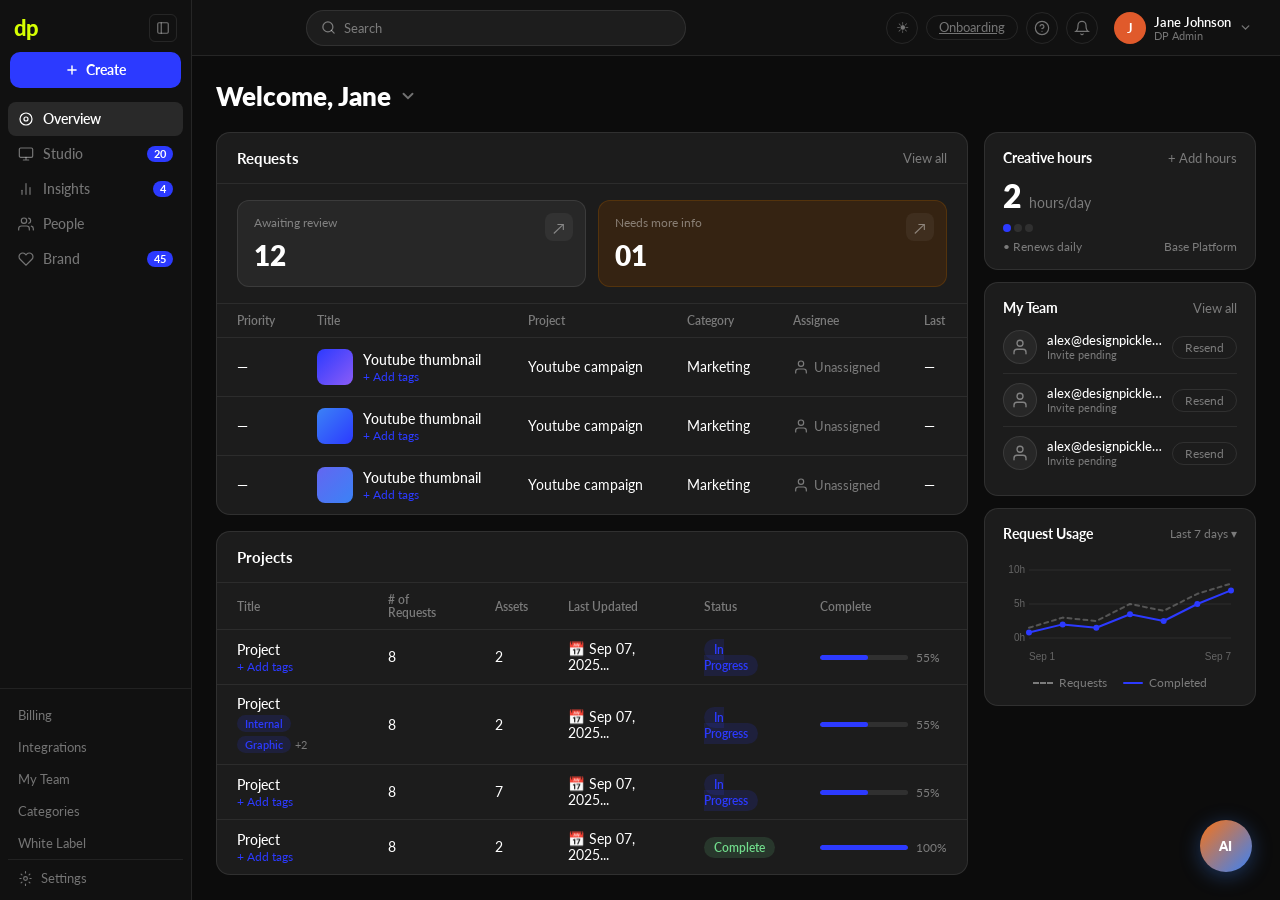
<file: index.html>
<!DOCTYPE html>
<!--
  JarCOS Dashboard  — Design Pickle
-->
<html lang="en">
<head>
<meta charset="UTF-8">
<meta name="viewport" content="width=device-width, initial-scale=1.0">
<title>dp — Dashboard</title>
<link rel="preconnect" href="https://fonts.googleapis.com">
<link href="https://fonts.googleapis.com/css2?family=Lato:wght@300;400;700;900&display=swap" rel="stylesheet">
<link rel="stylesheet" href="css/styles.css">
</head>
<body>
<div id="db-wrap">
  <!-- SIDEBAR -->
  <div class="db-sidebar">
    <div class="db-sb-top">
      <a href="index.html" class="db-logo-mark">dp</a>
      <button class="db-collapse-btn" id="db-collapse-btn" onclick="toggleDbSidebar()" title="Collapse sidebar"><svg viewBox="0 0 24 24" fill="none" stroke="currentColor" stroke-width="2" stroke-linecap="round"><rect x="3" y="3" width="18" height="18" rx="2"/><line x1="9" y1="3" x2="9" y2="21"/></svg></button>
    </div>
    <a class="db-create-btn" href="request.html"><svg viewBox="0 0 24 24"><line x1="12" y1="5" x2="12" y2="19"/><line x1="5" y1="12" x2="19" y2="12"/></svg>Create</a>
    <nav class="db-nav">
      <div class="db-nav-item active"><div class="db-nav-left"><svg viewBox="0 0 24 24" fill="none" stroke="currentColor" stroke-width="1.8" stroke-linecap="round"><path d="M3 12a9 9 0 1 0 18 0 9 9 0 0 0-18 0"/><circle cx="12" cy="12" r="3"/></svg>Overview</div></div>
      <div class="db-nav-item"><div class="db-nav-left"><svg viewBox="0 0 24 24" fill="none" stroke="currentColor" stroke-width="1.8" stroke-linecap="round"><rect x="2" y="3" width="20" height="14" rx="2"/><path d="M8 21h8M12 17v4"/></svg>Studio</div><span class="db-badge">20</span></div>
      <div class="db-nav-item"><div class="db-nav-left"><svg viewBox="0 0 24 24" fill="none" stroke="currentColor" stroke-width="1.8" stroke-linecap="round"><line x1="18" y1="20" x2="18" y2="10"/><line x1="12" y1="20" x2="12" y2="4"/><line x1="6" y1="20" x2="6" y2="14"/></svg>Insights</div><span class="db-badge">4</span></div>
      <div class="db-nav-item"><div class="db-nav-left"><svg viewBox="0 0 24 24" fill="none" stroke="currentColor" stroke-width="1.8" stroke-linecap="round"><path d="M17 21v-2a4 4 0 0 0-4-4H5a4 4 0 0 0-4 4v2"/><circle cx="9" cy="7" r="4"/><path d="M23 21v-2a4 4 0 0 0-3-3.87M16 3.13a4 4 0 0 1 0 7.75"/></svg>People</div></div>
      <div class="db-nav-item"><div class="db-nav-left"><svg viewBox="0 0 24 24" fill="none" stroke="currentColor" stroke-width="1.8" stroke-linecap="round"><path d="M20.84 4.61a5.5 5.5 0 0 0-7.78 0L12 5.67l-1.06-1.06a5.5 5.5 0 0 0-7.78 7.78l1.06 1.06L12 21.23l7.78-7.78 1.06-1.06a5.5 5.5 0 0 0 0-7.78z"/></svg>Brand</div><span class="db-badge">45</span></div>
    </nav>
    <div class="db-sb-footer">
      <div class="db-sb-link">Billing</div>
      <div class="db-sb-link">Integrations</div>
      <div class="db-sb-link">My Team</div>
      <div class="db-sb-link">Categories</div>
      <div class="db-sb-link">White Label</div>
    </div>
    <div class="db-sb-settings"><svg viewBox="0 0 24 24" fill="none" stroke="currentColor" stroke-width="1.8" stroke-linecap="round"><circle cx="12" cy="12" r="3"/><path d="M19.07 4.93l-1.41 1.41M19.07 19.07l-1.41-1.41M4.93 4.93l1.41 1.41M4.93 19.07l1.41-1.41M21 12h-2M5 12H3M12 3V1M12 23v-2"/></svg>Settings</div>
  </div>

  <!-- CONTENT -->
  <div class="db-content-area">
    <div class="db-topbar">
      <div class="db-search"><svg viewBox="0 0 24 24" fill="none" stroke="currentColor" stroke-width="2" stroke-linecap="round"><circle cx="11" cy="11" r="8"/><line x1="21" y1="21" x2="16.65" y2="16.65"/></svg><input placeholder="Search"></div>
      <div class="db-topbar-r">
        <button class="db-theme-btn" onclick="toggleDbTheme()" title="Toggle light/dark">☀</button>
        <a class="db-sb-link db-pill-link" href="onboarding.html">Onboarding</a>
        <button class="db-icon-btn"><svg viewBox="0 0 24 24" fill="none" stroke="currentColor" stroke-width="1.8" stroke-linecap="round"><circle cx="12" cy="12" r="10"/><path d="M9.09 9a3 3 0 0 1 5.83 1c0 2-3 3-3 3"/><line x1="12" y1="17" x2="12.01" y2="17"/></svg></button>
        <button class="db-icon-btn"><svg viewBox="0 0 24 24" fill="none" stroke="currentColor" stroke-width="1.8" stroke-linecap="round"><path d="M18 8A6 6 0 0 0 6 8c0 7-3 9-3 9h18s-3-2-3-9"/><path d="M13.73 21a2 2 0 0 1-3.46 0"/></svg></button>
        <div class="db-user">
          <div class="db-user-av">J</div>
          <div class="db-user-info"><div class="db-user-name">Jane Johnson</div><div class="db-user-role">DP Admin</div></div>
          <svg class="db-chevron-icon" viewBox="0 0 24 24" fill="none" stroke="currentColor" stroke-width="2.5" stroke-linecap="round"><polyline points="6 9 12 15 18 9"/></svg>
        </div>
      </div>
    </div>
    <div class="db-body">
      <div class="db-main">
        <div class="db-page-title">Welcome, Jane <svg viewBox="0 0 24 24" fill="none" stroke="currentColor" stroke-width="2.5" stroke-linecap="round"><polyline points="6 9 12 15 18 9"/></svg></div>
        <div class="db-cols">
          <div class="db-center">
            <!-- Requests card -->
            <div class="db-card">
              <div class="db-card-hd"><span class="db-card-title">Requests</span><span class="db-view-all">View all</span></div>
              <div class="db-stat-row">
                <div class="db-stat-box"><div class="db-stat-n">Awaiting review</div><div class="db-stat-v">12</div><div class="db-stat-arr">↗</div></div>
                <div class="db-stat-box warn"><div class="db-stat-n">Needs more info</div><div class="db-stat-v">01</div><div class="db-stat-arr">↗</div></div>
              </div>
              <table class="db-table">
                <thead><tr><th>Priority</th><th>Title</th><th>Project</th><th>Category</th><th>Assignee</th><th>Last</th></tr></thead>
                <tbody id="db-req-tbody">
                  <tr><td>—</td><td><div class="db-req-cell"><div class="db-req-thumb" style="background:linear-gradient(135deg,#2C3AFF,#8B5CF6)"></div><div><div class="db-req-name">Youtube thumbnail</div><div class="db-req-tag">+ Add tags</div></div></div></td><td>Youtube campaign</td><td>Marketing</td><td><div class="db-unassigned"><svg viewBox="0 0 24 24" fill="none" stroke="currentColor" stroke-width="1.8" stroke-linecap="round"><path d="M20 21v-2a4 4 0 0 0-4-4H8a4 4 0 0 0-4 4v2"/><circle cx="12" cy="7" r="4"/></svg>Unassigned</div></td><td class="db-td-muted">—</td></tr>
                  <tr><td>—</td><td><div class="db-req-cell"><div class="db-req-thumb" style="background:linear-gradient(135deg,#3B82F6,#2C3AFF)"></div><div><div class="db-req-name">Youtube thumbnail</div><div class="db-req-tag">+ Add tags</div></div></div></td><td>Youtube campaign</td><td>Marketing</td><td><div class="db-unassigned"><svg viewBox="0 0 24 24" fill="none" stroke="currentColor" stroke-width="1.8" stroke-linecap="round"><path d="M20 21v-2a4 4 0 0 0-4-4H8a4 4 0 0 0-4 4v2"/><circle cx="12" cy="7" r="4"/></svg>Unassigned</div></td><td class="db-td-muted">—</td></tr>
                  <tr><td>—</td><td><div class="db-req-cell"><div class="db-req-thumb" style="background:linear-gradient(135deg,#6366F1,#3B82F6)"></div><div><div class="db-req-name">Youtube thumbnail</div><div class="db-req-tag">+ Add tags</div></div></div></td><td>Youtube campaign</td><td>Marketing</td><td><div class="db-unassigned"><svg viewBox="0 0 24 24" fill="none" stroke="currentColor" stroke-width="1.8" stroke-linecap="round"><path d="M20 21v-2a4 4 0 0 0-4-4H8a4 4 0 0 0-4 4v2"/><circle cx="12" cy="7" r="4"/></svg>Unassigned</div></td><td class="db-td-muted">—</td></tr>
                </tbody>
              </table>
            </div>
            <!-- Projects card -->
            <div class="db-card">
              <div class="db-card-hd"><span class="db-card-title">Projects</span></div>
              <table class="db-table">
                <thead><tr><th>Title</th><th># of Requests</th><th>Assets</th><th>Last Updated</th><th>Status</th><th>Complete</th></tr></thead>
                <tbody id="db-proj-tbody">
                  <tr><td><div class="db-req-name">Project</div><div class="db-req-tag">+ Add tags</div></td><td>8</td><td>2</td><td>📅 Sep 07, 2025...</td><td><span class="db-status-tag in-progress">In Progress</span></td><td><div class="db-progress-cell"><div class="db-progress-bar"><div class="db-progress-fill" style="width:55%"></div></div><span class="db-pct-label">55%</span></div></td></tr>
                  <tr><td><div class="db-req-name">Project</div><div class="db-tag-row"><span class="db-status-tag in-progress db-tag-chip">Internal</span><span class="db-status-tag in-progress db-tag-chip">Graphic</span><span class="db-tag-more">+2</span></div></td><td>8</td><td>2</td><td>📅 Sep 07, 2025...</td><td><span class="db-status-tag in-progress">In Progress</span></td><td><div class="db-progress-cell"><div class="db-progress-bar"><div class="db-progress-fill" style="width:55%"></div></div><span class="db-pct-label">55%</span></div></td></tr>
                  <tr><td><div class="db-req-name">Project</div><div class="db-req-tag">+ Add tags</div></td><td>8</td><td>7</td><td>📅 Sep 07, 2025...</td><td><span class="db-status-tag in-progress">In Progress</span></td><td><div class="db-progress-cell"><div class="db-progress-bar"><div class="db-progress-fill" style="width:55%"></div></div><span class="db-pct-label">55%</span></div></td></tr>
                  <tr><td><div class="db-req-name">Project</div><div class="db-req-tag">+ Add tags</div></td><td>8</td><td>2</td><td>📅 Sep 07, 2025...</td><td><span class="db-status-tag complete">Complete</span></td><td><div class="db-progress-cell"><div class="db-progress-bar"><div class="db-progress-fill" style="width:100%"></div></div><span class="db-pct-label">100%</span></div></td></tr>
                </tbody>
              </table>
            </div>
          </div>
          <!-- RIGHT SIDEBAR -->
          <div class="db-right">
            <div class="db-right-card">
              <div class="db-rc-hd"><span class="db-rc-title">Creative hours</span><span class="db-rc-action">+ Add hours</span></div>
              <div class="db-hours-num">2 <span class="db-hours-unit">hours/day</span></div>
              <div class="db-hours-dot-bar"><div class="db-hours-dot"></div><div class="db-hours-dot empty"></div><div class="db-hours-dot empty"></div></div>
              <div class="db-hours-meta"><span>• Renews daily</span><span>Base Platform</span></div>
            </div>
            <div class="db-right-card">
              <div class="db-rc-hd"><span class="db-rc-title">My Team</span><span class="db-rc-action">View all</span></div>
              <div id="db-team-rows">
                <div class="db-team-row"><div class="db-team-av"><svg viewBox="0 0 24 24" fill="none" stroke="currentColor" stroke-width="1.8" stroke-linecap="round"><path d="M20 21v-2a4 4 0 0 0-4-4H8a4 4 0 0 0-4 4v2"/><circle cx="12" cy="7" r="4"/></svg></div><div class="db-team-inf"><div class="db-team-email">alex@designpickle.com</div><div class="db-team-status">Invite pending</div></div><button class="db-resend">Resend</button></div>
                <div class="db-team-row"><div class="db-team-av"><svg viewBox="0 0 24 24" fill="none" stroke="currentColor" stroke-width="1.8" stroke-linecap="round"><path d="M20 21v-2a4 4 0 0 0-4-4H8a4 4 0 0 0-4 4v2"/><circle cx="12" cy="7" r="4"/></svg></div><div class="db-team-inf"><div class="db-team-email">alex@designpickle.com</div><div class="db-team-status">Invite pending</div></div><button class="db-resend">Resend</button></div>
                <div class="db-team-row"><div class="db-team-av"><svg viewBox="0 0 24 24" fill="none" stroke="currentColor" stroke-width="1.8" stroke-linecap="round"><path d="M20 21v-2a4 4 0 0 0-4-4H8a4 4 0 0 0-4 4v2"/><circle cx="12" cy="7" r="4"/></svg></div><div class="db-team-inf"><div class="db-team-email">alex@designpickle.com</div><div class="db-team-status">Invite pending</div></div><button class="db-resend">Resend</button></div>
              </div>
            </div>
            <div class="db-right-card">
              <div class="db-rc-hd"><span class="db-rc-title">Request Usage</span><span class="db-rc-action db-rc-action-sm">Last 7 days ▾</span></div>
              <canvas id="db-chart" class="db-chart-canvas"></canvas>
              <div class="db-chart-legend">
                <div class="db-chart-legend-item"><div class="db-chart-legend-dash"></div>Requests</div>
                <div class="db-chart-legend-item"><div class="db-chart-legend-line"></div>Completed</div>
              </div>
            </div>
          </div>
        </div>
      </div>
    </div>
  </div>
</div>

<a class="db-ai-fab" href="request.html" title="Open Request Agent">
  <span class="db-ai-fab-label">AI</span>
</a>

<script>
function toggleDbSidebar() {
  const sb = document.querySelector('.db-sidebar');
  const btn = document.getElementById('db-collapse-btn');
  sb.classList.toggle('collapsed');
  const isCollapsed = sb.classList.contains('collapsed');
  btn.title = isCollapsed ? 'Expand sidebar' : 'Collapse sidebar';
  btn.querySelector('svg').style.transform = isCollapsed ? 'scaleX(-1)' : '';
  setTimeout(buildDbChart, 220); // redraw chart after transition
}

function toggleDbTheme() {
  document.getElementById('db-wrap').classList.toggle('light');
  const btn = document.querySelector('.db-theme-btn');
  if (btn) btn.textContent = document.getElementById('db-wrap').classList.contains('light') ? '🌙' : '☀';
  setTimeout(buildDbChart, 50);
}

function buildDbChart() {
  const canvas = document.getElementById('db-chart');
  if (!canvas) return;
  const dpr = window.devicePixelRatio || 1;
  const rect = canvas.getBoundingClientRect();
  const W = rect.width || 230, H = rect.height || 110;
  canvas.width = W * dpr; canvas.height = H * dpr;
  const ctx = canvas.getContext('2d');
  ctx.scale(dpr, dpr);

  const isLight = document.getElementById('db-wrap').classList.contains('light');
  const gridC = isLight ? 'rgba(0,0,0,0.07)' : 'rgba(255,255,255,0.07)';
  const labelC = isLight ? '#AAA' : 'rgba(255,255,255,0.32)';
  const mutedLine = isLight ? '#CCC' : 'rgba(255,255,255,0.25)';

  const requests  = [1.5, 3, 2.5, 5, 4, 6.5, 8];
  const completed = [0.8, 2, 1.5, 3.5, 2.5, 5, 7];
  const maxV = 10;
  const pad = {t:14, r:6, b:28, l:26};
  const cW = W - pad.l - pad.r, cH = H - pad.t - pad.b;
  const xAt = i => pad.l + (i / (requests.length - 1)) * cW;
  const yAt = v => pad.t + cH - (v / maxV) * cH;

  ctx.clearRect(0, 0, W, H);

  [0, 5, 10].forEach(v => {
    const y = yAt(v);
    ctx.strokeStyle = gridC; ctx.lineWidth = 1; ctx.setLineDash([]);
    ctx.beginPath(); ctx.moveTo(pad.l, y); ctx.lineTo(W - pad.r, y); ctx.stroke();
    ctx.fillStyle = labelC; ctx.font = `10px 'Lato',sans-serif`; ctx.textAlign = 'right';
    ctx.fillText(v + 'h', pad.l - 4, y + 3);
  });

  ['Sep 1', '', '', '', '', '', 'Sep 7'].forEach((lbl, i) => {
    if (!lbl) return;
    ctx.fillStyle = labelC; ctx.font = `10px 'Lato',sans-serif`;
    ctx.textAlign = i === 0 ? 'left' : 'right';
    ctx.fillText(lbl, xAt(i) + (i === 0 ? 0 : 0), H - 6);
  });

  function line(data, color, dashed) {
    ctx.beginPath(); ctx.strokeStyle = color; ctx.lineWidth = 2;
    ctx.setLineDash(dashed ? [4, 4] : []);
    ctx.lineJoin = 'round'; ctx.lineCap = 'round';
    data.forEach((v, i) => i === 0 ? ctx.moveTo(xAt(i), yAt(v)) : ctx.lineTo(xAt(i), yAt(v)));
    ctx.stroke(); ctx.setLineDash([]);
  }

  line(requests, mutedLine, true);
  line(completed, '#2C3AFF', false);

  ctx.fillStyle = '#2C3AFF';
  completed.forEach((v, i) => {
    ctx.beginPath(); ctx.arc(xAt(i), yAt(v), 3, 0, Math.PI * 2); ctx.fill();
  });
}

document.addEventListener('DOMContentLoaded', function() {
  setTimeout(buildDbChart, 50);
  loadLiveData();
});

function loadLiveData() {
  const statusLabel = {
    'in-review':    ['In Review',    'in-review'],
    'assets-ready': ['Assets Ready', 'assets-ready'],
    'approved':     ['Approved',     'approved'],
  };

  // ── Requests ──
  const reqs = (() => { try { return JSON.parse(localStorage.getItem('dp_requests') || '[]'); } catch(e) { return []; } })();
  const reqTbody = document.getElementById('db-req-tbody');
  reqs.forEach((r, n) => {
    const [label, cls] = statusLabel[r.status] || ['In Review', 'in-review'];
    const tr = document.createElement('tr');
    tr.className = 'db-live-row';
    tr.innerHTML = `
      <td class="db-td-muted">${n + 1}</td>
      <td><div class="db-req-cell">
        <div class="db-req-thumb" style="background:${r.accent}"></div>
        <div>
          <div class="db-req-name">${r.title}</div>
          <span class="db-req-status ${cls}">${label}</span>
        </div>
      </div></td>
      <td>${r.project || '—'}</td>
      <td>${r.type}</td>
      <td><div class="db-unassigned"><svg viewBox="0 0 24 24" fill="none" stroke="currentColor" stroke-width="1.8" stroke-linecap="round"><path d="M20 21v-2a4 4 0 0 0-4-4H8a4 4 0 0 0-4 4v2"/><circle cx="12" cy="7" r="4"/></svg>Jane Johnson</div></td>
      <td class="db-td-muted">${r.createdAt}</td>`;
    reqTbody.prepend(tr);
  });

  // ── Projects ──
  const projs = (() => { try { return JSON.parse(localStorage.getItem('dp_projects') || '[]'); } catch(e) { return []; } })();
  const projTbody = document.getElementById('db-proj-tbody');
  projs.forEach(p => {
    const pct = p.completion || 0;
    const isComplete = p.status === 'complete';
    const tr = document.createElement('tr');
    tr.className = 'db-live-row';
    tr.innerHTML = `
      <td><div class="db-req-name">${p.name}</div><div class="db-req-tag">+ Add tags</div></td>
      <td>${p.requestCount || 0}</td>
      <td>${p.assetCount || 0}</td>
      <td>📅 ${p.createdAt}</td>
      <td><span class="db-status-tag ${isComplete ? 'complete' : 'in-progress'}">${isComplete ? 'Complete' : 'In Progress'}</span></td>
      <td><div class="db-progress-cell">
        <div class="db-progress-bar"><div class="db-progress-fill" style="width:${pct}%"></div></div>
        <span class="db-pct-label">${pct}%</span>
      </div></td>`;
    projTbody.prepend(tr);
  });

  // Update stat counters
  const awaitingEl = document.querySelector('.db-stat-box .db-stat-v');
  if (awaitingEl && reqs.length) {
    const inReview = reqs.filter(r => r.status === 'in-review' || r.status === 'assets-ready').length;
    awaitingEl.textContent = String(inReview).padStart(2, '0');
  }
}
</script>
</body>
</html>
</file>
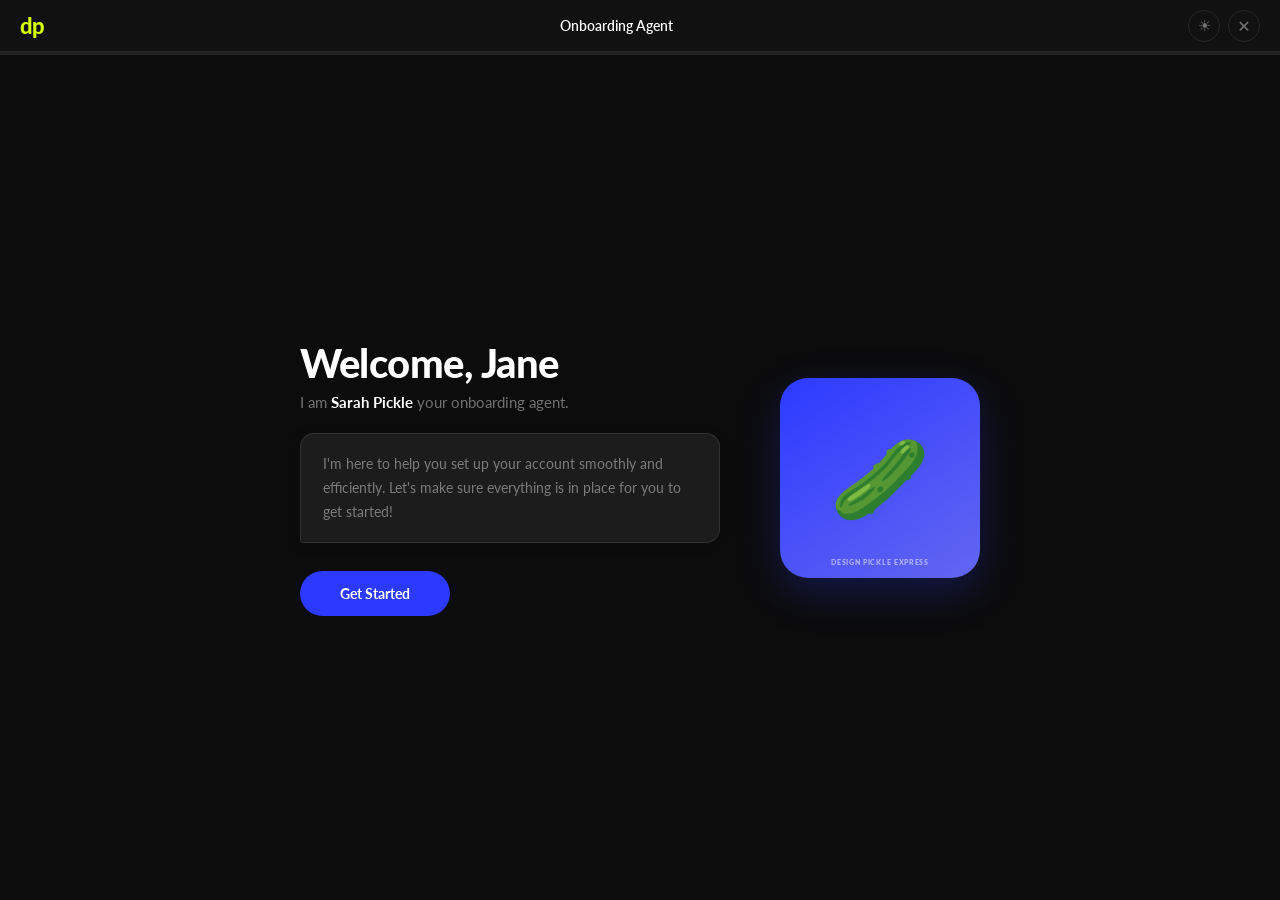
<file: onboarding.html>
<!DOCTYPE html>
<!--
  JarCOS Onboarding Agent — Design Pickle
-->
<html lang="en">
<head>
<meta charset="UTF-8">
<meta name="viewport" content="width=device-width, initial-scale=1.0">
<title>dp — Onboarding Agent</title>
<link rel="preconnect" href="https://fonts.googleapis.com">
<link href="https://fonts.googleapis.com/css2?family=Lato:wght@300;400;700;900&display=swap" rel="stylesheet">
<style>
*,*::before,*::after{box-sizing:border-box;margin:0;padding:0}
html,body{height:100%;font-family:'Lato',system-ui,sans-serif;background:var(--db-bg);color:var(--db-text)}

/* ── CSS TOKENS ── */
:root{
  --db-bg:#0C0C0C;
  --db-sb:#111;
  --db-card:#1C1C1C;
  --db-border:rgba(255,255,255,.09);
  --db-text:#fff;
  --db-muted:rgba(255,255,255,.42);
  --db-divider:rgba(255,255,255,.07);
  --db-hover:rgba(255,255,255,.05);
  --db-active:rgba(255,255,255,.1);
  --color-primary:#2C3AFF;
  --color-volt:#D5FF02;
  --color-green:#71DD8C;
  --color-orange:#F55200;
  --color-purple:#B899EB;
}
.light{
  --db-bg:#F9F9FA;
  --db-sb:#fff;
  --db-card:#fff;
  --db-border:#E5E3DF;
  --db-text:#0B0C0B;
  --db-muted:#888;
  --db-divider:#F0EDE8;
  --db-hover:#F5F4F0;
  --db-active:#EDEAE4;
}

.page{display:flex;flex-direction:column;min-height:100vh;background:var(--db-bg)}

/* Header */
.ob-header{height:52px;background:var(--db-sb);border-bottom:1px solid var(--db-border);display:flex;align-items:center;padding:0 20px;gap:16px;flex-shrink:0;position:sticky;top:0;z-index:20}
.ob-header-logo{font-size:22px;font-weight:900;letter-spacing:-.04em;text-decoration:none;line-height:1}
.light .ob-header-logo{color:#0B0C0B}
:root:not(.light) .ob-header-logo,.page:not(.light) .ob-header-logo{color:var(--color-volt)}
.ob-header-title{flex:1;text-align:center;font-size:14px;font-weight:600;color:var(--db-text)}
.ob-header-r{display:flex;align-items:center;gap:8px}
.ob-header-close{width:32px;height:32px;border-radius:50%;border:1px solid var(--db-border);background:transparent;cursor:pointer;display:flex;align-items:center;justify-content:center;color:var(--db-muted);font-size:16px;text-decoration:none;transition:all .12s}
.ob-header-close:hover{background:var(--db-hover);color:var(--db-text)}
.ob-theme-btn{width:32px;height:32px;border-radius:50%;border:1px solid var(--db-border);background:transparent;cursor:pointer;display:flex;align-items:center;justify-content:center;color:var(--db-muted);font-size:15px;transition:all .12s}
.ob-theme-btn:hover{background:var(--db-hover);color:var(--db-text)}

/* Progress bar */
.ob-prog{height:3px;background:var(--db-border);flex-shrink:0}
.ob-prog-fill{height:100%;background:var(--color-primary);width:0%;transition:width .5s ease}

/* Main */
.ob-main{flex:1;display:flex;flex-direction:column;overflow:hidden}

/* Welcome screen */
#ob-welcome{flex:1;display:flex;align-items:center;justify-content:center;padding:48px 60px;gap:60px;overflow:auto;background:var(--db-bg);flex-wrap:wrap}
#ob-welcome.hidden{display:none}
.ob-wl-copy{flex:1;min-width:260px;max-width:420px}
.ob-wl-title{font-size:40px;font-weight:900;color:var(--db-text);letter-spacing:-.5px;margin-bottom:6px}
.ob-wl-name{font-size:15px;color:var(--db-muted);margin-bottom:22px}
.ob-wl-name strong{color:var(--db-text)}
.ob-wl-bubble{background:var(--db-card);border:0.5px solid var(--db-border);border-radius:14px 14px 14px 3px;padding:18px 22px;font-size:14px;color:var(--db-muted);line-height:1.7;box-shadow:0 2px 12px rgba(0,0,0,.18);margin-bottom:28px}
.ob-get-started{padding:14px 40px;border-radius:9999px;background:var(--color-primary);color:#fff;font-family:inherit;font-size:14px;font-weight:700;border:none;cursor:pointer;transition:all .15s}
.ob-get-started:hover{background:#2834E5}
.ob-mascot-img{width:200px;height:200px;border-radius:28px;background:linear-gradient(145deg,#2C3AFF,#6366F1);display:flex;align-items:center;justify-content:center;font-size:80px;box-shadow:0 14px 40px rgba(44,58,255,.25);position:relative;overflow:hidden}
.ob-mascot-img::after{content:'DESIGN PICKLE EXPRESS';position:absolute;bottom:12px;left:50%;transform:translateX(-50%);font-size:7px;font-weight:800;letter-spacing:.1em;color:rgba(255,255,255,.5);white-space:nowrap}

/* Chat area */
#ob-chat{display:none;flex-direction:column;flex:1;overflow:hidden;background:var(--db-card)}
#ob-chat.active{display:flex;flex:1;min-height:0}
.ob-msgs{flex:1;overflow-y:auto;padding:18px 20px;display:flex;flex-direction:column;gap:10px}
.ob-msgs::-webkit-scrollbar{width:4px}
.ob-msgs::-webkit-scrollbar-thumb{background:var(--db-border);border-radius:2px}
.ob-input-bar{border-top:0.5px solid var(--db-border);padding:11px 16px;background:var(--db-sb);flex-shrink:0;display:flex;flex-direction:column;gap:7px}
.ob-input-row{display:flex;align-items:flex-end;gap:9px}
.ob-input-ta{flex:1;background:var(--db-hover);border:0.5px solid var(--db-border);border-radius:12px;padding:10px 14px;font-size:13px;color:var(--db-text);min-height:42px;max-height:100px;font-family:inherit;resize:none;outline:none;transition:all .15s}
.ob-input-ta::placeholder{color:var(--db-muted)}
.ob-input-ta:focus{background:var(--db-card);border-color:rgba(255,255,255,.22)}
.light .ob-input-ta:focus{border-color:#C8C5BF}
.ob-send{width:38px;height:38px;border-radius:50%;border:none;background:var(--color-primary);display:flex;align-items:center;justify-content:center;cursor:pointer;flex-shrink:0;align-self:flex-end;transition:all .15s}
.ob-send:hover{background:#2834E5}
.ob-send.off{background:rgba(200,200,200,.3);cursor:not-allowed}
.ob-send svg{width:15px;height:15px;fill:#fff}
.ob-hint{font-size:11px;color:var(--db-muted);padding:0 2px}

/* Bubbles */
.msg{display:flex;align-items:flex-end;gap:9px;max-width:90%;animation:fadeUp .2s ease;flex-shrink:0}
.msg.ai{align-self:flex-start}.msg.user{align-self:flex-end;flex-direction:row-reverse}
.av{width:28px;height:28px;border-radius:50%;display:flex;align-items:center;justify-content:center;font-size:9px;font-weight:700;flex-shrink:0}
.av.ai{background:var(--color-primary);color:#fff}.av.us{background:var(--db-text);color:var(--db-bg)}
.bub{padding:10px 14px;border-radius:18px;font-size:13px;line-height:1.6;white-space:pre-wrap;word-break:break-word}
.msg.ai .bub{background:var(--db-card);border:0.5px solid var(--db-border);border-bottom-left-radius:3px;color:var(--db-text);box-shadow:0 1px 3px rgba(0,0,0,.18)}
.msg.user .bub{background:var(--color-primary);color:#fff;border-bottom-right-radius:3px}

/* Step card */
.ob-step-card{align-self:flex-start;flex-shrink:0;margin-left:37px;width:min(500px,95%);background:var(--db-card);border:0.5px solid var(--db-border);border-radius:14px;overflow:hidden;animation:fadeUp .28s ease;box-shadow:0 2px 10px rgba(0,0,0,.22);display:flex;flex-direction:column;max-height:min(680px,82vh)}
.ob-step-card.used{opacity:.3;pointer-events:none}
.ob-sc-body{padding:18px 20px;overflow-y:auto;flex:1;min-height:200px}
.ob-sc-q{font-size:15px;font-weight:700;color:var(--db-text);margin-bottom:4px}
.ob-sc-hint{font-size:12px;color:var(--db-muted);margin-bottom:16px;line-height:1.5}

/* Dropdown */
.ob-dropdown-wrap{position:relative}
.ob-dropdown-btn{width:100%;padding:11px 14px;border:0.5px solid var(--db-border);border-radius:10px;background:var(--db-hover);font-family:inherit;font-size:13.5px;color:var(--db-text);text-align:left;cursor:pointer;display:flex;align-items:center;justify-content:space-between;transition:border-color .12s}
.ob-dropdown-btn:hover{border-color:rgba(255,255,255,.22)}
.ob-dropdown-btn.open{border-color:var(--color-primary);border-radius:10px 10px 0 0}
.ob-dropdown-btn svg{width:16px;height:16px;flex-shrink:0;transition:transform .2s;color:var(--db-muted)}
.ob-dropdown-btn.open svg{transform:rotate(180deg)}
.ob-dropdown-menu{position:absolute;top:100%;left:0;right:0;background:var(--db-card);border:0.5px solid var(--db-border);border-top:none;border-radius:0 0 10px 10px;overflow:hidden;box-shadow:0 4px 16px rgba(0,0,0,.3);z-index:50}
.ob-dd-item{padding:12px 14px;font-size:13.5px;color:var(--db-text);cursor:pointer;display:flex;align-items:center;justify-content:space-between;transition:background .1s}
.ob-dd-item:hover{background:var(--db-hover)}
.ob-dd-item.sel{color:var(--db-text);font-weight:500}
.ob-dd-item .ob-check{width:16px;height:16px;flex-shrink:0;color:var(--color-primary)}

/* URL inputs */
.ob-url-row{display:flex;align-items:center;gap:8px;margin-bottom:8px}
.ob-url-input{flex:1;padding:11px 14px;border:0.5px solid var(--db-border);border-radius:10px;background:var(--db-hover);font-family:inherit;font-size:13px;color:var(--db-text);outline:none;transition:border-color .12s}
.ob-url-input:focus{border-color:var(--color-primary)}
.ob-url-input::placeholder{color:var(--db-muted)}
.ob-url-icon-btn{width:34px;height:34px;border-radius:50%;border:0.5px solid var(--db-border);background:var(--db-hover);display:flex;align-items:center;justify-content:center;cursor:pointer;flex-shrink:0;color:var(--db-text);font-size:18px;transition:all .12s}
.ob-url-icon-btn:hover{border-color:rgba(255,255,255,.3)}
.ob-upload-link{display:flex;align-items:center;gap:6px;font-size:13px;color:var(--db-muted);cursor:pointer;margin-top:4px;width:fit-content}
.ob-upload-link:hover{color:var(--db-text)}
.ob-upload-link svg{width:16px;height:16px}

/* Brand preview */
.ob-brand-scan{margin-top:14px;border:0.5px solid var(--db-border);border-radius:12px;overflow:hidden;animation:fadeUp .25s ease}
.ob-brand-scan-head{background:var(--db-hover);padding:10px 14px;display:flex;align-items:center;gap:8px;border-bottom:0.5px solid var(--db-border)}
.ob-brand-scan-dot{width:8px;height:8px;border-radius:50%;background:var(--color-primary);flex-shrink:0}
.ob-brand-scan-label{font-size:11px;font-weight:700;letter-spacing:.06em;text-transform:uppercase;color:var(--color-primary)}
.ob-brand-scan-url{font-size:11px;color:var(--db-muted);margin-left:auto;white-space:nowrap;overflow:hidden;text-overflow:ellipsis;max-width:160px}
.ob-brand-loading{padding:20px;display:flex;flex-direction:column;align-items:center;gap:10px}
.ob-brand-bar{width:100%;height:4px;background:var(--db-border);border-radius:2px;overflow:hidden}
.ob-brand-bar-fill{height:100%;background:linear-gradient(90deg,var(--color-primary),#6366F1);border-radius:2px;animation:brandScan 1.8s ease-in-out forwards}
@keyframes brandScan{0%{width:0%}60%{width:75%}100%{width:100%}}
.ob-brand-scan-msg{font-size:12px;color:var(--db-muted)}
.ob-brand-result{padding:14px}
.ob-brand-logo-row{display:flex;align-items:center;gap:10px;margin-bottom:14px}
.ob-brand-favicon{width:36px;height:36px;border-radius:8px;background:var(--db-hover);border:0.5px solid var(--db-border);display:flex;align-items:center;justify-content:center;overflow:hidden;flex-shrink:0}
.ob-brand-favicon img{width:28px;height:28px;object-fit:contain}
.ob-brand-domain{font-size:13px;font-weight:600;color:var(--db-text)}
.ob-brand-domain-sub{font-size:11px;color:var(--db-muted)}
.ob-brand-section{margin-bottom:12px}
.ob-brand-section-lbl{font-size:9px;font-weight:700;letter-spacing:.1em;text-transform:uppercase;color:var(--db-muted);margin-bottom:6px}
.ob-brand-colors{display:flex;gap:6px;flex-wrap:wrap}
.ob-brand-swatch{width:32px;height:32px;border-radius:8px;border:0.5px solid rgba(255,255,255,.1);cursor:default;position:relative;transition:transform .1s}
.ob-brand-swatch:hover{transform:scale(1.12)}
.ob-brand-swatch-hex{position:absolute;bottom:-18px;left:50%;transform:translateX(-50%);font-size:9px;color:var(--db-muted);white-space:nowrap;opacity:0;transition:opacity .15s}
.ob-brand-swatch:hover .ob-brand-swatch-hex{opacity:1}
.ob-brand-fonts{display:flex;gap:6px;flex-wrap:wrap}
.ob-brand-font-tag{padding:4px 10px;border-radius:9999px;background:var(--db-hover);border:0.5px solid var(--db-border);font-size:11px;color:var(--db-text)}

/* Project / category */
.ob-proj-name{width:100%;padding:11px 14px;border:0.5px solid var(--db-border);border-radius:10px;background:var(--db-hover);font-family:inherit;font-size:13px;color:var(--db-text);outline:none;transition:border-color .12s;margin-bottom:14px}
.ob-proj-name:focus{border-color:var(--color-primary)}
.ob-proj-name::placeholder{color:var(--db-muted)}
.ob-cats-grid{display:flex;flex-wrap:wrap;gap:7px}
.ob-cat-pill{padding:7px 13px;border:0.5px solid var(--db-border);border-radius:9999px;font-size:12.5px;color:var(--db-muted);cursor:pointer;transition:all .12s;display:flex;align-items:center;gap:5px;position:relative;user-select:none}
.ob-cat-pill:hover{border-color:rgba(255,255,255,.3);color:var(--db-text)}
.ob-cat-pill.sel{border-color:var(--color-primary);background:rgba(44,58,255,.15);color:#fff}
.ob-cat-pill .ob-pill-count{background:var(--color-primary);color:#fff;font-size:10px;font-weight:700;width:18px;height:18px;border-radius:50%;display:flex;align-items:center;justify-content:center}
.ob-cat-pill svg{width:12px;height:12px;transition:transform .15s;color:var(--db-muted)}
.ob-cat-pill.sel svg{transform:rotate(180deg)}
.ob-cat-dropdown{position:absolute;top:calc(100% + 6px);left:0;min-width:200px;background:var(--db-card);border:0.5px solid var(--db-border);border-radius:12px;box-shadow:0 8px 24px rgba(0,0,0,.4);padding:8px 0;z-index:60;animation:fadeUp .15s ease}
.ob-cat-sub{padding:9px 14px;font-size:13px;color:var(--db-text);display:flex;align-items:center;gap:9px;cursor:pointer;transition:background .1s}
.ob-cat-sub:hover{background:var(--db-hover)}
.ob-cat-sub input[type="checkbox"]{width:16px;height:16px;accent-color:var(--color-primary);cursor:pointer}

/* Email tags */
.ob-email-wrap{border:0.5px solid var(--db-border);border-radius:10px;padding:10px 12px;min-height:50px;display:flex;flex-wrap:wrap;gap:6px;align-items:flex-start;cursor:text;transition:border-color .12s;background:var(--db-hover)}
.ob-email-wrap:focus-within{border-color:var(--color-primary)}
.ob-email-tag{padding:4px 10px;border-radius:9999px;background:var(--db-active);border:0.5px solid var(--db-border);font-size:12.5px;color:var(--db-text);display:flex;align-items:center;gap:5px;white-space:nowrap}
.ob-email-tag.invalid{background:rgba(239,68,68,.15);border-color:#EF4444;color:#EF4444}
.ob-email-tag-x{cursor:pointer;color:var(--db-muted);font-size:12px;transition:color .1s}
.ob-email-tag-x:hover{color:#EF4444}
.ob-email-input{border:none;outline:none;font-family:inherit;font-size:13px;color:var(--db-text);min-width:140px;background:transparent;flex:1}
.ob-email-input::placeholder{color:var(--db-muted)}
.ob-email-error{font-size:11.5px;color:#EF4444;margin-top:5px;display:flex;align-items:center;gap:4px}
.ob-pending{margin-top:14px}
.ob-pending-hd{font-size:13px;font-weight:700;color:var(--db-text);margin-bottom:3px}
.ob-pending-sub{font-size:11.5px;color:var(--db-muted);margin-bottom:10px}
.ob-invite-row{display:flex;align-items:center;justify-content:space-between;padding:11px 0;border-top:0.5px solid var(--db-divider)}
.ob-invite-email{font-size:13px;color:var(--db-text)}
.ob-invite-cancel{padding:4px 11px;border:0.5px solid var(--db-border);border-radius:9999px;font-family:inherit;font-size:11px;color:var(--db-muted);cursor:pointer;background:transparent;transition:all .12s}
.ob-invite-cancel:hover{border-color:#EF4444;color:#EF4444}

/* Integration tiles */
.ob-integ-grid{display:grid;grid-template-columns:repeat(3,1fr);gap:12px}
.ob-integ-tile{border:1.5px solid var(--db-border);border-radius:14px;padding:20px 16px;display:flex;flex-direction:column;align-items:center;gap:10px;cursor:pointer;transition:all .15s;position:relative;background:var(--db-hover)}
.ob-integ-tile:hover{border-color:rgba(255,255,255,.22);background:var(--db-card)}
.ob-integ-tile.sel{border-color:var(--color-primary);background:rgba(44,58,255,.1)}
.ob-integ-tile.sel .ob-integ-check{opacity:1}
.ob-integ-check{position:absolute;top:10px;right:10px;width:22px;height:22px;border-radius:6px;background:var(--color-primary);display:flex;align-items:center;justify-content:center;opacity:0;transition:opacity .15s;font-size:11px;color:#fff;font-weight:700}
.ob-integ-icon{width:52px;height:52px;border-radius:12px;display:flex;align-items:center;justify-content:center;font-size:24px}
.ob-integ-name{font-size:13px;font-weight:600;color:var(--db-text)}

/* Video placeholder */
.ob-video-placeholder{width:100%;height:220px;background:linear-gradient(135deg,#2A2A2A,#444);display:flex;align-items:center;justify-content:center;border-radius:12px;position:relative}
.ob-play-btn{width:56px;height:56px;border-radius:50%;background:rgba(0,0,0,.7);display:flex;align-items:center;justify-content:center;border:none;cursor:pointer;transition:background .15s}
.ob-play-btn:hover{background:rgba(0,0,0,.85)}
.ob-play-btn::after{content:'';width:0;height:0;border-style:solid;border-width:10px 0 10px 20px;border-color:transparent transparent transparent #FFD700;margin-left:4px}

/* Step card footer */
.ob-sc-footer{padding:14px 20px;border-top:0.5px solid var(--db-divider);display:flex;gap:8px;background:var(--db-sb)}
.ob-back-btn{flex:1;max-width:120px;padding:11px;border-radius:10px;border:0.5px solid var(--db-border);background:transparent;font-family:inherit;font-size:13px;font-weight:500;color:var(--db-muted);cursor:pointer;transition:all .15s;display:flex;align-items:center;justify-content:center;gap:5px}
.ob-back-btn:hover{border-color:rgba(255,255,255,.3);color:var(--db-text)}
.ob-next-btn{flex:1;padding:11px;border-radius:10px;background:var(--color-primary);color:#fff;font-family:inherit;font-size:13px;font-weight:700;border:none;cursor:pointer;transition:all .15s;display:flex;align-items:center;justify-content:center;gap:5px}
.ob-next-btn:hover{background:#2834E5}
.ob-next-btn.off{background:rgba(200,200,200,.25);cursor:not-allowed}

/* Upload modal */
.upload-modal-back{position:fixed;inset:0;background:rgba(0,0,0,.55);z-index:200;display:none;align-items:center;justify-content:center}
.upload-modal-back.show{display:flex}
.upload-modal{background:var(--db-card);border-radius:20px;width:540px;max-width:94vw;padding:28px;box-shadow:0 16px 48px rgba(0,0,0,.5);animation:fadeUp .25s ease;border:0.5px solid var(--db-border)}
.um-hd{display:flex;align-items:center;justify-content:space-between;margin-bottom:20px}
.um-title{font-size:17px;font-weight:700;color:var(--db-text)}
.um-close{width:30px;height:30px;border-radius:50%;border:none;background:var(--db-hover);color:var(--db-muted);font-size:15px;cursor:pointer;display:flex;align-items:center;justify-content:center;transition:background .12s}
.um-close:hover{background:var(--db-active)}
.um-drop{border:1.5px dashed var(--db-border);border-radius:14px;padding:36px 24px;display:flex;flex-direction:column;align-items:center;gap:10px;background:var(--db-hover);cursor:pointer;transition:all .15s;margin-bottom:20px}
.um-drop:hover{border-color:var(--color-primary);background:rgba(44,58,255,.08)}
.um-drop-icon{width:44px;height:44px;border-radius:12px;background:var(--db-card);border:0.5px solid var(--db-border);display:flex;align-items:center;justify-content:center;box-shadow:0 2px 8px rgba(0,0,0,.2)}
.um-drop-icon svg{width:22px;height:22px;color:var(--db-muted)}
.um-drop-text{font-size:13.5px;color:var(--db-muted);text-align:center}
.um-drop-text a{color:var(--color-primary);text-decoration:none;font-weight:600}
.um-drop-sub{font-size:12px;color:var(--db-muted)}
.um-files-hd{font-size:13px;font-weight:600;color:var(--db-muted);margin-bottom:8px}
.um-file-row{display:flex;align-items:center;gap:10px;padding:10px 0;border-top:0.5px solid var(--db-divider)}
.um-file-icon{width:32px;height:32px;border-radius:7px;background:var(--db-hover);display:flex;align-items:center;justify-content:center;flex-shrink:0}
.um-file-icon svg{width:17px;height:17px;color:var(--db-muted)}
.um-file-inf{flex:1;min-width:0}
.um-file-nm{font-size:13px;font-weight:500;color:var(--db-text)}
.um-file-sz{font-size:11.5px;color:var(--db-muted)}
.um-file-x{width:24px;height:24px;border-radius:50%;border:none;background:var(--db-hover);color:var(--db-muted);font-size:12px;cursor:pointer;display:flex;align-items:center;justify-content:center}
.um-file-x:hover{background:var(--db-active)}
.um-actions{display:flex;gap:10px;justify-content:flex-end;margin-top:20px}
.um-cancel{padding:10px 22px;border-radius:9999px;border:0.5px solid var(--db-border);background:transparent;font-family:inherit;font-size:13px;font-weight:500;color:var(--db-muted);cursor:pointer;transition:all .12s}
.um-cancel:hover{border-color:rgba(255,255,255,.3);color:var(--db-text)}
.um-select{padding:10px 22px;border-radius:9999px;border:none;background:var(--color-primary);color:#fff;font-family:inherit;font-size:13px;font-weight:600;cursor:pointer;transition:all .12s}
.um-select:hover{background:#2834E5}

@keyframes fadeUp{from{opacity:0;transform:translateY(7px)}to{opacity:1;transform:translateY(0)}}
@keyframes db{0%,60%,100%{transform:translateY(0);background:var(--db-muted)}30%{transform:translateY(-4px);background:var(--color-primary)}}
</style>
</head>
<body>
<div class="page" id="page">

  <!-- HEADER -->
  <header class="ob-header">
    <a href="index.html" class="ob-header-logo">dp</a>
    <div class="ob-header-title">Onboarding Agent</div>
    <div class="ob-header-r">
      <button class="ob-theme-btn" onclick="toggleTheme()" title="Toggle theme">☀</button>
      <a href="index.html" class="ob-header-close" title="Close">✕</a>
    </div>
  </header>

  <!-- PROGRESS BAR -->
  <div class="ob-prog"><div class="ob-prog-fill" id="ob-pf"></div></div>

  <!-- MAIN -->
  <div class="ob-main">

    <!-- WELCOME SCREEN -->
    <div id="ob-welcome" style="flex:1;display:flex;align-items:center;justify-content:center;padding:48px 60px;gap:60px;overflow:auto;background:var(--db-bg);flex-wrap:wrap">
      <div class="ob-wl-copy">
        <div class="ob-wl-title">Welcome, Jane</div>
        <div class="ob-wl-name">I am <strong>Sarah Pickle</strong> your onboarding agent.</div>
        <div class="ob-wl-bubble">
          I'm here to help you set up your account smoothly and efficiently. Let's make sure everything is in place for you to get started!
        </div>
        <button class="ob-get-started" onclick="obStart()">Get Started</button>
      </div>
      <div style="flex-shrink:0">
        <div class="ob-mascot-img">🥒</div>
      </div>
    </div>

    <!-- CHAT AREA -->
    <div id="ob-chat" style="display:none;flex-direction:column;flex:1;overflow:hidden;background:var(--db-card)">
      <div id="ob-msgs" class="ob-msgs"></div>
      <div class="ob-input-bar">
        <div class="ob-input-row">
          <textarea id="ob-fi" placeholder="Type a message..." rows="1" class="ob-input-ta" oninput="this.style.height='auto';this.style.height=Math.min(this.scrollHeight,100)+'px'"></textarea>
          <button class="ob-send off" id="ob-nb" onclick="obSend()"><svg viewBox="0 0 24 24"><path d="M22 2L11 13"/><path d="M22 2L15 22 11 13 2 9l20-7z"/></svg></button>
        </div>
        <div id="ob-hint" class="ob-hint">Complete each step to continue</div>
      </div>
    </div>

  </div><!-- /ob-main -->

</div><!-- /page -->

<!-- UPLOAD MODAL -->
<div class="upload-modal-back" id="upload-modal-back">
  <div class="upload-modal">
    <div class="um-hd"><span class="um-title">Select files to upload</span><button class="um-close" onclick="closeUploadModal()">&#x2715;</button></div>
    <div class="um-drop" onclick="document.getElementById('um-file-input').click()">
      <div class="um-drop-icon"><svg viewBox="0 0 24 24" fill="none" stroke="currentColor" stroke-width="2" stroke-linecap="round" stroke-linejoin="round"><polyline points="16 16 12 12 8 16"/><line x1="12" y1="12" x2="12" y2="21"/><path d="M20.39 18.39A5 5 0 0 0 18 9h-1.26A8 8 0 1 0 3 16.3"/></svg></div>
      <div class="um-drop-text">Drag and drop your file here or <a>choose file</a></div>
      <div class="um-drop-sub">File must be <strong>PDF</strong> format</div>
      <input type="file" id="um-file-input" style="display:none" accept=".pdf">
    </div>
    <div class="um-files-hd">Selected files</div>
    <div class="um-file-row"><div class="um-file-icon"><svg viewBox="0 0 24 24" fill="none" stroke="currentColor" stroke-width="1.8"><path d="M14 2H6a2 2 0 0 0-2 2v16a2 2 0 0 0 2 2h12a2 2 0 0 0 2-2V8z"/><polyline points="14 2 14 8 20 8"/></svg></div><div class="um-file-inf"><div class="um-file-nm">File name.PDF</div><div class="um-file-sz">30 MB</div></div><button class="um-file-x">&#x2715;</button></div>
    <div class="um-actions"><button class="um-cancel" onclick="closeUploadModal()">Cancel</button><button class="um-select" onclick="closeUploadModal()">Select</button></div>
  </div>
</div>

<script>
/* ── THEME ── */
function toggleTheme() {
  document.getElementById('page').classList.toggle('light');
  document.body.classList.toggle('light');
  const btn = document.querySelector('.ob-theme-btn');
  if (btn) btn.textContent = document.getElementById('page').classList.contains('light') ? '🌙' : '☀';
}

/* ── ONBOARDING DATA ── */
const OB = {
  step: 0,
  data: { timezone:'EST (US Eastern)', urls:[], project:'', categories:{}, emails:[], integrations:[], files:[] },
  emailError: null,
};

const OB_STEPS = [
  { id:'timezone', q:"What's your preferred timezone?", hint:"We'll use this to deliver work in your preferred working hours." },
  { id:'website',  q:"Enter your website", hint:"We'll analyze your site to create your brand profile using your colors, logos, images, and fonts." },
  { id:'project',  q:"Start your first project", hint:"Choose at least 3 types of request you'll need for your project." },
  { id:'team',     q:"Invite members to your team", hint:"You can add up to 4 members" },
  { id:'integrations', q:"Would you like to integrate any of these tools?", hint:"Connect your tools to get a full view of your workflow in one place." },
  { id:'video',    q:"Message from our CEO Russ Perry", hint:"A personal welcome from our founder." },
];

const OB_CAT_SUBS = {
  'Brand & Identity': ['Logo','Visual Identity Systems','Brand Guidelines','Business Card','Stationery','Corporate Collateral'],
  'Marketing & Advertising': ['Social Media Ads','Email Campaign','Banner Ads','Flyer','Brochure'],
  'Digital & Web': ['Landing Page','Website Banner','Icon Set','App Screenshot'],
  'Apparel & Merchandise': ['T-Shirt Design','Hat Design','Tote Bag','Sticker'],
  'Corporate & Internal': ['Presentation','Internal Newsletter','Org Chart','Signage'],
  'Ebooks & Digital Report': ['Ebook Design','Report Layout','Infographic','One-Pager'],
  'Environmental & Event': ['Event Banner','Trade Show Booth','Stage Backdrop'],
  'Illustration & Artwork': ['Custom Illustration','Character Design','Pattern Design'],
  'Motion & Video': ['Animated Ad','Logo Animation','GIF','Video Thumbnail'],
  'Presentations': ['Pitch Deck','Sales Deck','Investor Presentation'],
  'Print': ['Poster','Postcard','Business Card','Menu Design'],
  'Product & Packaging': ['Product Label','Packaging Design','Box Design'],
};

const OB_TZONES = ['EST (US Eastern)','PST (US Pacific)','CST (US Central)','MST (US Mountain)','UK (BST/GMT)','CET (Central European)','ACST (Australia Central)','JST (Japan Standard)'];

const OB_SA_MSGS = [
  "Perfect! I'll make sure your work arrives during your working hours.",
  "Great! I'm analyzing your brand to get everything set up.",
  "Nice! Your first project is ready to go.",
  "Invites sent! Your team will be able to collaborate in no time.",
  "Awesome! Your tools are connected. Everything in one place.",
  "Wasn't that great? Russ is excited to have you on board. You're all set!"
];

function esc(s){return String(s).replace(/&/g,'&amp;').replace(/</g,'&lt;').replace(/>/g,'&gt;').replace(/\n/g,'<br>');}
function scrOB(){setTimeout(()=>{const m=document.getElementById('ob-msgs');m.scrollTop=m.scrollHeight;},40);}

function obStart() {
  document.getElementById('ob-welcome').style.display = 'none';
  const chat = document.getElementById('ob-chat');
  chat.style.display = 'flex'; chat.style.flexDirection = 'column';
  chat.style.flex = '1'; chat.style.overflow = 'hidden';
  OB.step = 0;
  obRunStep(0);
}

function obRunStep(i) {
  if (i >= OB_STEPS.length) { obFinish(); return; }
  const step = OB_STEPS[i];
  OB.step = i;
  obUpdateProgress(i);
  const greetings = [
    "First things first — let's make sure you get your work at the right time.",
    "Now let me analyze your brand! Drop in your website URL and I'll pull your colors, logos, and fonts.",
    "Let's get your first project set up. I just need a name and the types of design work you'll need.",
    "Who else should have access? I can send invites right now.",
    "Want to connect any of your tools? It makes everything so much smoother.",
    "Before you dive in, a personal welcome from our CEO Russ Perry. He's excited to have you on board!",
  ];
  obAddAI(greetings[i]);
  setTimeout(() => { obAddStepCard(step, i); scrOB(); }, 400);
}

function obAddAI(text) {
  const msgs = document.getElementById('ob-msgs');
  const w = document.createElement('div'); w.className = 'msg ai';
  w.innerHTML = `<div class="av ai" style="font-size:8px">SP</div><div class="bub">${esc(text)}</div>`;
  msgs.appendChild(w); scrOB();
}
function obAddUser(text) {
  const msgs = document.getElementById('ob-msgs');
  const w = document.createElement('div'); w.className = 'msg user';
  w.innerHTML = `<div class="av us">YOU</div><div class="bub">${esc(text)}</div>`;
  msgs.appendChild(w); scrOB();
}

function obUpdateProgress(i) {
  document.getElementById('ob-pf').style.width = Math.round((i / OB_STEPS.length) * 100) + '%';
}

function obAddStepCard(step, i) {
  const msgs = document.getElementById('ob-msgs');
  const card = document.createElement('div');
  card.className = 'ob-step-card';
  card.id = 'ob-card-' + i;

  let body = `<div class="ob-sc-body"><div class="ob-sc-q">${step.q}</div><div class="ob-sc-hint">${step.hint}</div>`;

  if (step.id === 'timezone') {
    body += `<div class="ob-dropdown-wrap">
      <button class="ob-dropdown-btn" id="ob-tz-btn" onclick="obToggleDD('ob-tz-menu','ob-tz-btn')">
        <span id="ob-tz-val">EST (US Eastern)</span>
        <svg viewBox="0 0 24 24" fill="none" stroke="currentColor" stroke-width="2.5" stroke-linecap="round"><polyline points="6 9 12 15 18 9"/></svg>
      </button>
      <div class="ob-dropdown-menu" id="ob-tz-menu" style="display:none">
        ${OB_TZONES.map(tz => `<div class="ob-dd-item${tz===OB.data.timezone?' sel':''}" onclick="obSelectTZ('${tz}')">${tz}${tz===OB.data.timezone?'<svg class="ob-check" viewBox="0 0 24 24" fill="none" stroke="currentColor" stroke-width="3" stroke-linecap="round"><polyline points="20 6 9 17 4 12"/></svg>':''}</div>`).join('')}
      </div>
    </div>`;
  }

  if (step.id === 'website') {
    body += `<div id="ob-url-container">
      <div class="ob-url-row"><input class="ob-url-input" id="ob-url-0" placeholder="https://www.example.com" type="url" oninput="obUrlChange(this.value)"><button class="ob-url-icon-btn" onclick="obAddUrlField()" title="Add another URL">+</button></div>
    </div>
    <div style="margin-top:8px"><span class="ob-upload-link" onclick="openUploadModal()"><svg viewBox="0 0 24 24" fill="none" stroke="currentColor" stroke-width="2" stroke-linecap="round"><polyline points="16 16 12 12 8 16"/><line x1="12" y1="12" x2="12" y2="21"/><path d="M20.39 18.39A5 5 0 0 0 18 9h-1.26A8 8 0 1 0 3 16.3"/></svg>Or &nbsp; Upload file</span></div>
    <div id="ob-brand-preview"></div>`;
  }

  if (step.id === 'project') {
    body += `<input class="ob-proj-name" id="ob-proj-name" placeholder="Project name (e.g. Social media campaign)" value="${esc(OB.data.project)}" oninput="OB.data.project=this.value">
    <div class="ob-cats-grid" id="ob-cats-grid">
      ${Object.keys(OB_CAT_SUBS).map(cat => {
        const count = (OB.data.categories[cat]||[]).length;
        return `<div class="ob-cat-pill${count>0?' sel':''}" id="obcat-${esc(cat)}" onclick="obToggleCat(event,'${cat}')">
          ${esc(cat)} ${count>0?`<span class="ob-pill-count">${count}</span>`:''}<svg viewBox="0 0 24 24" fill="none" stroke="currentColor" stroke-width="2.5" stroke-linecap="round"><polyline points="6 9 12 15 18 9"/></svg>
        </div>`;
      }).join('')}
    </div>`;
  }

  if (step.id === 'team') {
    body += `<div class="ob-email-wrap" id="ob-email-wrap" onclick="document.getElementById('ob-email-input').focus()">
      <input class="ob-email-input" id="ob-email-input" placeholder="Email address" onkeydown="obEmailKey(event)" onblur="obEmailBlur()">
      <button style="margin-left:auto;padding:5px 12px;border:0.5px solid var(--db-border);border-radius:9999px;background:transparent;font-family:inherit;font-size:11.5px;color:var(--db-muted);cursor:pointer;flex-shrink:0;transition:all .12s" onclick="obSendInvites()">
        <svg width="12" height="12" viewBox="0 0 24 24" fill="none" stroke="currentColor" stroke-width="2" stroke-linecap="round" style="margin-right:4px;vertical-align:middle"><path d="M17 21v-2a4 4 0 0 0-4-4H5a4 4 0 0 0-4 4v2"/><circle cx="9" cy="7" r="4"/><path d="M23 21v-2a4 4 0 0 0-3-3.87"/><path d="M16 3.13a4 4 0 0 1 0 7.75"/></svg> Send invites
      </button>
    </div>
    <div id="ob-email-error" class="ob-email-error" style="display:none"></div>
    <div id="ob-pending-list" style="display:none">
      <div class="ob-pending" id="ob-pending-inner">
        <div class="ob-pending-hd">Pending invitations (<span id="ob-pending-count">0</span>)</div>
        <div class="ob-pending-sub">You can always manage or remove team members later in settings</div>
        <div id="ob-pending-rows"></div>
      </div>
    </div>`;
  }

  if (step.id === 'integrations') {
    body += `<div class="ob-integ-grid">
      <div class="ob-integ-tile" id="ob-integ-slack" onclick="obToggleInteg('slack')">
        <div class="ob-integ-check">&#x2713;</div>
        <div class="ob-integ-icon" style="background:rgba(255,255,255,.05)">
          <svg width="28" height="28" viewBox="0 0 24 24"><path d="M14.5 10c-.83 0-1.5-.67-1.5-1.5v-5c0-.83.67-1.5 1.5-1.5s1.5.67 1.5 1.5v5c0 .83-.67 1.5-1.5 1.5z" fill="#E01E5A"/><path d="M20.5 10H19V8.5c0-.83.67-1.5 1.5-1.5s1.5.67 1.5 1.5-.67 1.5-1.5 1.5z" fill="#E01E5A"/><path d="M9.5 14c.83 0 1.5.67 1.5 1.5v5c0 .83-.67 1.5-1.5 1.5S8 21.33 8 20.5v-5c0-.83.67-1.5 1.5-1.5z" fill="#2EB67D"/><path d="M3.5 14H5v1.5c0 .83-.67 1.5-1.5 1.5S2 16.33 2 15.5 2.67 14 3.5 14z" fill="#2EB67D"/><path d="M10 4.5C10 3.67 10.67 3 11.5 3S13 3.67 13 4.5V6H11.5c-.83 0-1.5-.67-1.5-1.5z" fill="#ECB22E"/><path d="M10 9.5v-1.5H4.5C3.67 8 3 8.67 3 9.5S3.67 11 4.5 11h5c.83 0 1.5-.67 1.5-1.5z" fill="#ECB22E"/><path d="M14 19.5c0 .83-.67 1.5-1.5 1.5S11 20.33 11 19.5V18h1.5c.83 0 1.5.67 1.5 1.5z" fill="#36C5F0"/><path d="M14 14.5V16h5.5c.83 0 1.5-.67 1.5-1.5S20.33 13 19.5 13H14c-.83 0-1.5.67-1.5 1.5z" fill="#36C5F0"/></svg>
        </div>
        <div class="ob-integ-name">Slack</div>
      </div>
      <div class="ob-integ-tile" id="ob-integ-teams" onclick="obToggleInteg('teams')">
        <div class="ob-integ-check">&#x2713;</div>
        <div class="ob-integ-icon" style="background:rgba(255,255,255,.05)">
          <svg width="28" height="28" viewBox="0 0 24 24" fill="#5059C9"><path d="M20 4h-7a4 4 0 0 0-4 4v4a4 4 0 0 0 4 4h7a4 4 0 0 0 4-4V8a4 4 0 0 0-4-4z" opacity=".4"/><path d="M14 4a3 3 0 1 1-6 0 3 3 0 0 1 6 0zM0 13a4 4 0 0 1 4-4h4v8H4a4 4 0 0 1-4-4z" fill="#7B83EB"/><circle cx="6" cy="9" r="3" fill="#7B83EB"/></svg>
        </div>
        <div class="ob-integ-name">Microsoft Teams</div>
      </div>
      <div class="ob-integ-tile" id="ob-integ-zapier" onclick="obToggleInteg('zapier')">
        <div class="ob-integ-check">&#x2713;</div>
        <div class="ob-integ-icon" style="background:rgba(255,80,0,.1)">
          <div style="width:44px;height:44px;border-radius:10px;background:#FF4A00;display:flex;align-items:center;justify-content:center;font-size:16px;font-weight:900;color:#fff">Z</div>
        </div>
        <div class="ob-integ-name">Zapier</div>
      </div>
    </div>`;
  }

  if (step.id === 'video') {
    body += `<div class="ob-video-placeholder">
      <div style="position:absolute;top:16px;left:0;right:0;text-align:center;font-size:13px;font-weight:600;color:rgba(255,255,255,.7)">Russ Perry, CEO &amp; Founder</div>
      <div style="width:100%;height:100%;background:linear-gradient(180deg,#3A3A3A 0%,#1A1A1A 100%);display:flex;flex-direction:column;align-items:center;justify-content:center;gap:14px;border-radius:12px">
        <div style="width:70px;height:70px;border-radius:50%;background:linear-gradient(135deg,#555,#333);display:flex;align-items:center;justify-content:center;font-size:28px">👤</div>
        <button class="ob-play-btn"></button>
      </div>
    </div>`;
  }

  body += `</div>`;

  const isFirst = i === 0;
  const isLast = i === OB_STEPS.length - 1;
  body += `<div class="ob-sc-footer">
    ${!isFirst ? `<button class="ob-back-btn" onclick="obGoBack(${i})">&#x2039; Back</button>` : ''}
    <button class="ob-next-btn" id="ob-next-${i}" onclick="obNext(${i})">${isLast ? 'Continue &#x203A;' : 'Next &#x203A;'}</button>
  </div>`;

  card.innerHTML = body;
  msgs.appendChild(card);
  scrOB();
}

function obToggleDD(menuId, btnId) {
  const menu = document.getElementById(menuId);
  const btn = document.getElementById(btnId);
  const isOpen = menu.style.display !== 'none';
  menu.style.display = isOpen ? 'none' : 'block';
  btn.classList.toggle('open', !isOpen);
  if (!isOpen) {
    setTimeout(() => {
      document.addEventListener('click', function closer(e) {
        if (!menu.contains(e.target) && !btn.contains(e.target)) { menu.style.display='none'; btn.classList.remove('open'); document.removeEventListener('click',closer); }
      });
    }, 10);
  }
}

function obSelectTZ(tz) {
  OB.data.timezone = tz;
  document.getElementById('ob-tz-val').textContent = tz;
  const menu = document.getElementById('ob-tz-menu');
  const btn = document.getElementById('ob-tz-btn');
  menu.style.display = 'none'; btn.classList.remove('open');
  menu.querySelectorAll('.ob-dd-item').forEach(el => {
    const isSel = el.textContent.replace('✓','').trim() === tz;
    el.classList.toggle('sel', isSel);
    el.innerHTML = tz === el.textContent.replace('✓','').trim() ? tz + '<svg class="ob-check" viewBox="0 0 24 24" fill="none" stroke="currentColor" stroke-width="3" stroke-linecap="round"><polyline points="20 6 9 17 4 12"/></svg>' : el.textContent.replace('✓','').trim();
  });
}

function obAddUrlField() {
  const container = document.getElementById('ob-url-container');
  const count = container.querySelectorAll('.ob-url-row').length;
  const row = document.createElement('div'); row.className='ob-url-row';
  row.innerHTML = `<input class="ob-url-input" id="ob-url-${count}" placeholder="https://www.example.com" type="url" oninput="obUrlChange()"><button class="ob-url-icon-btn" onclick="this.parentElement.remove()" title="Remove">&#x2715;</button>`;
  container.appendChild(row);
  row.querySelector('input').focus();
}

let _obBrandTimer = null;
function obUrlChange(val) {
  clearTimeout(_obBrandTimer);
  const preview = document.getElementById('ob-brand-preview');
  if (!preview) return;
  const url = (val || '').trim();
  if (!url || !url.includes('.')) { preview.innerHTML = ''; return; }
  _obBrandTimer = setTimeout(() => obScanBrand(url), 600);
}
function obScanBrand(url) {
  const preview = document.getElementById('ob-brand-preview');
  if (!preview) return;
  let domain = url.replace(/^https?:\/\//,'').replace(/^www\./,'').split('/')[0];
  preview.innerHTML = `<div class="ob-brand-scan">
    <div class="ob-brand-scan-head">
      <div class="ob-brand-scan-dot"></div>
      <div class="ob-brand-scan-label">Analyzing</div>
      <div class="ob-brand-scan-url">${domain}</div>
    </div>
    <div class="ob-brand-loading">
      <div class="ob-brand-bar"><div class="ob-brand-bar-fill" id="ob-bar-fill"></div></div>
      <div class="ob-brand-scan-msg" id="ob-scan-msg">Fetching homepage…</div>
    </div>
  </div>`;
  const msgs2 = ['Fetching homepage…','Reading colors…','Extracting logo…','Detecting fonts…','Building brand profile…'];
  let mi = 0;
  const msgEl = document.getElementById('ob-scan-msg');
  const msgInt = setInterval(() => { mi++; if(msgEl && msgs2[mi]) msgEl.textContent = msgs2[mi]; }, 340);
  setTimeout(() => { clearInterval(msgInt); obShowBrandResult(domain); }, 1900);
}
function obShowBrandResult(domain) {
  const preview = document.getElementById('ob-brand-preview');
  if (!preview) return;
  const palettes = [
    ['#1A1A2E','#16213E','#0F3460','#E94560','#F5F5F5'],
    ['#2D6A4F','#40916C','#74C69D','#B7E4C7','#F0F4F8'],
    ['#F72585','#7209B7','#3A0CA3','#4361EE','#4CC9F0'],
    ['#E63946','#457B9D','#1D3557','#F1FAEE','#A8DADC'],
    ['#FF6B35','#F7C59F','#EFEFD0','#004E89','#1A936F'],
    ['#264653','#2A9D8F','#E9C46A','#F4A261','#E76F51'],
    ['#3D405B','#81B29A','#F2CC8F','#E07A5F','#F4F1DE'],
    ['#6A0572','#AB83A1','#F15BB5','#FEE440','#00BBF9'],
  ];
  const fonts = [['Inter','Helvetica Neue'],['Söhne','GT America'],['Freight Display','Proxima Nova'],['Circular','Apercu'],['Canela','Graphik'],['Tiempos','Basis Grotesque']];
  let hash = 0; for(let c of domain) hash = (hash * 31 + c.charCodeAt(0)) & 0xFFFFFF;
  const palette = palettes[hash % palettes.length];
  const fontPair = fonts[(hash >> 4) % fonts.length];
  const faviconUrl = `https://www.google.com/s2/favicons?domain=${domain}&sz=64`;
  preview.innerHTML = `<div class="ob-brand-scan" style="border-color:rgba(44,58,255,.3)">
    <div class="ob-brand-scan-head" style="background:rgba(44,58,255,.08);border-bottom-color:rgba(44,58,255,.2)">
      <div class="ob-brand-scan-dot"></div>
      <div class="ob-brand-scan-label">Brand profile ready</div>
      <div class="ob-brand-scan-url">${domain}</div>
    </div>
    <div class="ob-brand-result">
      <div class="ob-brand-logo-row">
        <div class="ob-brand-favicon"><img src="${faviconUrl}" onerror="this.style.display='none';this.parentElement.textContent='${domain[0].toUpperCase()}'"></div>
        <div><div class="ob-brand-domain">${domain}</div><div class="ob-brand-domain-sub">Homepage analyzed</div></div>
      </div>
      <div class="ob-brand-section">
        <div class="ob-brand-section-lbl">Brand Colors</div>
        <div class="ob-brand-colors">${palette.map(c=>`<div class="ob-brand-swatch" style="background:${c}" title="${c}"><span class="ob-brand-swatch-hex">${c}</span></div>`).join('')}</div>
      </div>
      <div class="ob-brand-section">
        <div class="ob-brand-section-lbl">Typography</div>
        <div class="ob-brand-fonts">${fontPair.map(f=>`<div class="ob-brand-font-tag">${f}</div>`).join('')}</div>
      </div>
    </div>
  </div>`;
}

let obOpenCatMenu = null;
function obToggleCat(e, cat) {
  e.stopPropagation();
  const pill = document.getElementById('obcat-' + cat);
  if (obOpenCatMenu && obOpenCatMenu !== cat) {
    const old = document.getElementById('obcatmenu-' + obOpenCatMenu);
    if (old) old.remove();
    obOpenCatMenu = null;
  }
  const existing = document.getElementById('obcatmenu-' + cat);
  if (existing) { existing.remove(); obOpenCatMenu = null; return; }
  const subs = OB_CAT_SUBS[cat] || [];
  const selected = OB.data.categories[cat] || [];
  const menu = document.createElement('div'); menu.className='ob-cat-dropdown'; menu.id='obcatmenu-'+cat;
  menu.innerHTML = subs.map(s => `<label class="ob-cat-sub"><input type="checkbox" ${selected.includes(s)?'checked':''} onchange="obToggleSub('${cat}','${s}',this.checked)"> ${s}</label>`).join('');
  const rect = pill.getBoundingClientRect();
  menu.style.position = 'fixed';
  menu.style.top = (rect.bottom + 6) + 'px';
  menu.style.left = rect.left + 'px';
  menu.style.zIndex = '9999';
  document.body.appendChild(menu);
  obOpenCatMenu = cat;
  setTimeout(() => {
    document.addEventListener('click', function closer(ev) {
      if (!menu.contains(ev.target) && !pill.contains(ev.target)) { menu.remove(); obOpenCatMenu=null; document.removeEventListener('click',closer); }
    });
  }, 10);
}
function obToggleSub(cat, sub, checked) {
  if (!OB.data.categories[cat]) OB.data.categories[cat] = [];
  if (checked) { if (!OB.data.categories[cat].includes(sub)) OB.data.categories[cat].push(sub); }
  else { OB.data.categories[cat] = OB.data.categories[cat].filter(s=>s!==sub); }
  const pill = document.getElementById('obcat-'+cat);
  const count = OB.data.categories[cat].length;
  if (pill) {
    pill.classList.toggle('sel', count > 0);
    const countEl = pill.querySelector('.ob-pill-count');
    if (count > 0) {
      if (countEl) countEl.textContent = count;
      else {
        const sp = document.createElement('span'); sp.className='ob-pill-count'; sp.textContent=count;
        pill.insertBefore(sp, pill.querySelector('svg'));
      }
    } else if (countEl) countEl.remove();
  }
}

function obEmailKey(e) {
  if (e.key === ',' || e.key === 'Enter' || e.key === 'Tab') { e.preventDefault(); obAddEmailTag(); }
}
function obEmailBlur() { obAddEmailTag(); }
function obAddEmailTag() {
  const input = document.getElementById('ob-email-input');
  const val = input.value.trim().replace(',','');
  if (!val) return;
  const isValid = /^[^ @]+@[^ @]+\.[^ @]+$/.test(val);
  const wrap = document.getElementById('ob-email-wrap');
  const errEl = document.getElementById('ob-email-error');
  if (!isValid) {
    errEl.style.display = 'flex';
    errEl.innerHTML = '<svg width="14" height="14" viewBox="0 0 24 24" fill="none" stroke="#EF4444" stroke-width="2" stroke-linecap="round"><circle cx="12" cy="12" r="10"/><line x1="12" y1="8" x2="12" y2="12"/><line x1="12" y1="16" x2="12.01" y2="16"/></svg>&nbsp;' + val + ' is invalid email format.';
    const tag = document.createElement('span'); tag.className='ob-email-tag invalid';
    tag.innerHTML = val + ' <span class="ob-email-tag-x" onclick="this.parentElement.remove()">&#x2715;</span>';
    wrap.insertBefore(tag, input); input.value = ''; return;
  }
  errEl.style.display = 'none';
  OB.data.emails.push(val);
  const tag = document.createElement('span'); tag.className='ob-email-tag';
  tag.textContent = val;
  const x = document.createElement('span'); x.className='ob-email-tag-x'; x.textContent='×';
  x.addEventListener('click', function(){ obRemoveEmail(x, val); });
  tag.appendChild(x); wrap.insertBefore(tag, input); input.value = '';
}
function obRemoveEmail(el, email) {
  OB.data.emails = OB.data.emails.filter(e=>e!==email);
  el.parentElement.remove();
}
function obSendInvites() {
  const input = document.getElementById('ob-email-input');
  if (input.value.trim()) obAddEmailTag();
  if (!OB.data.emails.length) return;
  const pending = document.getElementById('ob-pending-list');
  const rows = document.getElementById('ob-pending-rows');
  const count = document.getElementById('ob-pending-count');
  count.textContent = OB.data.emails.length;
  rows.innerHTML = OB.data.emails.map((e,i) => `
    <div class="ob-invite-row" id="ob-inv-${i}">
      <div>
        <div class="ob-invite-email">${esc(e)}</div>
        ${i===0?'<div style="font-size:11.5px;color:var(--db-muted);margin-top:2px">Cancel invitation? This person won&#39;t be able to join unless you re-invite them.</div>':''}
      </div>
      <div style="display:flex;flex-direction:column;gap:4px;align-items:flex-end">
        <button class="ob-invite-cancel" onclick="obCancelInvite(${i},'${esc(e)}')">&#x2715; Cancel invite</button>
        ${i===0?'<button class="ob-invite-cancel" style="border-color:var(--color-primary);color:var(--color-primary)">&#x2713; Keep invite</button>':''}
      </div>
    </div>`).join('');
  pending.style.display = 'block';
}
function obCancelInvite(i, email) {
  OB.data.emails = OB.data.emails.filter(e=>e!==email);
  const row = document.getElementById('ob-inv-'+i); if (row) row.remove();
  const count = document.getElementById('ob-pending-count'); if (count) count.textContent = OB.data.emails.length;
  const tags = document.querySelectorAll('.ob-email-tag');
  tags.forEach(t => { if (t.textContent.includes(email)) t.remove(); });
}
function obToggleInteg(name) {
  const tile = document.getElementById('ob-integ-' + name);
  const idx = OB.data.integrations.indexOf(name);
  if (idx === -1) { OB.data.integrations.push(name); tile.classList.add('sel'); }
  else { OB.data.integrations.splice(idx,1); tile.classList.remove('sel'); }
}
function obGoBack(i) {
  const card = document.getElementById('ob-card-'+i); if (card) card.classList.add('used');
  obRunStep(i-1);
}
function obNext(i) {
  const step = OB_STEPS[i];
  let userMsg = '';
  if (step.id === 'timezone') userMsg = OB.data.timezone;
  else if (step.id === 'website') {
    const inputs = document.querySelectorAll('.ob-url-input');
    const urls = [];
    inputs.forEach(inp => { if(inp.value.trim()) urls.push(inp.value.trim()); });
    if (urls.length > 0) { OB.data.urls = urls; userMsg = urls.join(', '); }
    else userMsg = 'Uploading brand files';
  }
  else if (step.id === 'project') {
    const nm = document.getElementById('ob-proj-name')?.value||'';
    OB.data.project = nm;
    const selCats = Object.entries(OB.data.categories).filter(([,v])=>v.length>0).map(([k])=>k);
    userMsg = (nm ? nm + ' — ' : '') + (selCats.length ? selCats.join(', ') : 'Project created');
  }
  else if (step.id === 'team') {
    const input = document.getElementById('ob-email-input');
    if (input?.value.trim()) obAddEmailTag();
    userMsg = OB.data.emails.length ? OB.data.emails.join(', ') : 'Skip for now';
  }
  else if (step.id === 'integrations') userMsg = OB.data.integrations.length ? OB.data.integrations.join(', ') + ' connected' : 'Skip for now';
  else if (step.id === 'video') userMsg = "Let's get started!";

  const card = document.getElementById('ob-card-'+i); if (card) card.classList.add('used');
  if (userMsg) obAddUser(userMsg);
  setTimeout(() => {
    if (i < OB_SA_MSGS.length) obAddAI(OB_SA_MSGS[i]);
    setTimeout(() => obRunStep(i+1), 500);
  }, 300);
}

function obFinish() {
  obUpdateProgress(OB_STEPS.length);
  obAddAI("You're all set! 🎉 Your account is fully configured and your Design Pickle workspace is ready. Click below to go to your dashboard.");
  setTimeout(() => {
    const feed = document.getElementById('ob-msgs');
    const card = document.createElement('div');
    card.style.cssText = 'display:flex;justify-content:center;padding:16px 20px 24px;';
    card.innerHTML = `<a href="index.html" style="background:var(--color-primary);color:#fff;border:none;border-radius:8px;padding:14px 32px;font-size:15px;font-weight:700;cursor:pointer;display:flex;align-items:center;gap:8px;box-shadow:0 2px 8px rgba(44,58,255,0.4);text-decoration:none;font-family:inherit;">Go to Dashboard <span style="font-size:18px;">→</span></a>`;
    feed.appendChild(card);
    feed.scrollTop = feed.scrollHeight;
  }, 800);
}

function obSend() {}
function openUploadModal() { document.getElementById('upload-modal-back').classList.add('show'); }
function closeUploadModal() { document.getElementById('upload-modal-back').classList.remove('show'); }
</script>
</body>
</html>
</file>
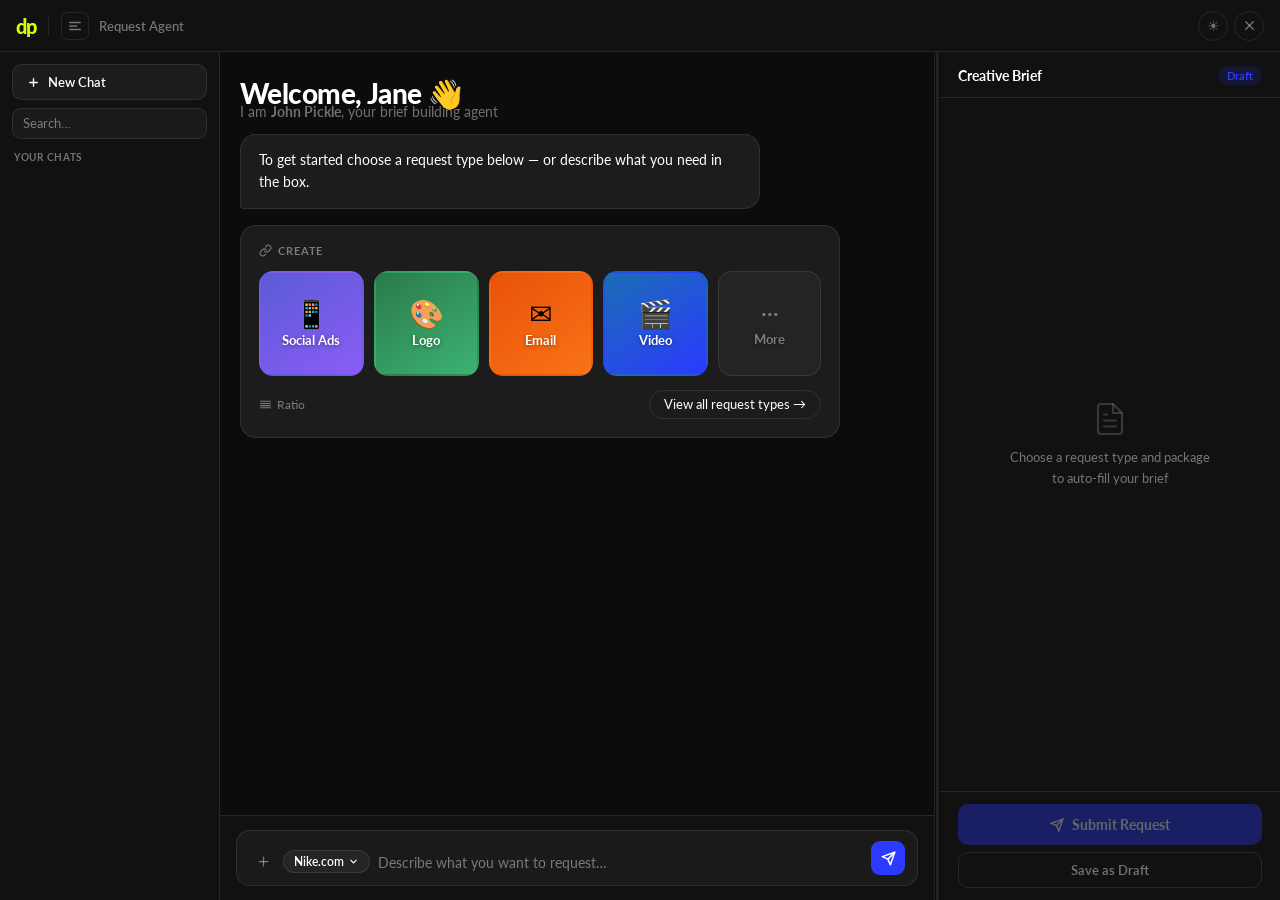
<file: request.html>
<!DOCTYPE html>
<html lang="en">
<head>
<meta charset="UTF-8">
<meta name="viewport" content="width=device-width, initial-scale=1.0">
<title>dp — Request Agent</title>
<link rel="preconnect" href="https://fonts.googleapis.com">
<link href="https://fonts.googleapis.com/css2?family=Lato:wght@300;400;700;900&display=swap" rel="stylesheet">
<link rel="stylesheet" href="css/styles.css">
</head>
<body>
<div id="ra-wrap">

  <header class="ra-header">
    <a href="index.html" class="ra-logo">dp</a>
    <div class="ra-header-sep"></div>
    <button class="ra-nav-toggle" id="nav-toggle" onclick="toggleNav()" title="Toggle history">
      <svg viewBox="0 0 24 24"><line x1="3" y1="6" x2="21" y2="6"/><line x1="3" y1="12" x2="15" y2="12"/><line x1="3" y1="18" x2="21" y2="18"/></svg>
    </button>
    <span class="ra-header-title">Request Agent</span>
    <div class="ra-header-r">
      <button class="ra-theme-btn" onclick="toggleTheme()">☀</button>
      <a href="index.html" class="ra-icon-btn" title="Close">
        <svg viewBox="0 0 24 24"><line x1="18" y1="6" x2="6" y2="18"/><line x1="6" y1="6" x2="18" y2="18"/></svg>
      </a>
    </div>
  </header>

  <div class="ra-body">

    <!-- HISTORY NAV -->
    <nav class="ra-nav" id="ra-nav">
      <button class="ra-nav-new" onclick="startNewChat()">
        <svg viewBox="0 0 24 24"><line x1="12" y1="5" x2="12" y2="19"/><line x1="5" y1="12" x2="19" y2="12"/></svg>
        New Chat
      </button>
      <input class="ra-nav-search" id="nav-search" placeholder="Search…" oninput="filterNavChats(this.value)">
      <div class="ra-nav-label">Your Chats</div>
      <div class="ra-nav-list" id="nav-list"></div>
    </nav>

    <!-- CHAT -->
    <div class="ra-chat">
      <div class="ra-chat-msgs" id="chat-msgs">
        <div class="ra-welcome" id="welcome-block">
          <div>
            <div class="ra-welcome-heading">Welcome, Jane 👋</div>
            <div class="ra-welcome-sub">I am <strong>John Pickle</strong>, your brief building agent</div>
          </div>
          <div class="ra-speech">To get started choose a request type below — or describe what you need in the box.</div>
        </div>
        <div class="ra-type-picker" id="type-picker">
          <div class="ra-type-picker-label">
            <svg viewBox="0 0 24 24"><path d="M10 13a5 5 0 0 0 7.54.54l3-3a5 5 0 0 0-7.07-7.07l-1.72 1.71"/><path d="M14 11a5 5 0 0 0-7.54-.54l-3 3a5 5 0 0 0 7.07 7.07l1.71-1.71"/></svg>
            Create
          </div>
          <div class="ra-type-tiles">
            <div class="ra-type-tile" style="background:linear-gradient(145deg,#5B5BD6,#8B5CF6)" onclick="selectType('Social Ads','📱')"><div class="ra-type-tile-emoji">📱</div><div class="ra-type-tile-name">Social Ads</div></div>
            <div class="ra-type-tile" style="background:linear-gradient(145deg,#2A7A4B,#3CB371)" onclick="selectType('Logo','🎨')"><div class="ra-type-tile-emoji">🎨</div><div class="ra-type-tile-name">Logo</div></div>
            <div class="ra-type-tile" style="background:linear-gradient(145deg,#E8520A,#F97316)" onclick="selectType('Email','✉️')"><div class="ra-type-tile-emoji">✉️</div><div class="ra-type-tile-name">Email</div></div>
            <div class="ra-type-tile" style="background:linear-gradient(145deg,#1a6db5,#2C3AFF)" onclick="selectType('Video','🎬')"><div class="ra-type-tile-emoji">🎬</div><div class="ra-type-tile-name">Video</div></div>
            <div class="ra-type-tile" style="background:var(--ra-card2);border:1px solid var(--ra-border)" onclick="openModal('type-modal')"><div style="font-size:22px;margin-bottom:6px;color:var(--ra-muted)">···</div><div class="ra-type-tile-name" style="color:var(--ra-muted)">More</div></div>
          </div>
          <div class="ra-type-picker-footer">
            <div class="ra-type-picker-meta">
              <svg viewBox="0 0 24 24"><line x1="21" y1="10" x2="3" y2="10"/><line x1="21" y1="6" x2="3" y2="6"/><line x1="21" y1="14" x2="3" y2="14"/><line x1="21" y1="18" x2="3" y2="18"/></svg>Ratio
            </div>
            <button class="ra-view-all-btn" onclick="openModal('type-modal')">View all request types →</button>
          </div>
        </div>
      </div>
      <div class="ra-chat-bar">
        <div class="ra-chat-bar-inner">
          <div class="ra-chat-bar-left">
            <button class="ra-attach-btn" onclick="openModal('upload-modal')"><svg viewBox="0 0 24 24"><line x1="12" y1="5" x2="12" y2="19"/><line x1="5" y1="12" x2="19" y2="12"/></svg></button>
            <div class="ra-brand-pill" onclick="cycleBrand()"><span id="brand-label">Nike.com</span><svg viewBox="0 0 24 24"><polyline points="6 9 12 15 18 9"/></svg></div>
          </div>
          <textarea class="ra-chat-input" id="chat-input" placeholder="Describe what you want to request…" rows="1" onkeydown="handleKey(event)" oninput="autoResize(this)"></textarea>
          <button class="ra-send-btn" onclick="sendMessage()"><svg viewBox="0 0 24 24"><line x1="22" y1="2" x2="11" y2="13"/><polygon points="22 2 15 22 11 13 2 9 22 2"/></svg></button>
        </div>
      </div>
    </div>

    <!-- RESIZE HANDLE -->
    <div class="ra-resize-handle" id="resize-handle" onmousedown="startResize(event)"></div>

    <!-- BRIEF PANEL -->
    <aside class="ra-brief" id="ra-brief">
      <div class="ra-brief-hd">
        <span class="ra-brief-title">Creative Brief</span>
        <span class="ra-brief-badge" id="brief-badge">Draft</span>
      </div>
      <div class="ra-brief-body" id="brief-body">
        <div class="ra-bf-empty" id="brief-empty">
          <svg viewBox="0 0 24 24"><path d="M14 2H6a2 2 0 0 0-2 2v16a2 2 0 0 0 2 2h12a2 2 0 0 0 2-2V8z"/><polyline points="14 2 14 8 20 8"/><line x1="16" y1="13" x2="8" y2="13"/><line x1="16" y1="17" x2="8" y2="17"/><polyline points="10 9 9 9 8 9"/></svg>
          <p>Choose a request type and package to auto-fill your brief</p>
        </div>

        <!-- Locked banner (hidden until sent) -->
        <div class="ra-brief-locked hidden" id="brief-locked">🔒 Brief locked — sent to your designer</div>

        <!-- Brief sections (hidden until package selected) -->
        <div id="brief-sections" style="display:none">

          <!-- REQUEST DETAILS -->
          <div class="ra-brief-section">
            <div class="ra-section-label">Request Details</div>
            <div class="ra-field"><div class="ra-field-label">Request Title</div><div class="ra-field-value" id="bf-title" contenteditable="true" data-placeholder="Enter title…"></div></div>
            <div class="ra-field"><div class="ra-field-label">Request Type</div><div class="ra-field-value" id="bf-req-type" contenteditable="true" data-placeholder="e.g. Static Social Ad Set"></div></div>
            <div class="ra-field"><div class="ra-field-label">Sizes</div><div class="ra-field-value" id="bf-sizes" contenteditable="true" data-placeholder="e.g. 1080×1080, 1080×1920"></div></div>
            <div class="ra-field"><div class="ra-field-label">Formats</div><div class="ra-field-value" id="bf-formats" contenteditable="true" data-placeholder="e.g. PNG, PDF"></div></div>
            <div class="ra-field"><div class="ra-field-label">Channels</div><div class="ra-field-value" id="bf-channels" contenteditable="true" data-placeholder="e.g. Instagram, Facebook"></div></div>
            <div class="ra-field"><div class="ra-field-label">Target Audience</div><div class="ra-field-value" id="bf-audience" contenteditable="true" data-placeholder="Describe your target audience…"></div></div>
            <div class="ra-field"><div class="ra-field-label">Due Date</div><input type="date" class="ra-date-input" id="bf-due-date"></div>
          </div>

          <!-- DIRECTIONS -->
          <div class="ra-brief-section">
            <div class="ra-section-label">Directions</div>
            <div class="ra-field"><div class="ra-field-label">Description</div><div class="ra-field-value" id="bf-desc" contenteditable="true" data-placeholder="Describe what you need…" style="line-height:1.6"></div></div>
            <div class="ra-field"><div class="ra-field-label">Copy / Text</div><textarea class="ra-field-textarea" id="bf-copy" placeholder="Headline: …&#10;Sub: …&#10;CTA: …"></textarea></div>
          </div>

          <!-- INSPIRATION -->
          <div class="ra-brief-section">
            <div class="ra-section-label">Inspiration &amp; Visual Style</div>
            <div class="ra-field"><div class="ra-field-label">Brand Profile</div><div class="ra-field-value" id="bf-brand-profile" contenteditable="true" data-placeholder="e.g. Brand Profile 1"></div></div>
            <div class="ra-field"><div class="ra-field-label">Visual Style</div><div class="ra-field-value" id="bf-visual-style" contenteditable="true" data-placeholder="e.g. Bold, minimal, editorial"></div></div>
            <div class="ra-field"><div class="ra-field-label">Things to Avoid</div><div class="ra-field-value" id="bf-avoid" contenteditable="true" data-placeholder="List what to avoid…"></div></div>
            <div class="ra-field"><div class="ra-field-label">Visual References</div><div class="ra-field-value" id="bf-references" contenteditable="true" data-placeholder="e.g. Nike campaign, Figma link…"></div></div>
          </div>

          <!-- TEAM -->
          <div class="ra-brief-section" id="brief-team-section">
            <div class="ra-section-label">Team</div>
            <div id="roles-list">
              <div class="ra-roles-row"><div class="ra-role-av" style="background:#E05A2B">J</div><div style="flex:1"><div class="ra-role-name-el">Jane Johnson</div><div class="ra-role-lbl">Requester</div></div></div>
            </div>
            <button class="ra-add-role" onclick="openModal('roles-modal')">
              <svg viewBox="0 0 24 24" style="width:11px;height:11px;stroke:currentColor;stroke-width:2.5;stroke-linecap:round;fill:none"><line x1="12" y1="5" x2="12" y2="19"/><line x1="5" y1="12" x2="19" y2="12"/></svg>Add person
            </button>
          </div>

          <!-- ASSETS (shown after sent) -->
          <div class="ra-brief-section hidden" id="brief-assets-section">
            <div class="ra-section-label">Assets</div>
            <div id="brief-assets-list"></div>
          </div>

          <!-- WORKFLOWS (shown after sent) -->
          <div class="ra-brief-section hidden" id="brief-workflows-section">
            <div class="ra-section-label">Workflows</div>
            <div class="ra-workflow-row">
              <div class="ra-wf-avatars">
                <div class="ra-wf-av" style="background:#5CD801;color:#111">V</div>
                <div class="ra-wf-av" style="background:#2C3AFF">S</div>
                <div class="ra-wf-av" style="background:#E05A2B">J</div>
              </div>
              <div class="ra-wf-info">Team · Design Pickle · Your team · You</div>
            </div>
          </div>

        </div>
      </div>
      <div class="ra-brief-footer">
        <button class="ra-submit-btn" id="submit-btn" disabled onclick="submitRequest()">
          <svg viewBox="0 0 24 24"><line x1="22" y1="2" x2="11" y2="13"/><polygon points="22 2 15 22 11 13 2 9 22 2"/></svg>Submit Request
        </button>
        <button class="ra-save-btn" onclick="saveDraft()">Save as Draft</button>
      </div>

      <!-- PROJECT PANEL (replaces brief when user creates a project) -->
      <div class="ra-project-panel" id="project-panel">
        <div class="ra-project-hd">
          <div class="ra-project-hd-top">
            <div class="ra-project-title" id="project-name">Project</div>
          </div>
          <div class="ra-project-meta" id="project-meta">0 requests</div>
        </div>
        <div class="ra-project-body" id="project-req-list"></div>
      </div>

      <!-- REQUEST DETAIL PANEL (slides in when clicking a project request) -->
      <div class="ra-req-detail" id="req-detail-panel">
        <div class="ra-req-detail-hd">
          <button class="ra-req-detail-back" onclick="closeReqDetail()">
            <svg viewBox="0 0 24 24" style="width:11px;height:11px;stroke:currentColor;stroke-width:2.5;stroke-linecap:round;fill:none"><polyline points="15 18 9 12 15 6"/></svg>Project
          </button>
          <div class="ra-req-detail-title" id="req-detail-title">Request</div>
          <div class="ra-req-detail-status sent" id="req-detail-status">Sent</div>
        </div>
        <div class="ra-req-detail-body" id="req-detail-body"></div>
      </div>
    </aside>
  </div>
</div>

<!-- FULLSCREEN ANNOTATION VIEWER -->
<div class="ra-fs-viewer hidden" id="fs-viewer">
  <div class="ra-fs-topbar">
    <span class="ra-fs-asset-name" id="fs-title">Asset</span>
    <span class="ra-fs-counter" id="fs-counter">1/3</span>
    <button class="ra-fs-close" onclick="closeFS()">×</button>
  </div>
  <div class="ra-fs-main">
    <button class="ra-fs-nav-btn" onclick="fsNav(-1)">‹</button>
    <div class="ra-fs-canvas-area" id="fs-canvas-area" onclick="handleCanvasClick(event)">
      <div class="ra-fs-img-wrap" id="fs-img-wrap">
        <canvas id="fs-canvas"></canvas>
        <div class="ra-fs-pins-layer" id="fs-pins-layer"></div>
      </div>
    </div>
    <button class="ra-fs-nav-btn" onclick="fsNav(1)">›</button>
    <div class="ra-fs-right">
      <div class="ra-fs-right-scroll">
        <div class="ra-ann-section-title">Annotations</div>
        <div id="fs-ann-list"><div class="ra-ann-empty">Click anywhere on the image to drop a pin and add a note.</div></div>
      </div>
      <div class="ra-fs-tools">
        <div class="ra-fs-tools-label" style="margin-bottom:6px">Tool</div>
        <div class="ra-fs-tool-row">
          <button class="ra-fs-tool-btn active" id="tool-pin" onclick="setTool('pin')" title="Pin">📌</button>
          <button class="ra-fs-tool-btn" id="tool-text" onclick="setTool('text')" title="Text">T</button>
          <button class="ra-fs-tool-btn" id="tool-arrow" onclick="setTool('arrow')" title="Arrow">↗</button>
          <button class="ra-fs-tool-btn" id="tool-erase" onclick="setTool('erase')" title="Delete last">🗑</button>
        </div>
        <div class="ra-fs-tools-label" style="margin-bottom:6px">Color</div>
        <div class="ra-fs-colors">
          <div class="ra-fs-color-dot active" style="background:#EF4444" onclick="setColor('#EF4444',this)"></div>
          <div class="ra-fs-color-dot" style="background:#F97316" onclick="setColor('#F97316',this)"></div>
          <div class="ra-fs-color-dot" style="background:#EAB308" onclick="setColor('#EAB308',this)"></div>
          <div class="ra-fs-color-dot" style="background:#22C55E" onclick="setColor('#22C55E',this)"></div>
          <div class="ra-fs-color-dot" style="background:#3B82F6" onclick="setColor('#3B82F6',this)"></div>
          <div class="ra-fs-color-dot" style="background:#A855F7" onclick="setColor('#A855F7',this)"></div>
        </div>
        <div class="ra-fs-tools-label" style="margin-bottom:4px">Size</div>
        <div class="ra-fs-size-row"><input type="range" id="pin-size" min="1" max="3" value="2" style="flex:1;accent-color:#fff"></div>
        <div class="ra-fs-size-labels"><span>S</span><span>M</span><span>L</span></div>
      </div>
      <div class="ra-fs-actions">
        <button class="ra-fs-send-btn" onclick="sendFSNotes()">Send notes to designer</button>
        <div class="ra-fs-bottom-row">
          <button class="ra-fs-reject-btn" onclick="rejectFSAsset()">✕ Reject</button>
          <button class="ra-fs-approve-btn" onclick="approveFSAsset()">Approve</button>
        </div>
      </div>
    </div>
  </div>
</div>

<!-- MODALS -->
<div class="ra-modal-bg hidden" id="type-modal">
  <div class="ra-modal ra-type-modal">
    <div class="ra-modal-hd">
      <span class="ra-modal-title">Select request type</span>
      <button class="ra-modal-close" onclick="closeModal('type-modal')">×</button>
    </div>
    <div class="ra-type-search-bar">
      <svg viewBox="0 0 24 24"><circle cx="11" cy="11" r="8"/><line x1="21" y1="21" x2="16.65" y2="16.65"/></svg>
      <input class="ra-type-search-input" id="type-search" placeholder="Search request types…" oninput="filterTypeItems(this.value)">
    </div>
    <div class="ra-type-layout">
      <div class="ra-type-sidebar" id="type-sidebar"></div>
      <div class="ra-type-grid-area">
        <div class="ra-type-grid" id="type-grid"></div>
      </div>
    </div>
    <div class="ra-type-footer">
      <span class="ra-type-footer-label" id="type-footer-label">No type selected</span>
      <button class="ra-type-select-btn" id="type-select-btn" disabled onclick="confirmTypeSelection()">Select type</button>
    </div>
  </div>
</div>

<div class="ra-modal-bg hidden" id="roles-modal">
  <div class="ra-modal">
    <div class="ra-modal-hd"><span class="ra-modal-title">Add Team Member</span><button class="ra-modal-close" onclick="closeModal('roles-modal')">×</button></div>
    <div class="ra-modal-body">
      <input class="ra-roles-search" placeholder="Search name or email…" oninput="filterRoles(this.value)">
      <div id="roles-options">
        <div class="ra-role-option" onclick="addRole('Alex Chen','alex@designpickle.com','#5CD801')"><div class="ra-role-option-av" style="background:#5CD801;color:#111">A</div><div><div class="ra-role-option-name">Alex Chen</div><div class="ra-role-option-email">alex@designpickle.com</div></div></div>
        <div class="ra-role-option" onclick="addRole('Maria Santos','maria@designpickle.com','#B899EB')"><div class="ra-role-option-av" style="background:#B899EB;color:#111">M</div><div><div class="ra-role-option-name">Maria Santos</div><div class="ra-role-option-email">maria@designpickle.com</div></div></div>
        <div class="ra-role-option" onclick="addRole('Tom Bradley','tom@designpickle.com','#FFB55B')"><div class="ra-role-option-av" style="background:#FFB55B;color:#111">T</div><div><div class="ra-role-option-name">Tom Bradley</div><div class="ra-role-option-email">tom@designpickle.com</div></div></div>
      </div>
    </div>
    <div class="ra-modal-footer"><button class="ra-btn-secondary" onclick="closeModal('roles-modal')">Cancel</button></div>
  </div>
</div>

<div class="ra-modal-bg hidden" id="upload-modal">
  <div class="ra-modal">
    <div class="ra-modal-hd"><span class="ra-modal-title">Add Reference</span><button class="ra-modal-close" onclick="closeModal('upload-modal')">×</button></div>
    <div class="ra-modal-body">
      <div class="ra-drop-zone" onclick="document.getElementById('file-input').click()" ondragover="event.preventDefault()" ondrop="event.preventDefault()">
        <svg viewBox="0 0 24 24"><polyline points="16 16 12 12 8 16"/><line x1="12" y1="12" x2="12" y2="21"/><path d="M20.39 18.39A5 5 0 0 0 18 9h-1.26A8 8 0 1 0 3 16.3"/></svg>
        <p>Drop files here or <strong>browse</strong></p>
      </div>
      <input type="file" id="file-input" style="display:none" multiple accept="image/*">
    </div>
    <div class="ra-modal-footer"><button class="ra-btn-secondary" onclick="closeModal('upload-modal')">Cancel</button><button class="ra-btn-primary" onclick="closeModal('upload-modal')">Done</button></div>
  </div>
</div>

<script>
/* ── STATE ── */
const S = {
  type:null, typeEmoji:null, pkg:null,
  roles:[{name:'Jane Johnson',color:'#E05A2B',initial:'J',label:'Requester'}],
  history:[], deliverables:[], approvals:{},
  fsCurrent:0, fsPins:[], fsColor:'#EF4444', fsTool:'pin',
  project:[], projectName:'New Project',
  _reqId:null, _projId:null,
  chats:[], activeChatId:null, _chatSaved:false
};

/* ── DASHBOARD SYNC ── */
function dbLoad(k){try{return JSON.parse(localStorage.getItem(k)||'[]');}catch(e){return[];}}
function dbSave(k,v){try{localStorage.setItem(k,JSON.stringify(v));}catch(e){}}
function dbUpsertReq(entry){const a=dbLoad('dp_requests');const i=a.findIndex(r=>r.id===entry.id);if(i>=0)a[i]=entry;else a.unshift(entry);dbSave('dp_requests',a);}
function dbUpsertProj(entry){const a=dbLoad('dp_projects');const i=a.findIndex(p=>p.id===entry.id);if(i>=0)a[i]=entry;else a.unshift(entry);dbSave('dp_projects',a);}
function dbUpdateReq(id,patch){const a=dbLoad('dp_requests');const r=a.find(r=>r.id===id);if(r){Object.assign(r,patch);dbSave('dp_requests',a);}}
function dbUpdateProj(id,patch){const a=dbLoad('dp_projects');const p=a.find(p=>p.id===id);if(p){Object.assign(p,patch);dbSave('dp_projects',a);}}
const brands=['Nike.com','Bloom App','TechMart','Vaultly']; let brandIdx=0;
function cycleBrand(){brandIdx=(brandIdx+1)%brands.length;document.getElementById('brand-label').textContent=brands[brandIdx];}

/* ── PACKAGES ── */
const PACKAGES = {
'Social Ads':[
  {id:'sa1',name:'Black Friday Countdown',emoji:'🛍️',accent:'#EF4444',
   reqType:'Static Social Ad Set',sizes:'Feed 1080×1080, Stories 1080×1920',formats:'PNG, PDF',
   channels:'Instagram, Facebook',targetAudience:'Broad adult audience, deal-focused',
   desc:'5-day countdown series building urgency toward Black Friday. Each frame escalates tension — Day 5 to Day 1 — with a final release post. High energy, bold type, urgent CTAs drive click-throughs to the sale landing page.',
   copyText:'Headline: [BRAND] — Black Friday Sale\nSub: Up to 50% off. Ends midnight Friday.\nCTA: Shop Now → [URL]',
   brandProfile:'Brand Profile 2',visualStyle:'Bold, high-contrast, typographic-led',
   thingsToAvoid:'Stock photography, clashing neons, discount-flyer aesthetic',
   visualReferences:'Nike SNKRS campaign, Glossier Black Friday 2023',
   tags:['Black Friday','Countdown','Urgency'],tone:'Urgent, bold, high-energy'},
  {id:'sa2',name:'Product Launch Post',emoji:'🚀',accent:'#5B5BD6',
   reqType:'Static Social Ad Set',sizes:'Feed 1080×1080, Stories 1080×1920',formats:'PNG, PDF',
   channels:'Instagram, TikTok',targetAudience:'18–34 trend-aware consumers',
   desc:'Hero launch post announcing a new product. Single centred product shot with clean background, bold product name overlay, and a short punchy benefit line. The composition should feel premium and aspirational — this is the first impression.',
   copyText:'Headline: Meet [PRODUCT NAME]\nSub: Designed for people who move fast.\nCTA: Available now → [URL]',
   brandProfile:'Brand Profile 1',visualStyle:'Minimal, product-hero, premium',
   thingsToAvoid:'Busy backgrounds, overlong copy, generic lifestyle clichés',
   visualReferences:'Apple product launches, Teenage Engineering aesthetics',
   tags:['Launch','Product','Hero'],tone:'Aspirational, minimal, confident'},
  {id:'sa3',name:'Stories Series (3-frame)',emoji:'📲',accent:'#F97316',
   reqType:'Animated Story Set',sizes:'Stories 1080×1920',formats:'PNG, MP4',
   channels:'Instagram Stories, Facebook Stories',targetAudience:'Existing followers, retargeting audience',
   desc:'Three-frame sequential story designed to hold attention across swipes. Frame 1: hook/question. Frame 2: reveal/benefit. Frame 3: CTA with link sticker. Motion-ready static design with clear tap-zone indicators.',
   copyText:'Frame 1: "Still paying full price?"\nFrame 2: "We have a better idea."\nFrame 3: Tap to claim your 20% off → [URL]',
   brandProfile:'Brand Profile 1',visualStyle:'Energetic, full-bleed colour, thumb-stopping',
   thingsToAvoid:'Small text, cluttered layout, muted colours',
   visualReferences:'Duolingo Stories, Spotify Stories campaigns',
   tags:['Stories','3-Frame','Sequential'],tone:'Conversational, fast, direct'},
  {id:'sa4',name:'LinkedIn Thought Leadership',emoji:'💼',accent:'#2C3AFF',
   reqType:'Static Editorial Post',sizes:'1200×627',formats:'PNG',
   channels:'LinkedIn',targetAudience:'B2B decision-makers, 30–55',
   desc:'Editorial card post designed to stop the scroll on LinkedIn. Data-backed headline with a strong visual pull-quote or stat. Supporting context copy below. Clean grid layout with brand colours — professional authority without being boring.',
   copyText:'Headline: "78% of teams waste 6 hours/week on this."\nSub: Here\'s the fix we shipped this quarter.\nCTA: Read the full breakdown → [URL]',
   brandProfile:'Brand Profile 3 (Corporate)',visualStyle:'Editorial, grid-based, data-forward',
   thingsToAvoid:'Generic stock photos, overly casual tone, clip art',
   visualReferences:'HBR social cards, McKinsey report visuals',
   tags:['LinkedIn','B2B','Editorial'],tone:'Authoritative, clear, professional'},
  {id:'sa5',name:'Reels / TikTok Cover',emoji:'🎵',accent:'#D5FF02',
   reqType:'Static Cover Image',sizes:'1080×1920 (9:16)',formats:'PNG',
   channels:'TikTok, Instagram Reels',targetAudience:'Gen-Z, 16–28',
   desc:'Thumbnail-style cover image for a Reels or TikTok video. High contrast, maximum legibility at small size, large display text that reads in 0.5 seconds. Bold crop, off-centre composition, uses brand accent as dominant colour.',
   copyText:'Cover text: "[PUNCHY TITLE IN 5 WORDS MAX]"\nSub-label: Category or series name',
   brandProfile:'Brand Profile 1',visualStyle:'Gen-Z bold, kinetic, maximalist',
   thingsToAvoid:'Flat corporate aesthetics, muted palettes, serif fonts',
   visualReferences:'MSCHF drops, Supreme weekly drops visual language',
   tags:['TikTok','Reels','Cover'],tone:'Bold, irreverent, Gen-Z'},
],
'Email':[
  {id:'em1',name:'Launch Announcement Email',emoji:'🚀',accent:'#F97316',
   reqType:'HTML Email Template',sizes:'600px wide, mobile responsive',formats:'HTML, PNG assets',
   channels:'Email (Mailchimp / Klaviyo)',targetAudience:'Existing waitlist / subscribers',
   desc:'First email in a launch sequence, sent to subscribers who have been waiting. It should feel personal and celebratory — the payoff for their patience. Hero image above the fold, short punchy body copy (max 80 words), single CTA button centred below.',
   copyText:'Headline: It\'s here. Finally.\nSub: [PRODUCT] is officially live — and you\'re first.\nBody: We\'ve been building this for months. You signed up because you believed in it. Now it\'s time to experience it.\nCTA: Claim Your Early Access →',
   brandProfile:'Brand Profile 1',visualStyle:'Warm, celebratory, personal — NOT corporate',
   thingsToAvoid:'Multiple CTAs, walls of text, generic stock imagery, formal language',
   visualReferences:'Notion launch email, Linear launch sequence',
   tags:['Launch','Announcement','Waitlist'],tone:'Warm, personal, excitement-building'},
  {id:'em2',name:'Black Friday Promo Email',emoji:'🏷️',accent:'#EF4444',
   reqType:'HTML Email Template',sizes:'600px wide, mobile responsive',formats:'HTML, PNG assets',
   channels:'Email (Klaviyo)',targetAudience:'Full subscriber list + purchaser segment',
   desc:'High-urgency promotional email for Black Friday / Cyber Monday. Bold hero with sale percentage, product grid (3 items), countdown timer graphic, and two CTA blocks. Designed for maximum scan-ability — most readers spend <8 seconds.',
   copyText:'Headline: BOGO SUMMER SALE\nSub: Shop before it\'s gone\nProduct 1: [NAME] — Was $X Now $Y\nProduct 2: [NAME] — Was $X Now $Y\nCTA: acme.com/summer',
   brandProfile:'Brand Profile 2',visualStyle:'Bold, high-contrast, urgency-driven',
   thingsToAvoid:'Soft colours, long paragraphs, multiple unrelated product categories',
   visualReferences:'Nike SNKRS campaign, ASOS sale emails',
   tags:['Promo','Sale','Black Friday'],tone:'Urgent, direct, conversion-focused'},
  {id:'em3',name:'Welcome / Onboarding Email',emoji:'🤝',accent:'#71DD8C',
   reqType:'HTML Email Template',sizes:'600px wide, mobile responsive',formats:'HTML, PNG assets',
   channels:'Email (automated trigger)',targetAudience:'New sign-ups / first-time customers',
   desc:'The very first email a new user receives. Sets the tone for the relationship. Warm welcome, brand introduction, 3 "what to expect" icons/steps, and a clear first action CTA. Should feel like a personal note, not a system email.',
   copyText:'Headline: Welcome to [BRAND], [FIRST NAME] 👋\nSub: You\'re in. Here\'s what happens next.\nStep 1: Complete your profile\nStep 2: Explore [feature]\nStep 3: [Key action]\nCTA: Get Started →',
   brandProfile:'Brand Profile 1',visualStyle:'Friendly, icon-forward, clean white layout',
   thingsToAvoid:'Dark/heavy design, complex layout, more than one CTA',
   visualReferences:'Superhuman welcome email, Loom onboarding',
   tags:['Welcome','Onboarding','Automated'],tone:'Friendly, helpful, encouraging'},
  {id:'em4',name:'Newsletter Masthead Template',emoji:'📰',accent:'#B899EB',
   reqType:'Reusable HTML Template',sizes:'600px wide, responsive',formats:'HTML + Figma source',
   channels:'Email newsletter (weekly / monthly)',targetAudience:'Subscriber base',
   desc:'Reusable newsletter shell: masthead with logo + issue number + date, hero story slot, 3 secondary story cards with thumbnails, quote/callout block, and branded footer with social links. All slots are clearly labelled for easy swap-out.',
   copyText:'Masthead: [BRAND] Weekly — Issue #[N]\nHero: [TITLE] — [SUBTITLE]\nSection 2: [STORY 1] / [STORY 2] / [STORY 3]\nFooter: Unsubscribe · Privacy · [Social links]',
   brandProfile:'Brand Profile 1',visualStyle:'Editorial, grid-structured, readable at pace',
   thingsToAvoid:'Overly designed hero, hard-coded content, non-editable text in images',
   visualReferences:'Morning Brew, The Hustle, Dense Discovery newsletter',
   tags:['Newsletter','Template','Reusable'],tone:'Editorial, consistent, on-brand'},
  {id:'em5',name:'Event Invitation Email',emoji:'🎟️',accent:'#2C3AFF',
   reqType:'HTML Email Template',sizes:'600px wide, mobile responsive',formats:'HTML, PNG assets',
   channels:'Email',targetAudience:'VIP list, media, partners',
   desc:'Premium event invite email. Exclusive feel — dark or rich-colour hero, event name in display type, date/time/location clearly blocked out, RSVP CTA button, optional map thumbnail or venue photo. Should feel like a physical invite, not a notification.',
   copyText:'Headline: You\'re Invited\nSub: [EVENT NAME] — [DATE] at [VENUE]\nBody: Join us for an evening of [description].\nCTA: RSVP Now — Seats are limited →',
   brandProfile:'Brand Profile 3 (Premium)',visualStyle:'Dark, premium, typographic — invitation aesthetic',
   thingsToAvoid:'Casual tone, bright/busy backgrounds, too many event details above fold',
   visualReferences:'Apple WWDC invites, MoMA event emails',
   tags:['Event','Invitation','RSVP'],tone:'Premium, exclusive, clear'},
],
};

function getPkgs(type){
  if(PACKAGES[type]) return PACKAGES[type];
  return [{id:'d1',name:`${type} — Standard`,emoji:'📄',accent:'#2C3AFF',reqType:type,sizes:'As specified',formats:'PNG, PDF',channels:'All channels',targetAudience:'Broad audience',desc:`A professionally produced ${type.toLowerCase()} asset built to your specifications. This brief will be reviewed by a senior designer who will confirm dimensions, copy requirements, and style direction before production begins.`,copyText:'Headline: [YOUR HEADLINE]\nSub: [YOUR SUBHEADING]\nCTA: [YOUR CTA] → [URL]',brandProfile:'Brand Profile 1',visualStyle:'On-brand, professional',thingsToAvoid:'Off-brand colours, unapproved fonts, busy layouts',visualReferences:'Previous approved work',tags:[type],tone:'Professional, on-brand'},
  {id:'d2',name:`${type} — Express`,emoji:'⚡',accent:'#71DD8C',reqType:type,sizes:'As specified',formats:'PNG',channels:'Primary channel',targetAudience:'Core audience',desc:`Fast-turnaround single ${type.toLowerCase()} deliverable. Focused scope — one key visual, one key message, one CTA. Ideal for time-sensitive campaigns where speed is prioritised over complexity.`,copyText:'Headline: [HEADLINE]\nCTA: [URL]',brandProfile:'Brand Profile 1',visualStyle:'Clean, focused, direct',thingsToAvoid:'Complex layouts, multiple messages',visualReferences:'Keep it simple',tags:[type,'Express'],tone:'Direct, clean'},
  {id:'d3',name:`${type} — Premium`,emoji:'✨',accent:'#B899EB',reqType:type,sizes:'As specified',formats:'PNG, PDF, Source files',channels:'All channels',targetAudience:'Broad audience',desc:`High-production ${type.toLowerCase()} with multiple revision rounds, detailed art direction, and full source file hand-off. Includes a creative brief call with the assigned designer before production begins.`,copyText:'Headline: [YOUR HEADLINE]\nSub: [YOUR SUBHEADING]\nCTA: [URL]',brandProfile:'Brand Profile 2 (Premium)',visualStyle:'Premium, detailed, bespoke',thingsToAvoid:'Off-brief creative direction',visualReferences:'To be discussed in brief call',tags:[type,'Premium'],tone:'Premium, bespoke'}];
}

/* ── CHAT HELPERS ── */
const msgs=()=>document.getElementById('chat-msgs');
function scrollChat(){
  const el=msgs();
  // Immediate pass (gets close)
  el.scrollTop=el.scrollHeight;
  // Second pass after flex reflow settles — reads the correct scrollHeight
  setTimeout(()=>{
    void el.offsetHeight; // force reflow
    const last=el.lastElementChild;
    if(last) last.scrollIntoView({block:'end',behavior:'instant'});
    else el.scrollTop=el.scrollHeight;
  },120);
}
function addMsg(html,role){
  const d=document.createElement('div');d.className='ra-msg '+role;
  const isU=role==='user';
  d.innerHTML=`<div class="ra-msg-av ${role}">${isU?'J':'AI'}</div><div class="ra-bubble">${html}</div>`;
  msgs().appendChild(d);scrollChat();
  // Auto-save chat after first user message
  if(role==='user'&&!S._chatSaved){S._chatSaved=true;saveCurrentChat();}
  else if(role==='user'){saveCurrentChat();}
}
function showTyping(cb,delay=700){
  const t=document.createElement('div');t.className='ra-typing-wrap';t.id='typing';
  t.innerHTML='<div class="ra-msg-av ai">AI</div><div class="ra-typing"><div class="ra-dot"></div><div class="ra-dot"></div><div class="ra-dot"></div></div>';
  msgs().appendChild(t);scrollChat();
  setTimeout(()=>{const el=document.getElementById('typing');if(el)el.remove();cb();},delay);
}

/* ── TYPE SELECTION ── */
function selectType(type,emoji){
  if(S.type===type)return;
  S.type=type;S.typeEmoji=emoji;
  document.querySelectorAll('.ra-type-tile').forEach(t=>t.classList.remove('selected'));
  addMsg(`${emoji} ${type}`,'user');
  // Collapse welcome + type picker after selection
  ['welcome-block','type-picker'].forEach(id=>{
    const el=document.getElementById(id);if(el)el.style.display='none';
  });
  showTyping(()=>{
    const hist=S.history.filter(h=>h.type===type);
    addMsg(hist.length
      ?`You've done <strong>${type}</strong> before — here are 5 packages. Pick one and the brief fills instantly.`
      :`Great — <strong>${type}</strong>. Here are 5 packages tailored to this request type. Pick one and I'll build the full brief automatically.`,'ai');
    showPackages(type,emoji);
  });
}

function showPackages(type,emoji){
  const old=document.getElementById('pkg-list');if(old)old.remove();
  const wrap=document.createElement('div');wrap.className='ra-packages';wrap.id='pkg-list';
  const lbl=document.createElement('div');lbl.className='ra-packages-label';
  lbl.textContent=`${type} Packages — Pick one to build your brief`;wrap.appendChild(lbl);
  getPkgs(type).forEach(pkg=>{
    const c=document.createElement('div');c.className='ra-pkg-card';
    c.style.setProperty('--pkg-accent',pkg.accent);
    c.innerHTML=`<div class="ra-pkg-icon"><div class="ra-pkg-icon-bg" style="background:${pkg.accent};opacity:.18"></div><div class="ra-pkg-icon-em">${pkg.emoji}</div></div><div class="ra-pkg-info"><div class="ra-pkg-name">${pkg.name}</div><div class="ra-pkg-desc">${pkg.desc.slice(0,110)}…</div><div class="ra-pkg-tags">${pkg.tags.map(t=>`<span class="ra-pkg-tag">${t}</span>`).join('')}<span class="ra-pkg-tag" style="border-color:${pkg.accent};color:${pkg.accent}">${pkg.sizes.split(',')[0].trim()}</span></div></div><div class="ra-pkg-arrow">›</div>`;
    c.onclick=()=>selectPackage(pkg,type,emoji);wrap.appendChild(c);
  });
  const custom=document.createElement('div');custom.className='ra-pkg-card ra-pkg-custom';
  custom.style.setProperty('--pkg-accent','var(--ra-muted)');
  custom.innerHTML='<div class="ra-pkg-icon"><div class="ra-pkg-icon-em" style="opacity:.5">✏️</div></div><div class="ra-pkg-info"><div class="ra-pkg-name" style="color:var(--ra-muted)">Custom brief</div><div class="ra-pkg-desc">Describe exactly what you need below and I\'ll build a brief around your requirements.</div></div><div class="ra-pkg-arrow">›</div>';
  custom.onclick=()=>document.getElementById('chat-input').focus();
  wrap.appendChild(custom);msgs().appendChild(wrap);scrollChat();
}

/* ── PACKAGE SELECTION ── */
function selectPackage(pkg,type,emoji){
  S.pkg=pkg;S.history.push({type,pkgId:pkg.id,pkgName:pkg.name});
  const old=document.getElementById('pkg-list');if(old)old.remove();
  addMsg(`${pkg.emoji} ${pkg.name}`,'user');
  const inProject=document.getElementById('project-panel').style.display==='flex';
  showTyping(()=>{
    const card=document.createElement('div');card.className='ra-brc';
    card.innerHTML=`
      <div class="ra-brc-top">
        <div class="ra-brc-icon-wrap" style="background:${pkg.accent}22"><span>${pkg.emoji}</span></div>
        <div style="flex:1;min-width:0"><div class="ra-brc-name">${pkg.name}</div><div class="ra-brc-type">${type} · ${pkg.channels}</div></div>
        <span class="ra-brc-badge">Ready</span>
      </div>
      <div class="ra-brc-rows">
        <div class="ra-brc-row"><span class="ra-brc-row-label">Format</span><span class="ra-brc-row-val">${pkg.sizes}</span></div>
        <div class="ra-brc-row"><span class="ra-brc-row-label">Deliverables</span><span class="ra-brc-row-val">${pkg.formats}</span></div>
        <div class="ra-brc-row"><span class="ra-brc-row-label">Tone</span><span class="ra-brc-row-val">${pkg.tone}</span></div>
        <div class="ra-brc-row"><span class="ra-brc-row-label">Audience</span><span class="ra-brc-row-val">${pkg.targetAudience}</span></div>
      </div>
      ${inProject
        ? `<button class="ra-brc-submit" onclick="submitToProject()"><svg viewBox="0 0 24 24"><line x1="22" y1="2" x2="11" y2="13"/><polygon points="22 2 15 22 11 13 2 9 22 2"/></svg>Add to Project</button>`
        : `<div class="ra-brc-footer">Review and edit the full brief in the panel on the right →</div>`
      }`;
    msgs().appendChild(card);scrollChat();
    fillBrief(pkg,type,emoji);
  });
}

function submitToProject(){
  const dd=new Date();dd.setDate(dd.getDate()+7);
  const rId='req_'+Date.now();
  const entry={
    title: S.pkg?.name||'Untitled',
    type: S.type||'Design',
    emoji: S.typeEmoji||'🎨',
    status:'sent',
    accent: S.pkg?.accent||'#2C3AFF',
    pkg: S.pkg,
    sizes: S.pkg?.sizes||'',
    channels: S.pkg?.channels||'',
    dueDate: dd.toISOString().slice(0,10),
    desc: S.pkg?.desc||''
  };
  const projIdx=S.project.length;
  entry._reqId=rId;
  S.project.push(entry);
  // Save request to dashboard
  dbUpsertReq({id:rId,title:entry.title,type:entry.type,project:S.projectName,status:'in-review',accent:entry.accent,emoji:entry.emoji,createdAt:new Date().toISOString().slice(0,10),dueDate:entry.dueDate});
  if(S._projId)dbUpdateProj(S._projId,{requestCount:S.project.length});
  renderProjectPanel();
  scheduleProjectDelivery(projIdx);
  // Replace the submit button with a sent confirmation
  const btn=document.querySelector('.ra-brc-submit');
  if(btn){btn.disabled=true;btn.style.background='var(--color-green)';btn.style.color='#111';btn.innerHTML='✓ Added to project';}
  showTyping(()=>{
    addMsg(`<strong>${entry.title}</strong> added to <strong>${S.projectName}</strong>. Add another or keep going.`,'ai');
  },600);
}

/* ── FILL BRIEF ── */
function fillBrief(pkg,type,emoji){
  document.getElementById('brief-empty').style.display='none';
  document.getElementById('brief-sections').style.display='block';
  set('bf-title',pkg.name);
  set('bf-req-type',pkg.reqType);
  set('bf-sizes',pkg.sizes);
  set('bf-formats',pkg.formats);
  set('bf-channels',pkg.channels);
  set('bf-audience',pkg.targetAudience);
  set('bf-desc',pkg.desc);
  document.getElementById('bf-copy').value=pkg.copyText;
  const dd=new Date();dd.setDate(dd.getDate()+7);
  document.getElementById('bf-due-date').value=dd.toISOString().slice(0,10);
  set('bf-brand-profile',pkg.brandProfile);
  set('bf-visual-style',pkg.visualStyle);
  set('bf-avoid',pkg.thingsToAvoid);
  set('bf-references',pkg.visualReferences);
  const badge=document.getElementById('brief-badge');
  badge.textContent='Ready';badge.className='ra-brief-badge ready';
  document.getElementById('submit-btn').disabled=false;
  // Store deliverables
  S.deliverables=[
    {id:'d1',name:`${pkg.name} — Feed Ad`,label:'Feed',ratio:'1:1',accent:pkg.accent},
    {id:'d2',name:`${pkg.name} — Story Ad`,label:'Story',ratio:'9:16',accent:pkg.accent},
    {id:'d3',name:`${pkg.name} — Landscape`,label:'Landscape',ratio:'16:9',accent:pkg.accent},
  ];
}
function set(id,text){document.getElementById(id).textContent=text;}

/* ── BACKGROUND CHAT DELIVERY ── */
// Deliver content to a specific chat even if the user has switched to a different one.
// Does a silent synchronous DOM swap: swap to target, run fn(), save, swap back.
function bgDeliverToChat(targetChatId, fn){
  const returnId=S.activeChatId;
  saveCurrentChat(); // snapshot the chat the user is currently viewing
  const target=S.chats.find(c=>c.id===targetChatId);
  if(!target){fn();return;} // fallback: just run in current chat
  // Swap to target chat context
  S.activeChatId=targetChatId;
  msgs().innerHTML=target.html;
  restoreBriefState(target.brief);
  // Deliver (no typing animation — synchronous injection)
  fn();
  // Save the target chat with its new content
  saveCurrentChat();
  // Mark the sidebar item as having new content
  const navItem=document.querySelector(`[onclick="loadChat('${targetChatId}')"]`);
  if(navItem)navItem.classList.add('unread');
  // Swap back to what the user was looking at
  const ret=S.chats.find(c=>c.id===returnId);
  if(ret){
    S.activeChatId=returnId;
    msgs().innerHTML=ret.html;
    restoreBriefState(ret.brief);
  }
  renderNavList();
}

/* ── SUBMIT ── */
function submitRequest(){
  addMsg('Submit Request ✓','user');
  // Capture the chat this request belongs to — delivery must always come back here
  const deliverChatId=S.activeChatId||('chat_'+Date.now());
  if(!S.activeChatId)S.activeChatId=deliverChatId;
  // Save to dashboard
  S._reqId='req_'+Date.now();
  const dd=new Date();dd.setDate(dd.getDate()+7);
  dbUpsertReq({id:S._reqId,title:S.pkg?.name||'Untitled',type:S.type||'Design',project:'',status:'in-review',accent:S.pkg?.accent||'#2C3AFF',emoji:S.typeEmoji||'🎨',createdAt:new Date().toISOString().slice(0,10),dueDate:dd.toISOString().slice(0,10)});
  const btn=document.getElementById('submit-btn');
  btn.disabled=true;btn.style.background='var(--color-green)';btn.style.color='#111';
  btn.innerHTML='<svg viewBox="0 0 24 24" style="width:14px;height:14px;stroke:#111;stroke-width:2.8;stroke-linecap:round;fill:none"><polyline points="20 6 9 17 4 12"/></svg> Sent to Designer';
  document.getElementById('brief-badge').textContent='Sent';
  document.getElementById('brief-badge').className='ra-brief-badge sent';
  document.getElementById('brief-locked').classList.remove('hidden');
  document.getElementById('brief-assets-section').classList.remove('hidden');
  document.getElementById('brief-workflows-section').classList.remove('hidden');
  renderBriefAssets();
  showTyping(()=>{
    // "Brief locked" — deliver to the originating chat
    if(S.activeChatId===deliverChatId){
      addMsg('Brief locked and sent to your designer 🔒 Sit tight — we\'ll notify you when assets are ready.','ai');
    } else {
      bgDeliverToChat(deliverChatId,()=>addMsg('Brief locked and sent to your designer 🔒 Sit tight — we\'ll notify you when assets are ready.','ai'));
    }
    // Asset delivery — check again at delivery time
    showTyping(()=>{
      if(S.activeChatId===deliverChatId){
        addMsg('Your designer nailed it 🎉 Here are the assets from your brief — have a look! Tap any asset to open it full screen, annotate feedback, or just approve / reject inline.','ai');
        showAssetReview();
      } else {
        bgDeliverToChat(deliverChatId,()=>{
          addMsg('Your designer nailed it 🎉 Here are the assets from your brief — have a look! Tap any asset to open it full screen, annotate feedback, or just approve / reject inline.','ai');
          showAssetReview();
        });
      }
    },2200);
  });
}

function renderBriefAssets(){
  const list=document.getElementById('brief-assets-list');
  list.innerHTML=S.deliverables.map((d,i)=>`
    <div class="ra-brief-asset-row">
      <div class="ra-brief-asset-thumb"><canvas id="bthumb-${i}" width="36" height="36" style="border-radius:7px"></canvas></div>
      <div class="ra-brief-asset-info"><div class="ra-brief-asset-name">${d.name}</div><div class="ra-brief-asset-type">Image</div></div>
      <button class="ra-dl-btn" onclick="openFS(${i})" title="Open"><svg viewBox="0 0 24 24"><path d="M15 3h6v6M9 21H3v-6M21 3l-7 7M3 21l7-7"/></svg></button>
    </div>`).join('');
  S.deliverables.forEach((_,i)=>drawThumb(document.getElementById(`bthumb-${i}`),S.deliverables[i],36,36));
}

function showAssetReview(){
  if(S._reqId)dbUpdateReq(S._reqId,{status:'assets-ready'});
  const wrap=document.createElement('div');wrap.className='ra-asset-review';
  wrap.innerHTML=`<div class="ra-asset-review-label">Assets ready for your review — tap to open full screen</div>`+
    S.deliverables.map((d,i)=>`
      <div class="ra-asset-row" onclick="openFS(${i})">
        <div class="ra-asset-thumb-wrap"><canvas id="athumb-${i}" width="48" height="48"></canvas><div class="ra-asset-label-badge">${d.label}</div></div>
        <div class="ra-asset-info"><div class="ra-asset-name">${d.name}</div><div class="ra-asset-meta">Image · <span class="ra-asset-open">Open full screen</span></div></div>
        <div class="ra-asset-actions">
          <button class="ra-av-btn approve" id="chat-approve-${i}" onclick="event.stopPropagation();toggleApproval(${i},'approve')" title="Approve">✓</button>
          <button class="ra-av-btn reject" id="chat-reject-${i}" onclick="event.stopPropagation();toggleApproval(${i},'reject')" title="Reject">✕</button>
        </div>
      </div>`).join('')+
    `<div class="ra-review-footer"><button class="ra-approve-all-btn" onclick="approveAll()">Approve all ✓</button><button class="ra-changes-btn" onclick="requestChanges()">Request changes</button></div>`;
  msgs().appendChild(wrap);scrollChat();
  S.deliverables.forEach((_,i)=>setTimeout(()=>{
    const c=document.getElementById(`athumb-${i}`);
    if(c)drawThumb(c,S.deliverables[i],48,48);
  },50));
}

function toggleApproval(idx,action){
  S.approvals[idx]=S.approvals[idx]===action?null:action;
  const ab=document.getElementById(`chat-approve-${idx}`);
  const rb=document.getElementById(`chat-reject-${idx}`);
  if(ab){ab.classList.toggle('active',S.approvals[idx]==='approve');}
  if(rb){rb.classList.toggle('active',S.approvals[idx]==='reject');}
}
function approveAll(){
  S.deliverables.forEach((_,i)=>{S.approvals[i]='approve';toggleApproval(i,'approve');});
  if(S._reqId)dbUpdateReq(S._reqId,{status:'approved'});
  showTyping(()=>{
    addMsg('All assets approved ✓ Your request is marked complete. Great work!','ai');
    // If already in a project, save this request to it then re-render
    if(document.getElementById('project-panel').style.display==='flex'){
      addCurrentToProject();
    }
    setTimeout(askAnotherRequest, 900);
  },600);
}
function requestChanges(){
  showTyping(()=>addMsg('No problem — annotate the specific changes on each asset using the fullscreen viewer, then tap "Send notes to designer".','ai'),600);
}

/* ── PROJECT ASSET DELIVERY ── */
function scheduleProjectDelivery(idx){
  // Capture the chat this project belongs to before any delay
  const deliverChatId=S.activeChatId||('chat_'+Date.now());
  if(!S.activeChatId)S.activeChatId=deliverChatId;
  const delay=5000+Math.floor(Math.random()*4000);
  setTimeout(()=>deliverProjectAssets(idx,deliverChatId),delay);
}

function deliverProjectAssets(idx,deliverChatId){
  // doDeliver runs in the correct chat context (active or background)
  const doDeliver=()=>{
    const r=S.project[idx]; // re-read after any potential restoreBriefState
    if(!r||r.status==='approved')return;
    r.status='review';
    if(r._reqId)dbUpdateReq(r._reqId,{status:'assets-ready'});
    r.deliverables=[
      {id:'d1',name:`${r.title} — Feed Ad`,label:'Feed',ratio:'1:1',accent:r.accent},
      {id:'d2',name:`${r.title} — Story Ad`,label:'Story',ratio:'9:16',accent:r.accent},
      {id:'d3',name:`${r.title} — Landscape`,label:'Landscape',ratio:'16:9',accent:r.accent},
    ];
    r.approvals={};
    renderProjectPanel();
    addMsg(`Your designer delivered assets for <strong>${r.title}</strong> 🎉 Tap any to open full screen, or approve all inline.`,'ai');
    showProjectAssetReview(idx);
  };
  if(!deliverChatId||S.activeChatId===deliverChatId){
    // Still on the originating chat — show typing animation then deliver
    showTyping(doDeliver,600);
  } else {
    // User switched away — deliver silently to the correct background chat
    bgDeliverToChat(deliverChatId,doDeliver);
  }
}

function showProjectAssetReview(idx){
  const r=S.project[idx];
  const dvs=r.deliverables;
  const wrap=document.createElement('div');
  wrap.className='ra-asset-review';
  wrap.innerHTML=`<div class="ra-asset-review-label">Assets ready for your review — ${r.title}</div>`+
    dvs.map((d,i)=>`
      <div class="ra-asset-row" onclick="openProjectFS(${idx},${i})">
        <div class="ra-asset-thumb-wrap"><canvas id="pthumb-${idx}-${i}" width="48" height="48"></canvas><div class="ra-asset-label-badge">${d.label}</div></div>
        <div class="ra-asset-info"><div class="ra-asset-name">${d.name}</div><div class="ra-asset-meta">Image · <span class="ra-asset-open">Open full screen</span></div></div>
        <div class="ra-asset-actions">
          <button class="ra-av-btn approve" id="papprove-${idx}-${i}" onclick="event.stopPropagation();toggleProjApproval(${idx},${i},'approve')" title="Approve">✓</button>
          <button class="ra-av-btn reject" id="preject-${idx}-${i}" onclick="event.stopPropagation();toggleProjApproval(${idx},${i},'reject')" title="Reject">✕</button>
        </div>
      </div>`).join('')+
    `<div class="ra-review-footer"><button class="ra-approve-all-btn" onclick="approveProjectAll(${idx})">Approve all ✓</button><button class="ra-changes-btn" onclick="requestChanges()">Request changes</button></div>`;
  msgs().appendChild(wrap);
  dvs.forEach((d,i)=>setTimeout(()=>{
    const c=document.getElementById(`pthumb-${idx}-${i}`);
    if(c)drawThumb(c,d,48,48);
  },50*i));
  scrollChat();
}

function toggleProjApproval(idx,assetIdx,action){
  const r=S.project[idx];
  r.approvals[assetIdx]=r.approvals[assetIdx]===action?null:action;
  const ab=document.getElementById(`papprove-${idx}-${assetIdx}`);
  const rb=document.getElementById(`preject-${idx}-${assetIdx}`);
  if(ab)ab.classList.toggle('active',r.approvals[assetIdx]==='approve');
  if(rb)rb.classList.toggle('active',r.approvals[assetIdx]==='reject');
}

function approveProjectAll(idx){
  const r=S.project[idx];
  if(!r.deliverables)return;
  r.deliverables.forEach((_,i)=>{r.approvals[i]='approve';toggleProjApproval(idx,i,'approve');});
  r.status='approved';
  if(r._reqId)dbUpdateReq(r._reqId,{status:'approved'});
  // Update project completion in dashboard
  if(S._projId){
    const approved=S.project.filter(p=>p.status==='approved').length;
    const pct=Math.round(approved/S.project.length*100);
    dbUpdateProj(S._projId,{approvedCount:approved,assetCount:approved*3,completion:pct,status:pct===100?'complete':'in-progress'});
  }
  renderProjectPanel();
  showTyping(()=>{
    addMsg(`All assets for <strong>${r.title}</strong> approved ✓ Great work!`,'ai');
    scrollChat();
  },500);
}

function openProjectFS(idx,assetIdx){
  // Load project deliverables into global FS state
  S.deliverables=S.project[idx].deliverables;
  S.approvals=S.project[idx].approvals;
  S._projFSIdx=idx;
  openFS(assetIdx);
}

function askAnotherRequest(){
  const wrap=document.createElement('div');
  wrap.className='ra-next-prompt';
  wrap.id='next-prompt';
  wrap.innerHTML=`
    <div class="ra-next-prompt-text">What would you like to do next?</div>
    <div class="ra-next-opts">
      <button class="ra-next-opt" onclick="chooseCreateAnother()">
        <div class="ra-next-opt-icon" style="background:rgba(44,58,255,.15)">✏️</div>
        <div class="ra-next-opt-body">
          <div class="ra-next-opt-title">Create another request</div>
          <div class="ra-next-opt-desc">Start a fresh brief for a new design — same flow, new request.</div>
        </div>
      </button>
      <button class="ra-next-opt" onclick="chooseCreateProject()">
        <div class="ra-next-opt-icon" style="background:rgba(213,255,2,.12)">📁</div>
        <div class="ra-next-opt-body">
          <div class="ra-next-opt-title">Create a Project</div>
          <div class="ra-next-opt-desc">Group all your requests together so you can manage and track them in one place.</div>
        </div>
      </button>
    </div>
    <button class="ra-next-dismiss" onclick="dismissNextPrompt()">I'm done for now</button>`;
  msgs().appendChild(wrap);
  scrollChat();
}

function dismissNextPrompt(){
  document.getElementById('next-prompt')?.remove();
  addMsg('Done for now','user');
  showTyping(()=>addMsg('You\'re all set! Head back to the dashboard whenever you\'re ready.','ai'),500);
}

function chooseCreateAnother(){
  document.getElementById('next-prompt')?.remove();
  addMsg('Create another request','user');
  showTyping(()=>{
    addMsg('Let\'s go — what type of design do you need this time?','ai');
    resetForNewRequest(false);
  },700);
}

function chooseCreateProject(){
  document.getElementById('next-prompt')?.remove();
  // Save current request into project array
  const title=document.getElementById('bf-title').textContent||S.pkg?.name||'Untitled Request';
  const dd2=new Date();dd2.setDate(dd2.getDate()+7);
  S.project.push({
    title,
    type:S.type||'Design',
    emoji:S.typeEmoji||'🎨',
    status:'sent',
    accent:S.pkg?.accent||'#2C3AFF',
    pkg:S.pkg,
    sizes:document.getElementById('bf-sizes').textContent,
    channels:document.getElementById('bf-channels').textContent,
    dueDate:document.getElementById('bf-due-date').value||dd2.toISOString().slice(0,10),
    desc:document.getElementById('bf-desc').textContent,
    _reqId:S._reqId
  });
  S.projectName=brands[brandIdx]+' Project';
  S._projId='proj_'+Date.now();
  // Save project and link the first request to it
  dbUpsertProj({id:S._projId,name:S.projectName,requestCount:S.project.length,assetCount:0,approvedCount:0,status:'in-progress',createdAt:new Date().toISOString().slice(0,10)});
  if(S._reqId)dbUpdateReq(S._reqId,{project:S.projectName});
  scheduleProjectDelivery(S.project.length-1);
  addMsg('Create a Project','user');
  showTyping(()=>{
    addMsg(`Project created — I've grouped your requests under <strong>${S.projectName}</strong>. You can expand each one in the side panel, or add more anytime.`,'ai');
    switchToProjectPanel();
  },700);
}

function switchToProjectPanel(){
  // Hide brief panel entirely, show project panel
  document.getElementById('brief-body').style.display='none';
  document.querySelector('.ra-brief-hd').style.display='none';
  document.querySelector('.ra-brief-footer').style.display='none';
  document.getElementById('project-panel').style.display='flex';
  renderProjectPanel();
}

function renderProjectPanel(){
  document.getElementById('project-name').textContent=S.projectName;
  const count=S.project.length;
  document.getElementById('project-meta').textContent=`${count} request${count!==1?'s':''} · In progress`;

  const list=document.getElementById('project-req-list');
  list.innerHTML=S.project.map((r,i)=>`
    <div class="ra-proj-req" id="proj-req-${i}" onclick="openReqDetail(${i})">
      <div class="ra-proj-req-hd">
        <div class="ra-proj-req-icon" style="background:${r.accent}22">${r.emoji}</div>
        <div class="ra-proj-req-info">
          <div class="ra-proj-req-name">${r.title}</div>
          <div class="ra-proj-req-type">${r.type}</div>
        </div>
        <div class="ra-proj-req-status ${r.status}">${{sent:'Sent',review:'Review',approved:'Approved',draft:'Draft'}[r.status]||'Sent'}</div>
        <svg class="ra-proj-req-chevron" viewBox="0 0 24 24"><polyline points="6 9 12 15 18 9"/></svg>
      </div>
    </div>`).join('')+
    `<button class="ra-proj-add-btn" onclick="addToProject()">
      <svg viewBox="0 0 24 24"><line x1="12" y1="5" x2="12" y2="19"/><line x1="5" y1="12" x2="19" y2="12"/></svg>Add another request
    </button>`;
}

function openReqDetail(i){
  const r=S.project[i];
  const p=r.pkg;
  document.getElementById('req-detail-title').textContent=r.title;
  const statusEl=document.getElementById('req-detail-status');
  statusEl.textContent={sent:'Sent',review:'Review needed',approved:'Approved',draft:'Draft'}[r.status]||'Sent';
  statusEl.className='ra-req-detail-status '+r.status;
  // Build detail body reusing brief section styles
  const dd=r.dueDate||'';
  document.getElementById('req-detail-body').innerHTML=`
    <div class="ra-brief-section">
      <div class="ra-section-label">Request Details</div>
      ${row('Request Title',r.title)}
      ${row('Request Type',r.type)}
      ${row('Sizes',p?.sizes||r.sizes||'—')}
      ${row('Formats',p?.formats||'—')}
      ${row('Channels',p?.channels||r.channels||'—')}
      ${row('Target Audience',p?.targetAudience||'—')}
      ${row('Due Date',dd||'—')}
    </div>
    <div class="ra-brief-section">
      <div class="ra-section-label">Directions</div>
      ${row('Description',p?.desc||r.desc||'—')}
      ${p?.copyText?`<div class="ra-field"><div class="ra-field-label">Copy / Text</div><div class="ra-field-value" style="white-space:pre-line;line-height:1.6">${p.copyText}</div></div>`:''}
    </div>
    <div class="ra-brief-section">
      <div class="ra-section-label">Inspiration &amp; Visual Style</div>
      ${row('Brand Profile',p?.brandProfile||'—')}
      ${row('Visual Style',p?.visualStyle||'—')}
      ${row('Things to Avoid',p?.thingsToAvoid||'—')}
      ${row('Visual References',p?.visualReferences||'—')}
    </div>
    ${r.deliverables&&r.deliverables.length?`
    <div class="ra-brief-section">
      <div class="ra-section-label">Assets</div>
      ${r.deliverables.map((d,ai)=>`
        <div class="ra-brief-asset-row">
          <div class="ra-brief-asset-thumb"><canvas id="rdthumb-${i}-${ai}" width="36" height="36" style="border-radius:7px"></canvas></div>
          <div class="ra-brief-asset-info">
            <div class="ra-brief-asset-name">${d.name}</div>
            <div class="ra-brief-asset-type">Image</div>
          </div>
          <button class="ra-dl-btn" onclick="openProjectFS(${i},${ai})" title="Open full screen">
            <svg viewBox="0 0 24 24"><polyline points="15 3 21 3 21 9"/><polyline points="9 21 3 21 3 15"/><line x1="21" y1="3" x2="14" y2="10"/><line x1="3" y1="21" x2="10" y2="14"/></svg>
          </button>
        </div>`).join('')}
    </div>
    <div class="ra-brief-section">
      <div class="ra-section-label">Workflows</div>
      <div class="ra-workflow-row">
        <div class="ra-wf-avatars">
          <div class="ra-wf-av" style="background:#5CD801;color:#111">V</div>
          <div class="ra-wf-av" style="background:#2C3AFF">S</div>
          <div class="ra-wf-av" style="background:#E05A2B">J</div>
        </div>
        <div class="ra-wf-info">Team · Design Pickle · Your team · You</div>
      </div>
    </div>`:''}`;
  // Draw asset thumbnails after DOM is painted
  if(r.deliverables){
    r.deliverables.forEach((d,ai)=>setTimeout(()=>{
      const c=document.getElementById(`rdthumb-${i}-${ai}`);
      if(c)drawThumb(c,d,36,36);
    },40*ai));
  }
  // Switch panels
  document.getElementById('project-panel').style.display='none';
  document.getElementById('req-detail-panel').style.display='flex';
}
function row(label,val){
  return `<div class="ra-field"><div class="ra-field-label">${label}</div><div class="ra-field-value">${val}</div></div>`;
}
function closeReqDetail(){
  document.getElementById('req-detail-panel').style.display='none';
  document.getElementById('project-panel').style.display='flex';
}

function addToProject(){
  addMsg('Add another request','user');
  showTyping(()=>{
    addMsg('Let\'s add it — what type of design do you need?','ai');
    resetForNewRequest(true);
  },600);
}

function resetForNewRequest(inProject){
  S.type=null;S.typeEmoji=null;S.pkg=null;
  S.deliverables=[];S.approvals={};S.fsPins=[];
  ['bf-title','bf-req-type','bf-sizes','bf-formats','bf-channels','bf-audience','bf-desc','bf-brand-profile','bf-visual-style','bf-avoid','bf-references'].forEach(id=>{
    const el=document.getElementById(id);if(el)el.textContent='';
  });
  document.getElementById('bf-copy').value='';
  document.getElementById('bf-due-date').value='';

  // Show type picker in chat
  const tp=document.createElement('div');
  tp.className='ra-type-picker';
  tp.innerHTML=`<div class="ra-type-picker-label"><svg viewBox="0 0 24 24"><path d="M10 13a5 5 0 0 0 7.54.54l3-3a5 5 0 0 0-7.07-7.07l-1.72 1.71"/><path d="M14 11a5 5 0 0 0-7.54-.54l-3 3a5 5 0 0 0 7.07 7.07l1.71-1.71"/></svg>Create</div>
    <div class="ra-type-tiles">
      <div class="ra-type-tile" style="background:linear-gradient(145deg,#5B5BD6,#8B5CF6)" onclick="selectTypeNew('Social Ads','📱',this)"><div class="ra-type-tile-emoji">📱</div><div class="ra-type-tile-name">Social Ads</div></div>
      <div class="ra-type-tile" style="background:linear-gradient(145deg,#0A6E8A,#00B4D8)" onclick="selectTypeNew('Banner Ads','🖼',this)"><div class="ra-type-tile-emoji">🖼</div><div class="ra-type-tile-name">Banner Ads</div></div>
      <div class="ra-type-tile" style="background:linear-gradient(145deg,#2A7A4B,#3CB371)" onclick="selectTypeNew('Logo','🎨',this)"><div class="ra-type-tile-emoji">🎨</div><div class="ra-type-tile-name">Logo</div></div>
      <div class="ra-type-tile" style="background:linear-gradient(145deg,#E8520A,#F97316)" onclick="selectTypeNew('Email','✉️',this)"><div class="ra-type-tile-emoji">✉️</div><div class="ra-type-tile-name">Email</div></div>
      <div class="ra-type-tile" style="background:linear-gradient(145deg,#1a6db5,#2C3AFF)" onclick="selectTypeNew('Video','🎬',this)"><div class="ra-type-tile-emoji">🎬</div><div class="ra-type-tile-name">Video</div></div>
    </div>`;
  msgs().appendChild(tp);scrollChat();

  if(inProject){
    // Stay in project panel — brief will be shown in chat flow only; panel stays as project
  } else {
    // Restore brief panel for standalone new request
    document.getElementById('brief-body').style.display='';
    document.getElementById('brief-locked').classList.add('hidden');
    document.getElementById('brief-sections').style.display='none';
    document.getElementById('brief-empty').style.display='';
    document.getElementById('brief-assets-section').classList.add('hidden');
    document.getElementById('brief-workflows-section').classList.add('hidden');
    document.querySelector('.ra-brief-footer').style.display='';
    document.querySelector('.ra-brief-hd').style.display='';
    document.getElementById('brief-badge').textContent='Draft';
    document.getElementById('brief-badge').className='ra-brief-badge';
    document.getElementById('submit-btn').disabled=true;
    document.getElementById('submit-btn').style.cssText='';
    document.getElementById('submit-btn').innerHTML='<svg viewBox="0 0 24 24"><line x1="22" y1="2" x2="11" y2="13"/><polygon points="22 2 15 22 11 13 2 9 22 2"/></svg>Submit Request';
  }
}

function selectTypeNew(type,emoji,el){
  el.closest('.ra-type-picker').remove();
  selectType(type,emoji);
}

// When a new request is submitted inside a project, save it to the project list
const _origSubmit=typeof submitRequest==='function'?null:null;
function addCurrentToProject(){
  const title=document.getElementById('bf-title').textContent||S.pkg?.name||'Untitled Request';
  const dd3=new Date();dd3.setDate(dd3.getDate()+7);
  S.project.push({
    title,
    type:S.type||'Design',
    emoji:S.typeEmoji||'🎨',
    status:'sent',
    accent:S.pkg?.accent||'#2C3AFF',
    pkg:S.pkg,
    sizes:document.getElementById('bf-sizes').textContent,
    channels:document.getElementById('bf-channels').textContent,
    dueDate:document.getElementById('bf-due-date').value||dd3.toISOString().slice(0,10),
    desc:document.getElementById('bf-desc').textContent
  });
  renderProjectPanel();
}

/* ── DRAW THUMBNAIL CANVAS ── */
function drawThumb(canvas,d,w,h){
  if(!canvas)return;
  const dpr=window.devicePixelRatio||1;
  canvas.width=w*dpr;canvas.height=h*dpr;
  canvas.style.width=w+'px';canvas.style.height=h+'px';
  const ctx=canvas.getContext('2d');ctx.scale(dpr,dpr);
  const grad=ctx.createLinearGradient(0,0,w,h);
  grad.addColorStop(0,d.accent+'CC');grad.addColorStop(1,darken(d.accent,40));
  ctx.fillStyle=grad;ctx.beginPath();
  ctx.roundRect?ctx.roundRect(0,0,w,h,6):ctx.rect(0,0,w,h);
  ctx.fill();
  ctx.fillStyle='rgba(255,255,255,0.85)';
  ctx.font=`bold ${Math.max(7,w*0.18)}px Lato,sans-serif`;
  ctx.textAlign='center';ctx.textBaseline='middle';
  ctx.fillText(d.label,w/2,h/2);
}

function drawFSCanvas(canvas,d,w,h){
  const dpr=window.devicePixelRatio||1;
  canvas.width=w*dpr;canvas.height=h*dpr;
  canvas.style.width=w+'px';canvas.style.height=h+'px';
  const ctx=canvas.getContext('2d');ctx.scale(dpr,dpr);
  const grad=ctx.createLinearGradient(0,0,w,h);
  grad.addColorStop(0,d.accent+'EE');grad.addColorStop(0.6,darken(d.accent,30));
  grad.addColorStop(1,'#000');
  ctx.fillStyle=grad;ctx.fillRect(0,0,w,h);
  ctx.fillStyle='rgba(255,255,255,0.35)';
  ctx.font=`700 ${Math.round(w*0.028)}px Lato,sans-serif`;
  ctx.textAlign='center';ctx.textBaseline='bottom';
  ctx.fillText(d.label.toUpperCase()+' '+d.ratio,w/2,h/2-6);
  ctx.fillStyle='rgba(255,255,255,0.9)';
  ctx.font=`900 ${Math.round(w*0.06)}px Lato,sans-serif`;
  ctx.textBaseline='top';
  ctx.fillText(d.name.split('—')[1]?.trim()||d.label+' Ad',w/2,h/2+6);
}

function darken(hex,pct){
  const n=parseInt(hex.slice(1),16);
  const f=1-pct/100;
  const r=Math.round((n>>16)*f),g=Math.round(((n>>8)&0xff)*f),b=Math.round((n&0xff)*f);
  return `#${[r,g,b].map(v=>v.toString(16).padStart(2,'0')).join('')}`;
}

/* ── FULLSCREEN VIEWER ── */
function openFS(idx){
  S.fsCurrent=idx;S.fsPins=[];
  document.getElementById('fs-viewer').classList.remove('hidden');
  renderFS();
}
function closeFS(){document.getElementById('fs-viewer').classList.add('hidden');S._projFSIdx=null;}
function fsNav(dir){
  S.fsCurrent=(S.fsCurrent+dir+S.deliverables.length)%S.deliverables.length;
  S.fsPins=[];renderFS();
}
function renderFS(){
  const d=S.deliverables[S.fsCurrent];
  document.getElementById('fs-title').textContent=d.name;
  document.getElementById('fs-counter').textContent=`${S.fsCurrent+1}/${S.deliverables.length}`;
  document.getElementById('fs-ann-list').innerHTML='<div class="ra-ann-empty">Click anywhere on the image to drop a pin and add a note.</div>';
  document.getElementById('fs-pins-layer').innerHTML='';
  // Draw canvas
  const area=document.getElementById('fs-canvas-area');
  const maxW=area.clientWidth-60||600;
  const maxH=area.clientHeight-60||400;
  const ratio=d.ratio==='9:16'?9/16:d.ratio==='1:1'?1:16/9;
  let cw,ch;
  if(ratio<1){ch=Math.min(maxH,maxW/ratio);cw=ch*ratio;}
  else{cw=Math.min(maxW,maxH*ratio);ch=cw/ratio;}
  cw=Math.round(cw);ch=Math.round(ch);
  const canvas=document.getElementById('fs-canvas');
  drawFSCanvas(canvas,d,cw,ch);
}
function handleCanvasClick(e){
  if(S.fsTool==='erase'){eraseLastPin();return;}
  const wrap=document.getElementById('fs-img-wrap');
  const rect=wrap.getBoundingClientRect();
  const x=((e.clientX-rect.left)/rect.width*100).toFixed(1);
  const y=((e.clientY-rect.top)/rect.height*100).toFixed(1);
  if(x<0||x>100||y<0||y>100)return;
  const sz=[22,28,34][parseInt(document.getElementById('pin-size').value)-1];
  const num=S.fsPins.length+1;
  S.fsPins.push({x,y,color:S.fsColor,num,note:'',sz});
  addPin(x,y,S.fsColor,num,sz);
  addAnnEntry(num,S.fsColor);
}
function addPin(x,y,color,num,sz){
  const layer=document.getElementById('fs-pins-layer');
  const pin=document.createElement('div');
  pin.className='ra-fs-pin';pin.id='pin-'+num;
  pin.style.cssText=`left:${x}%;top:${y}%;width:${sz}px;height:${sz}px;background:${color};font-size:${sz*0.45}px`;
  pin.textContent=num;layer.appendChild(pin);
}
function addAnnEntry(num,color){
  const list=document.getElementById('fs-ann-list');
  const emp=list.querySelector('.ra-ann-empty');if(emp)emp.remove();
  const d=document.createElement('div');d.className='ra-ann-entry';d.id='ann-'+num;
  d.innerHTML=`<div class="ra-ann-num" style="background:${color}">${num}</div><div class="ra-ann-text"><textarea class="ra-ann-input" placeholder="Describe the change you want here…" oninput="updatePinNote(${num},this.value)" rows="2"></textarea></div><button class="ra-ann-del" onclick="removePin(${num})">×</button>`;
  list.appendChild(d);
}
function updatePinNote(num,val){const p=S.fsPins.find(p=>p.num===num);if(p)p.note=val;}
function removePin(num){
  S.fsPins=S.fsPins.filter(p=>p.num!==num);
  const pin=document.getElementById('pin-'+num);if(pin)pin.remove();
  const ann=document.getElementById('ann-'+num);if(ann)ann.remove();
  if(!S.fsPins.length)document.getElementById('fs-ann-list').innerHTML='<div class="ra-ann-empty">Click anywhere on the image to drop a pin and add a note.</div>';
}
function eraseLastPin(){if(S.fsPins.length)removePin(S.fsPins[S.fsPins.length-1].num);}
function setTool(t){
  S.fsTool=t;
  document.querySelectorAll('.ra-fs-tool-btn').forEach(b=>b.classList.remove('active'));
  document.getElementById('tool-'+t)?.classList.add('active');
  document.getElementById('fs-canvas-area').style.cursor=t==='erase'?'not-allowed':t==='pin'?'crosshair':'default';
}
function setColor(c,el){
  S.fsColor=c;
  document.querySelectorAll('.ra-fs-color-dot').forEach(d=>d.classList.remove('active'));
  el.classList.add('active');
}
function sendFSNotes(){
  const notes=S.fsPins.filter(p=>p.note.trim()).length;
  closeFS();
  showTyping(()=>addMsg(`Notes sent to the designer (${notes||'no'} annotation${notes!==1?'s':''}). They\'ll come back with revisions shortly.`,'ai'),400);
}
function rejectFSAsset(){
  const d=S.deliverables[S.fsCurrent];S.approvals[S.fsCurrent]='reject';
  if(S._projFSIdx!=null){toggleProjApproval(S._projFSIdx,S.fsCurrent,'reject');}else{toggleApproval(S.fsCurrent,'reject');}
  closeFS();addMsg(`${d.label} Ad marked for revision.`,'user');
}
function approveFSAsset(){
  const d=S.deliverables[S.fsCurrent];S.approvals[S.fsCurrent]='approve';
  if(S._projFSIdx!=null){toggleProjApproval(S._projFSIdx,S.fsCurrent,'approve');}else{toggleApproval(S.fsCurrent,'approve');}
  closeFS();addMsg(`${d.label} Ad approved ✓`,'user');
}

/* ── SEND / CHAT ── */
function sendMessage(){
  const inp=document.getElementById('chat-input');const text=inp.value.trim();
  if(!text)return;inp.value='';inp.style.height='';
  addMsg(text,'user');
  showTyping(()=>{
    if(!S.type)addMsg('Which type of asset is this for? Pick one from the tiles above.','ai');
    else if(!S.pkg){
      const custom={id:'custom',name:text.length>60?text.slice(0,57)+'…':text,emoji:'✏️',accent:'#2C3AFF',
        reqType:S.type,sizes:'As specified',formats:'PNG, PDF',channels:'All channels',targetAudience:'As specified',
        desc:text,copyText:'Headline: [YOUR HEADLINE]\nSub: [YOUR SUB]\nCTA: [URL]',
        brandProfile:'Brand Profile 1',visualStyle:'On-brand, professional',
        thingsToAvoid:'Off-brand elements',visualReferences:'Previous approved work',
        tags:[S.type,'Custom'],tone:'Professional'};
      fillBrief(custom,S.type,S.typeEmoji||'✏️');
      addMsg(`Built a custom brief from your description. Review the panel on the right and submit when ready.`,'ai');
    } else addMsg(`Got it — the brief is set. Feel free to edit any field in the panel, then submit when ready.`,'ai');
  });
}
function handleKey(e){if(e.key==='Enter'&&!e.shiftKey){e.preventDefault();sendMessage();}}
function autoResize(el){el.style.height='auto';el.style.height=Math.min(el.scrollHeight,110)+'px';}
function saveDraft(){addMsg('Draft saved — finish it anytime from the Dashboard.','ai');}

/* ── ROLES ── */
function addRole(name,email,color){
  if(!S.roles.find(r=>r.email===email)){
    S.roles.push({name,email,color,initial:name[0],label:'Collaborator'});
    const list=document.getElementById('roles-list');
    const row=document.createElement('div');row.className='ra-roles-row';
    row.innerHTML=`<div class="ra-role-av" style="background:${color}">${name[0]}</div><div style="flex:1"><div class="ra-role-name-el">${name}</div><div class="ra-role-lbl">Collaborator</div></div>`;
    list.appendChild(row);
  }
  closeModal('roles-modal');
}
function filterRoles(q){document.querySelectorAll('#roles-options .ra-role-option').forEach(o=>{o.style.display=o.textContent.toLowerCase().includes(q.toLowerCase())?'':'none';});}

/* ── MODALS ── */
function openModal(id){
  document.getElementById(id).classList.remove('hidden');
  if(id==='type-modal')initTypeModal();
}
function closeModal(id){document.getElementById(id).classList.add('hidden');}

/* ── TYPE PICKER MODAL ── */
const TYPE_DATA=[
  // Brand Identity
  {name:'Primary logo design',       cat:'Brand Identity',          type:'Logo',         emoji:'🎨'},
  {name:'Secondary / Alternate logo', cat:'Brand Identity',         type:'Logo',         emoji:'🎨'},
  {name:'Logo refresh',              cat:'Brand Identity',          type:'Logo',         emoji:'🎨'},
  {name:'Full rebrand',              cat:'Brand Identity',          type:'Logo',         emoji:'🎨'},
  {name:'Brand guideline (full)',    cat:'Brand Identity',          type:'Logo',         emoji:'🎨'},
  {name:'Brand guideline (lite)',    cat:'Brand Identity',          type:'Logo',         emoji:'🎨'},
  {name:'Color palette definition',  cat:'Brand Identity',          type:'Logo',         emoji:'🎨'},
  {name:'Typography system',         cat:'Brand Identity',          type:'Logo',         emoji:'🎨'},
  {name:'Iconography system',        cat:'Brand Identity',          type:'Logo',         emoji:'🎨'},
  {name:'Brand patterns',            cat:'Brand Identity',          type:'Logo',         emoji:'🎨'},
  {name:'Sub-brand creation',        cat:'Brand Identity',          type:'Logo',         emoji:'🎨'},
  {name:'Campaign brand identity',   cat:'Brand Identity',          type:'Logo',         emoji:'🎨'},
  {name:'Brand audit',               cat:'Brand Identity',          type:'Logo',         emoji:'🎨'},
  {name:'Logo usage rules',          cat:'Brand Identity',          type:'Logo',         emoji:'🎨'},
  {name:'Brand asset cleanup',       cat:'Brand Identity',          type:'Logo',         emoji:'🎨'},
  {name:'Brand color update',        cat:'Brand Identity',          type:'Logo',         emoji:'🎨'},
  {name:'Font replacement',          cat:'Brand Identity',          type:'Logo',         emoji:'🎨'},
  // Marketing & Advertising
  {name:'Static social ad (single)', cat:'Marketing & Advertising', type:'Social Ads',   emoji:'📱'},
  {name:'Static social ad set',      cat:'Marketing & Advertising', type:'Social Ads',   emoji:'📱'},
  {name:'Paid ad copy',              cat:'Marketing & Advertising', type:'Social Ads',   emoji:'📱'},
  {name:'Headline variations',       cat:'Marketing & Advertising', type:'Social Ads',   emoji:'📱'},
  {name:'CTA variations',            cat:'Marketing & Advertising', type:'Social Ads',   emoji:'📱'},
  {name:'Social media post graphic', cat:'Marketing & Advertising', type:'Social Ads',   emoji:'📱'},
  {name:'Social media post copy',    cat:'Marketing & Advertising', type:'Social Ads',   emoji:'📱'},
  {name:'Email marketing campaign',  cat:'Marketing & Advertising', type:'Email',        emoji:'✉️'},
  {name:'Newsletter design',         cat:'Marketing & Advertising', type:'Email',        emoji:'✉️'},
  {name:'Display banner ad',         cat:'Marketing & Advertising', type:'Social Ads',   emoji:'📱'},
  {name:'Flyer',                     cat:'Marketing & Advertising', type:'Print',        emoji:'🖨️'},
  {name:'Brochure',                  cat:'Marketing & Advertising', type:'Print',        emoji:'🖨️'},
  // Digital & Web
  {name:'Website redesign',          cat:'Digital & Web',           type:'Web / UI',     emoji:'🖥️'},
  {name:'Landing page',              cat:'Digital & Web',           type:'Web / UI',     emoji:'🖥️'},
  {name:'UI / UX mockup',            cat:'Digital & Web',           type:'Web / UI',     emoji:'🖥️'},
  {name:'App design',                cat:'Digital & Web',           type:'Web / UI',     emoji:'🖥️'},
  {name:'Icon set',                  cat:'Digital & Web',           type:'Web / UI',     emoji:'🖥️'},
  {name:'Web illustration',          cat:'Digital & Web',           type:'Illustration', emoji:'✏️'},
  {name:'Favicon & app icon',        cat:'Digital & Web',           type:'Web / UI',     emoji:'🖥️'},
  // Ebooks & Digital Report
  {name:'Ebook design',              cat:'Ebooks & Digital Report',  type:'Presentation', emoji:'📊'},
  {name:'Digital report',            cat:'Ebooks & Digital Report',  type:'Presentation', emoji:'📊'},
  {name:'White paper',               cat:'Ebooks & Digital Report',  type:'Presentation', emoji:'📊'},
  {name:'Case study',                cat:'Ebooks & Digital Report',  type:'Presentation', emoji:'📊'},
  {name:'Research summary',          cat:'Ebooks & Digital Report',  type:'Presentation', emoji:'📊'},
  // Motion & Video
  {name:'Social video',              cat:'Motion & Video',           type:'Video',        emoji:'🎬'},
  {name:'Explainer video',           cat:'Motion & Video',           type:'Video',        emoji:'🎬'},
  {name:'Animation',                 cat:'Motion & Video',           type:'Video',        emoji:'🎬'},
  {name:'Video thumbnail',           cat:'Motion & Video',           type:'Video',        emoji:'🎬'},
  {name:'Motion graphics',           cat:'Motion & Video',           type:'Video',        emoji:'🎬'},
  {name:'GIF / Cinemagraph',         cat:'Motion & Video',           type:'Video',        emoji:'🎬'},
  // Apparel & Merchandise
  {name:'T-shirt design',            cat:'Apparel & Merchandise',    type:'Print',        emoji:'🖨️'},
  {name:'Merch design',              cat:'Apparel & Merchandise',    type:'Print',        emoji:'🖨️'},
  {name:'Product label',             cat:'Apparel & Merchandise',    type:'Print',        emoji:'🖨️'},
  {name:'Hat / cap design',          cat:'Apparel & Merchandise',    type:'Print',        emoji:'🖨️'},
  // Product & Packaging
  {name:'Product packaging',         cat:'Product & Packaging',      type:'Print',        emoji:'🖨️'},
  {name:'Label design',              cat:'Product & Packaging',      type:'Print',        emoji:'🖨️'},
  {name:'Box design',                cat:'Product & Packaging',      type:'Print',        emoji:'🖨️'},
  {name:'Hang tag',                  cat:'Product & Packaging',      type:'Print',        emoji:'🖨️'},
  // Corporate & Internal
  {name:'Presentation deck',         cat:'Corporate & Internal',     type:'Presentation', emoji:'📊'},
  {name:'Report design',             cat:'Corporate & Internal',     type:'Presentation', emoji:'📊'},
  {name:'Internal newsletter',       cat:'Corporate & Internal',     type:'Email',        emoji:'✉️'},
  {name:'Org chart',                 cat:'Corporate & Internal',     type:'Illustration', emoji:'✏️'},
  {name:'Certificate design',        cat:'Corporate & Internal',     type:'Print',        emoji:'🖨️'},
  // Environmental & Event
  {name:'Event banner',              cat:'Environmental & Event',    type:'Print',        emoji:'🖨️'},
  {name:'Signage',                   cat:'Environmental & Event',    type:'Print',        emoji:'🖨️'},
  {name:'Trade show materials',      cat:'Environmental & Event',    type:'Print',        emoji:'🖨️'},
  {name:'Step and repeat',           cat:'Environmental & Event',    type:'Print',        emoji:'🖨️'},
  // Illustration & Artwork
  {name:'Custom illustration',       cat:'Illustration & Artwork',   type:'Illustration', emoji:'✏️'},
  {name:'Character design',          cat:'Illustration & Artwork',   type:'Illustration', emoji:'✏️'},
  {name:'Infographic',               cat:'Illustration & Artwork',   type:'Illustration', emoji:'✏️'},
  {name:'Icon design',               cat:'Illustration & Artwork',   type:'Illustration', emoji:'✏️'},
  {name:'Pattern design',            cat:'Illustration & Artwork',   type:'Illustration', emoji:'✏️'},
  // Presentations
  {name:'Pitch deck',                cat:'Presentations',            type:'Presentation', emoji:'📊'},
  {name:'Sales deck',                cat:'Presentations',            type:'Presentation', emoji:'📊'},
  {name:'Investor presentation',     cat:'Presentations',            type:'Presentation', emoji:'📊'},
  {name:'Template design',           cat:'Presentations',            type:'Presentation', emoji:'📊'},
  {name:'Board deck',                cat:'Presentations',            type:'Presentation', emoji:'📊'},
  // Print
  {name:'Business card',             cat:'Print',                    type:'Print',        emoji:'🖨️'},
  {name:'Letterhead',                cat:'Print',                    type:'Print',        emoji:'🖨️'},
  {name:'Poster',                    cat:'Print',                    type:'Print',        emoji:'🖨️'},
  {name:'Direct mail piece',         cat:'Print',                    type:'Print',        emoji:'🖨️'},
  {name:'Menu design',               cat:'Print',                    type:'Print',        emoji:'🖨️'},
  {name:'Magazine / book layout',    cat:'Print',                    type:'Print',        emoji:'🖨️'},
];

let _typeSelected=null;
let _typeActiveCat='All';

function initTypeModal(){
  _typeSelected=null;
  _typeActiveCat='All';
  document.getElementById('type-search').value='';
  document.getElementById('type-footer-label').textContent='No type selected';
  document.getElementById('type-select-btn').disabled=true;
  buildTypeSidebar();
  renderTypeGrid(TYPE_DATA);
}

function buildTypeSidebar(){
  const cats=['All',...[...new Set(TYPE_DATA.map(t=>t.cat))]];
  const sidebar=document.getElementById('type-sidebar');
  sidebar.innerHTML=cats.map(c=>`<div class="ra-type-cat${c===_typeActiveCat?' active':''}" onclick="setTypeCat('${c}')">${c}</div>`).join('');
}

function setTypeCat(cat){
  _typeActiveCat=cat;
  document.getElementById('type-search').value='';
  buildTypeSidebar();
  const items=cat==='All'?TYPE_DATA:TYPE_DATA.filter(t=>t.cat===cat);
  renderTypeGrid(items);
}

function filterTypeItems(q){
  const items=q?TYPE_DATA.filter(t=>t.name.toLowerCase().includes(q.toLowerCase())):
    (_typeActiveCat==='All'?TYPE_DATA:TYPE_DATA.filter(t=>t.cat===_typeActiveCat));
  renderTypeGrid(items);
}

function renderTypeGrid(items){
  const grid=document.getElementById('type-grid');
  if(!items.length){
    grid.innerHTML='<div class="ra-type-no-results">No results found</div>';
    return;
  }
  grid.innerHTML=items.map(t=>{
    const sel=_typeSelected&&_typeSelected.name===t.name;
    return `<div class="ra-type-item${sel?' selected':''}" onclick="pickTypeItem(${JSON.stringify(t).replace(/"/g,'&quot;')})">
      <div class="ra-type-check"><svg viewBox="0 0 12 12"><polyline points="1.5 6 4.5 9 10.5 3"/></svg></div>
      <span class="ra-type-item-name">${t.name}</span>
    </div>`;
  }).join('');
}

function pickTypeItem(t){
  _typeSelected=(_typeSelected&&_typeSelected.name===t.name)?null:t;
  const label=document.getElementById('type-footer-label');
  const btn=document.getElementById('type-select-btn');
  label.textContent=_typeSelected?`1 type selected — ${_typeSelected.name}`:'No type selected';
  btn.disabled=!_typeSelected;
  // Re-render to update checked state
  const q=document.getElementById('type-search').value;
  filterTypeItems(q);
}

function confirmTypeSelection(){
  if(!_typeSelected)return;
  selectType(_typeSelected.type,_typeSelected.emoji);
  closeModal('type-modal');
}
document.querySelectorAll('.ra-modal-bg').forEach(m=>m.addEventListener('click',e=>{if(e.target===m)m.classList.add('hidden');}));

/* ── CHAT HISTORY NAV ── */
function toggleNav(){
  const nav=document.getElementById('ra-nav');
  const btn=document.getElementById('nav-toggle');
  nav.classList.toggle('collapsed');
  btn.classList.toggle('is-collapsed');
}

function navTimeLabel(ts){
  const diff=Date.now()-ts;
  if(diff<60000)return'Just now';
  if(diff<3600000)return Math.floor(diff/60000)+'m ago';
  if(diff<86400000)return Math.floor(diff/3600000)+'h ago';
  const d=new Date(ts);return d.toLocaleDateString('en-US',{month:'short',day:'numeric'});
}

function saveBriefState(){
  const g=id=>document.getElementById(id);
  return {
    // Badge + button
    badgeText:g('brief-badge').textContent,
    badgeClass:g('brief-badge').className,
    submitDisabled:g('submit-btn').disabled,
    submitHTML:g('submit-btn').innerHTML,
    submitStyle:g('submit-btn').style.cssText,
    // Section visibility
    sectionsDisplay:g('brief-sections').style.display,
    emptyDisplay:g('brief-empty').style.display,
    lockedHidden:g('brief-locked').classList.contains('hidden'),
    assetsHidden:g('brief-assets-section').classList.contains('hidden'),
    workflowsHidden:g('brief-workflows-section').classList.contains('hidden'),
    // Brief body / header / footer (hidden in project mode)
    briefBodyDisplay:g('brief-body').style.display,
    briefHdDisplay:document.querySelector('.ra-brief-hd').style.display,
    briefFooterDisplay:document.querySelector('.ra-brief-footer').style.display,
    // Project panel
    projectPanelDisplay:g('project-panel').style.display,
    projectPanelHTML:g('project-panel').innerHTML,
    // Fields
    title:g('bf-title').textContent,
    reqType:g('bf-req-type').textContent,
    sizes:g('bf-sizes').textContent,
    formats:g('bf-formats').textContent,
    channels:g('bf-channels').textContent,
    audience:g('bf-audience').textContent,
    desc:g('bf-desc').textContent,
    copyText:g('bf-copy').value,
    dueDate:g('bf-due-date').value,
    brandProfile:g('bf-brand-profile').textContent,
    visualStyle:g('bf-visual-style').textContent,
    avoid:g('bf-avoid').textContent,
    references:g('bf-references').textContent,
    // Relevant S state
    type:S.type,typeEmoji:S.typeEmoji,pkg:S.pkg,
    deliverables:JSON.parse(JSON.stringify(S.deliverables||[])),
    approvals:{...S.approvals},
    project:JSON.parse(JSON.stringify(S.project||[])),
    projectName:S.projectName,
    _reqId:S._reqId,_projId:S._projId
  };
}

function restoreBriefState(bs){
  if(!bs)return;
  const g=id=>document.getElementById(id);
  // Badge + button
  g('brief-badge').textContent=bs.badgeText||'Draft';
  g('brief-badge').className=bs.badgeClass||'ra-brief-badge draft';
  const btn=g('submit-btn');
  btn.disabled=bs.submitDisabled;
  btn.innerHTML=bs.submitHTML||'Submit Request';
  btn.style.cssText=bs.submitStyle||'';
  // Section visibility
  g('brief-sections').style.display=bs.sectionsDisplay||'none';
  g('brief-empty').style.display=bs.emptyDisplay||'';
  g('brief-locked').classList.toggle('hidden',bs.lockedHidden!==false);
  g('brief-assets-section').classList.toggle('hidden',bs.assetsHidden!==false);
  g('brief-workflows-section').classList.toggle('hidden',bs.workflowsHidden!==false);
  // Panel visibility
  g('brief-body').style.display=bs.briefBodyDisplay||'';
  document.querySelector('.ra-brief-hd').style.display=bs.briefHdDisplay||'';
  document.querySelector('.ra-brief-footer').style.display=bs.briefFooterDisplay||'';
  g('project-panel').style.display=bs.projectPanelDisplay||'none';
  if(bs.projectPanelHTML)g('project-panel').innerHTML=bs.projectPanelHTML;
  g('req-detail-panel').style.display='none';
  // Fields
  set('bf-title',bs.title||'');set('bf-req-type',bs.reqType||'');
  set('bf-sizes',bs.sizes||'');set('bf-formats',bs.formats||'');
  set('bf-channels',bs.channels||'');set('bf-audience',bs.audience||'');
  set('bf-desc',bs.desc||'');
  g('bf-copy').value=bs.copyText||'';
  g('bf-due-date').value=bs.dueDate||'';
  set('bf-brand-profile',bs.brandProfile||'');set('bf-visual-style',bs.visualStyle||'');
  set('bf-avoid',bs.avoid||'');set('bf-references',bs.references||'');
  // S state
  S.type=bs.type||null;S.typeEmoji=bs.typeEmoji||null;S.pkg=bs.pkg||null;
  S.deliverables=bs.deliverables||[];S.approvals=bs.approvals||{};
  S.project=bs.project||[];S.projectName=bs.projectName||'New Project';
  S._reqId=bs._reqId||null;S._projId=bs._projId||null;
  // Redraw brief asset thumbnails if present
  S.deliverables.forEach((_,i)=>setTimeout(()=>{
    const c=g(`bthumb-${i}`);if(c)drawThumb(c,S.deliverables[i],36,36);
  },40*i));
}

function saveCurrentChat(){
  const el=msgs();
  if(!el||!el.children.length)return;
  const firstUser=el.querySelector('.ra-msg.user .ra-bubble');
  const raw=firstUser?firstUser.textContent.trim():'New conversation';
  const title=raw.length>40?raw.slice(0,40)+'…':raw;
  if(!S.activeChatId)S.activeChatId='chat_'+Date.now();
  const existing=S.chats.find(c=>c.id===S.activeChatId);
  const snap={id:S.activeChatId,title,html:el.innerHTML,brief:saveBriefState(),timestamp:Date.now()};
  if(existing)Object.assign(existing,snap);
  else S.chats.unshift(snap);
  renderNavList();
}

function renderNavList(filter){
  // Persist to localStorage every time list changes
  try{localStorage.setItem('dp_chats',JSON.stringify(S.chats));}catch(e){}
  const list=document.getElementById('nav-list');
  if(!list)return;
  const q=(filter||'').toLowerCase();
  const items=S.chats.filter(c=>!q||c.title.toLowerCase().includes(q));
  if(!items.length){
    list.innerHTML=`<div class="ra-nav-empty">${q?'No results':'No chats yet'}</div>`;
    return;
  }
  list.innerHTML=items.map(c=>`
    <div class="ra-nav-item${c.id===S.activeChatId?' active':''}${c.unread?' unread':''}" onclick="loadChat('${c.id}')">
      <div class="ra-nav-item-title">${c.title}</div>
      <div class="ra-nav-item-time">${navTimeLabel(c.timestamp)}</div>
      <button class="ra-nav-del" onclick="event.stopPropagation();deleteChat('${c.id}')" title="Remove chat">✕</button>
    </div>`).join('');
}

function deleteChat(id){
  S.chats=S.chats.filter(c=>c.id!==id);
  try{localStorage.setItem('dp_chats',JSON.stringify(S.chats));}catch(e){}
  if(S.activeChatId===id){
    startNewChat();
  } else {
    renderNavList();
  }
}

function loadChat(id){
  saveCurrentChat();
  const chat=S.chats.find(c=>c.id===id);
  if(!chat)return;
  S.activeChatId=id;
  S._chatSaved=true;
  chat.unread=false; // clear unread marker
  msgs().innerHTML=chat.html;
  // Restore brief panel state for this chat
  restoreBriefState(chat.brief);
  // Redraw single-request asset thumbnails
  S.deliverables.forEach((_,i)=>setTimeout(()=>{
    const c=document.getElementById(`athumb-${i}`);
    if(c)drawThumb(c,S.deliverables[i],48,48);
  },50*i));
  // Redraw project asset thumbnails (may have been delivered in background)
  S.project.forEach((r,ri)=>{
    if(r.deliverables){
      r.deliverables.forEach((d,di)=>setTimeout(()=>{
        const c=document.getElementById(`pthumb-${ri}-${di}`);
        if(c)drawThumb(c,d,48,48);
      },50*(ri*3+di)));
    }
  });
  scrollChat();
  renderNavList();
}

function resetBriefPanel(){
  const g=id=>document.getElementById(id);
  g('brief-empty').style.display='';
  g('brief-sections').style.display='none';
  g('brief-badge').textContent='Draft';
  g('brief-badge').className='ra-brief-badge draft';
  const btn=g('submit-btn');
  btn.disabled=true;btn.style.cssText='';
  btn.innerHTML='<svg viewBox="0 0 24 24" style="width:14px;height:14px;stroke:currentColor;stroke-width:2.5;stroke-linecap:round;fill:none"><line x1="22" y1="2" x2="11" y2="13"/><polygon points="22 2 15 22 11 13 2 9 22 2"/></svg>Submit Request';
  g('brief-locked').classList.add('hidden');
  g('brief-assets-section').classList.add('hidden');
  g('brief-workflows-section').classList.add('hidden');
  g('project-panel').style.display='none';
  g('req-detail-panel').style.display='none';
  g('brief-body').style.display='';
  document.querySelector('.ra-brief-hd').style.display='';
  document.querySelector('.ra-brief-footer').style.display='';
  // Clear all brief fields
  ['bf-title','bf-req-type','bf-sizes','bf-formats','bf-channels','bf-audience',
   'bf-desc','bf-brand-profile','bf-visual-style','bf-avoid','bf-references']
    .forEach(id=>{const el=g(id);if(el)el.textContent='';});
  g('bf-copy').value='';
  g('bf-due-date').value='';
}

function startNewChat(){
  saveCurrentChat();
  S.activeChatId='chat_'+Date.now();
  S._chatSaved=false;
  // Reset state
  S.type=null;S.typeEmoji=null;S.pkg=null;
  S.deliverables=[];S.approvals={};S.fsPins=[];
  S.project=[];S.projectName='New Project';
  S._reqId=null;S._projId=null;
  // Detach picker BEFORE wiping innerHTML so it isn't destroyed
  const picker=document.getElementById('type-picker');
  if(picker)picker.remove();
  // Reset picker tile selection state
  if(picker)picker.querySelectorAll('.ra-type-tile').forEach(t=>t.classList.remove('selected'));
  // Restore fresh welcome screen
  const el=msgs();
  el.innerHTML=`
    <div class="ra-welcome" id="welcome-block">
      <div>
        <div class="ra-welcome-heading">Welcome, Jane 👋</div>
        <div class="ra-welcome-sub">I am <strong>John Pickle</strong>, your brief building agent</div>
      </div>
      <div class="ra-speech">To get started choose a request type below — or describe what you need in the box.</div>
    </div>`;
  // Re-attach picker and restore its visibility
  if(picker){
    picker.style.display='';
    el.appendChild(picker);
  }
  const wb=document.getElementById('welcome-block');
  if(wb)wb.style.display='';
  // Reset brief panel to empty state
  resetBriefPanel();
  scrollChat();
  renderNavList();
}

function filterNavChats(q){renderNavList(q);}

/* ── RESIZE ── */
let _rx=0,_rw=0,_resizing=false;
function startResize(e){
  _resizing=true;_rx=e.clientX;
  _rw=document.getElementById('ra-brief').offsetWidth;
  document.getElementById('resize-handle').classList.add('resizing');
  document.body.classList.add('col-resizing');
  document.addEventListener('mousemove',_doResize);
  document.addEventListener('mouseup',_stopResize);
  e.preventDefault();
}
function _doResize(e){
  if(!_resizing)return;
  const brief=document.getElementById('ra-brief');
  const w=Math.min(Math.max(_rw+(_rx-e.clientX),240),600);
  brief.style.width=w+'px';brief.style.minWidth=w+'px';
}
function _stopResize(){
  _resizing=false;
  document.getElementById('resize-handle').classList.remove('resizing');
  document.body.classList.remove('col-resizing');
  document.removeEventListener('mousemove',_doResize);
  document.removeEventListener('mouseup',_stopResize);
}

/* ── THEME ── */
function toggleTheme(){
  const w=document.getElementById('ra-wrap');w.classList.toggle('light');
  document.querySelector('.ra-theme-btn').textContent=w.classList.contains('light')?'🌙':'☀';
}

/* ── INIT: restore chat history from localStorage ── */
(function initChats(){
  try{
    const saved=JSON.parse(localStorage.getItem('dp_chats')||'[]');
    if(saved.length){S.chats=saved;renderNavList();}
  }catch(e){}
})();
</script>
</body>
</html>
</file>
<file: css/styles.css>
/* ═══════════════════════════════════════════════════════════════════
   SHARED — reset · shared tokens · utilities · animations
   ═══════════════════════════════════════════════════════════════════ */

*,*::before,*::after{box-sizing:border-box;margin:0;padding:0}
html,body{height:100%;font-family:'Lato',system-ui,sans-serif}
/* Request agent needs body scroll locked; dashboard does not */
body:has(#ra-wrap){overflow:hidden}
.hidden{display:none!important}

/* Shared brand colour tokens (used by both pages) */
:root{
  --color-primary:#2C3AFF;
  --color-volt:#D5FF02;
  --color-green:#71DD8C;
  --color-orange:#F55200;
  --color-purple:#B899EB;
}

@keyframes fadeUp{from{opacity:0;transform:translateY(8px)}to{opacity:1;transform:translateY(0)}}
@keyframes blink{0%,80%,100%{opacity:.2}40%{opacity:1}}


/* ═══════════════════════════════════════════════════════════════════
   DASHBOARD — index.html   (db-*)
   ═══════════════════════════════════════════════════════════════════ */

/* Tokens */
:root{
  --db-bg:#0C0C0C;
  --db-sb:#111;
  --db-card:#1C1C1C;
  --db-border:rgba(255,255,255,.09);
  --db-text:#fff;
  --db-muted:rgba(255,255,255,.42);
  --db-divider:rgba(255,255,255,.07);
  --db-hover:rgba(255,255,255,.05);
  --db-active:rgba(255,255,255,.1);
}
.light{
  --db-bg:#F9F9FA;
  --db-sb:#fff;
  --db-card:#fff;
  --db-border:#E5E3DF;
  --db-text:#0B0C0B;
  --db-muted:#888;
  --db-divider:#F0EDE8;
  --db-hover:#F5F4F0;
  --db-active:#EDEAE4;
}

#db-wrap{
  display:flex;flex-direction:row;min-height:100vh;
  background:var(--db-bg);
}

/* Sidebar */
.db-sidebar{width:192px;min-width:192px;background:var(--db-sb);border-right:1px solid var(--db-border);display:flex;flex-direction:column;flex-shrink:0;overflow:hidden;transition:width .2s ease,min-width .2s ease}
.db-sb-top{display:flex;align-items:center;justify-content:space-between;padding:14px 14px 10px;flex-shrink:0}
.db-logo-mark{font-size:22px;font-weight:900;letter-spacing:-.04em;line-height:1;cursor:pointer;text-decoration:none;transition:opacity .15s,width .2s}
#db-wrap:not(.light) .db-logo-mark{color:var(--color-volt)}
#db-wrap.light .db-logo-mark{color:#0B0C0B}
.db-collapse-btn{width:28px;height:28px;border-radius:6px;border:1px solid var(--db-border);background:transparent;cursor:pointer;display:flex;align-items:center;justify-content:center;color:var(--db-muted);transition:all .12s;flex-shrink:0}
.db-collapse-btn:hover{background:var(--db-hover);color:var(--db-text)}
.db-collapse-btn svg{width:14px;height:14px;transition:transform .2s}
.db-create-btn{margin:0 10px 14px;padding:10px 16px;border-radius:10px;background:var(--color-primary);color:#fff;font-family:inherit;font-size:13.5px;font-weight:700;border:none;cursor:pointer;display:flex;align-items:center;justify-content:center;gap:7px;transition:background .12s,padding .2s,margin .2s;text-decoration:none;overflow:hidden;white-space:nowrap}
.db-create-btn:hover{background:#2834E5}
.db-create-btn svg{width:14px;height:14px;stroke:#fff;stroke-width:2.5;stroke-linecap:round;fill:none;flex-shrink:0}
.db-nav{flex:1;overflow-y:auto;padding:0 8px;overflow-x:hidden}
.db-nav::-webkit-scrollbar{width:0}
.db-nav-item{display:flex;align-items:center;justify-content:space-between;padding:9px 10px;border-radius:8px;cursor:pointer;transition:background .12s;margin-bottom:1px;overflow:hidden}
.db-nav-item:hover{background:var(--db-hover)}
.db-nav-item.active{background:var(--db-active)}
.db-nav-left{display:flex;align-items:center;gap:9px;font-size:13.5px;color:var(--db-muted);font-weight:500;white-space:nowrap;overflow:hidden}
.db-nav-left svg{width:16px;height:16px;flex-shrink:0}
.db-nav-item.active .db-nav-left{color:var(--db-text);font-weight:600}
.db-badge{padding:2px 7px;border-radius:9999px;background:var(--color-primary);color:#fff;font-size:10.5px;font-weight:700;transition:opacity .15s,width .15s;flex-shrink:0}
.db-sb-footer{padding:10px 8px 0;border-top:1px solid var(--db-divider);overflow:hidden;transition:opacity .15s}
.db-sb-link{display:flex;align-items:center;padding:8px 10px;border-radius:8px;font-size:13px;color:var(--db-muted);cursor:pointer;transition:background .12s;white-space:nowrap}
.db-sb-link:hover{background:var(--db-hover);color:var(--db-text)}
.db-sb-settings{display:flex;align-items:center;gap:8px;padding:10px 10px 14px;font-size:13px;color:var(--db-muted);cursor:pointer;margin:0 8px;border-top:1px solid var(--db-divider);white-space:nowrap;overflow:hidden}
.db-sb-settings svg{width:15px;height:15px;flex-shrink:0}

/* Collapsed sidebar — icon-only mode */
.db-sidebar.collapsed{width:56px;min-width:56px}
.db-sidebar.collapsed .db-sb-top{justify-content:center;padding:14px 0 10px}
.db-sidebar.collapsed .db-logo-mark{display:none}
.db-sidebar.collapsed .db-create-btn{margin:0 auto 14px;padding:10px;width:36px;gap:0;font-size:0}
.db-sidebar.collapsed .db-nav{padding:0 4px}
.db-sidebar.collapsed .db-nav-item{justify-content:center;padding:10px 0}
.db-sidebar.collapsed .db-nav-left{gap:0;font-size:0}
.db-sidebar.collapsed .db-nav-left svg{width:18px;height:18px}
.db-sidebar.collapsed .db-badge{display:none}
.db-sidebar.collapsed .db-sb-footer{display:none}
.db-sidebar.collapsed .db-sb-settings{justify-content:center;gap:0;font-size:0;padding:10px 0 14px;margin:0 4px}
.db-sidebar.collapsed .db-sb-settings svg{width:17px;height:17px}

/* Content area */
.db-content-area{flex:1;min-width:0;display:flex;flex-direction:column;background:var(--db-bg);overflow:hidden;min-height:100vh}

/* Topbar */
.db-topbar{height:56px;background:var(--db-sb);border-bottom:1px solid var(--db-border);display:flex;align-items:center;padding:0 20px;gap:12px;flex-shrink:0}
.db-search{flex:1;max-width:380px;height:36px;background:var(--db-hover);border:1px solid var(--db-border);border-radius:9999px;display:flex;align-items:center;gap:8px;padding:0 14px;margin:0 auto}
.db-search input{border:none;background:transparent;outline:none;font-family:inherit;font-size:13px;color:var(--db-text);flex:1}
.db-search input::placeholder{color:var(--db-muted)}
.db-search svg{width:15px;height:15px;color:var(--db-muted);flex-shrink:0}
.db-topbar-r{display:flex;align-items:center;gap:8px;margin-left:auto}
.db-icon-btn{width:32px;height:32px;border-radius:50%;border:1px solid var(--db-border);background:transparent;cursor:pointer;display:flex;align-items:center;justify-content:center;color:var(--db-muted);transition:all .12s}
.db-icon-btn:hover{background:var(--db-hover);color:var(--db-text)}
.db-icon-btn svg{width:16px;height:16px}
.db-theme-btn{width:32px;height:32px;border-radius:50%;border:1px solid var(--db-border);background:transparent;cursor:pointer;display:flex;align-items:center;justify-content:center;color:var(--db-muted);font-size:15px;transition:all .12s}
.db-theme-btn:hover{background:var(--db-hover);color:var(--db-text)}
.db-user{display:flex;align-items:center;gap:8px;cursor:pointer;padding:4px 8px;border-radius:8px;transition:background .12s}
.db-user:hover{background:var(--db-hover)}
.db-user-av{width:32px;height:32px;border-radius:50%;background:#E05A2B;overflow:hidden;flex-shrink:0;display:flex;align-items:center;justify-content:center;font-size:13px;font-weight:700;color:#fff}
.db-user-info{display:flex;flex-direction:column}
.db-user-name{font-size:13px;font-weight:600;color:var(--db-text);white-space:nowrap}
.db-user-role{font-size:10.5px;color:var(--db-muted)}

/* Body layout */
.db-body{flex:1;display:flex;overflow:hidden}
.db-main{flex:1;overflow-y:auto;padding:24px;display:flex;flex-direction:column;gap:0;min-width:0}
.db-main::-webkit-scrollbar{width:5px}
.db-main::-webkit-scrollbar-thumb{background:var(--db-border);border-radius:3px}
.db-page-title{font-size:26px;font-weight:800;color:var(--db-text);display:flex;align-items:center;gap:8px;margin-bottom:20px}
.db-page-title svg{width:18px;height:18px;color:var(--db-muted)}
.db-cols{display:flex;gap:16px;align-items:flex-start}
.db-center{flex:1;min-width:0;display:flex;flex-direction:column;gap:16px}
.db-right{width:272px;min-width:272px;display:flex;flex-direction:column;gap:12px;flex-shrink:0}

/* Cards */
.db-card{background:var(--db-card);border-radius:14px;border:1px solid var(--db-border);overflow:hidden}
.db-card-hd{padding:16px 20px;display:flex;align-items:center;justify-content:space-between;border-bottom:1px solid var(--db-divider)}
.db-card-title{font-size:15px;font-weight:700;color:var(--db-text)}
.db-view-all{font-size:13px;color:var(--db-muted);cursor:pointer;transition:color .12s}
.db-view-all:hover{color:var(--db-text)}

/* Stat boxes */
.db-stat-row{display:flex;gap:12px;padding:16px 20px;border-bottom:1px solid var(--db-divider);min-width:0}
.db-stat-box{flex:1;border:1px solid var(--db-border);border-radius:12px;padding:14px 16px;position:relative;cursor:pointer;background:var(--db-hover)}
#db-wrap:not(.light) .db-stat-box.warn{background:rgba(100,50,0,.35);border-color:rgba(160,90,0,.3)}
#db-wrap.light .db-stat-box.warn{background:#FFF8EE;border-color:#FDE68A}
.db-stat-n{font-size:12px;color:var(--db-muted);margin-bottom:8px}
.db-stat-v{font-size:28px;font-weight:800;color:var(--db-text)}
.db-stat-arr{position:absolute;top:12px;right:12px;width:28px;height:28px;border-radius:8px;background:var(--db-hover);display:flex;align-items:center;justify-content:center;color:var(--db-muted);font-size:16px}

/* Table */
.db-table{width:100%;border-collapse:collapse}
.db-table th{font-size:11.5px;font-weight:600;color:var(--db-muted);padding:10px 20px;text-align:left;border-bottom:1px solid var(--db-divider)}
.db-table td{padding:11px 20px;font-size:13.5px;color:var(--db-text);border-bottom:1px solid var(--db-divider);vertical-align:middle}
.db-table tr:last-child td{border-bottom:none}
.db-table tbody tr{transition:background .1s;cursor:pointer}
.db-table tbody tr:hover td{background:var(--db-hover)}
.db-req-thumb{width:36px;height:36px;border-radius:8px;flex-shrink:0;display:block}
.db-req-name{font-size:13.5px;font-weight:500;color:var(--db-text);margin-bottom:2px}
.db-req-tag{font-size:11.5px;color:var(--color-primary);cursor:pointer}
.db-unassigned{display:flex;align-items:center;gap:5px;color:var(--db-muted);font-size:13px}
.db-unassigned svg{width:16px;height:16px;flex-shrink:0}
.db-status-tag{font-size:12px;font-weight:600;padding:3px 10px;border-radius:9999px}
.db-status-tag.in-progress{color:var(--color-primary);background:rgba(44,58,255,.14)}
#db-wrap.light .db-status-tag.in-progress{background:rgba(44,58,255,.1)}
.db-status-tag.complete{color:var(--color-green);background:rgba(113,221,140,.14)}
.db-progress-bar{width:88px;height:5px;background:var(--db-border);border-radius:3px;overflow:hidden}
.db-progress-fill{height:100%;background:var(--color-primary);border-radius:3px}

/* Right cards */
.db-right-card{background:var(--db-card);border:1px solid var(--db-border);border-radius:14px;padding:16px 18px;overflow:hidden}
.db-rc-hd{display:flex;align-items:center;justify-content:space-between;margin-bottom:14px}
.db-rc-title{font-size:14px;font-weight:700;color:var(--db-text)}
.db-rc-action{font-size:13px;color:var(--db-muted);cursor:pointer;transition:color .12s}
.db-rc-action:hover{color:var(--db-text)}
.db-hours-num{font-size:32px;font-weight:800;color:var(--db-text);line-height:1;margin-bottom:4px}
.db-hours-unit{font-size:14px;font-weight:400;color:var(--db-muted)}
.db-hours-dot-bar{display:flex;gap:3px;margin:12px 0 8px}
.db-hours-dot{width:8px;height:8px;border-radius:50%;background:var(--color-primary)}
.db-hours-dot.empty{background:var(--db-border)}
.db-hours-meta{display:flex;justify-content:space-between;font-size:11.5px;color:var(--db-muted)}
.db-team-row{display:flex;align-items:center;gap:10px;padding:9px 0;border-top:1px solid var(--db-divider)}
.db-team-row:first-child{border-top:none;padding-top:0}
.db-team-av{width:34px;height:34px;border-radius:50%;background:var(--db-hover);border:1px solid var(--db-border);display:flex;align-items:center;justify-content:center;flex-shrink:0;color:var(--db-muted)}
.db-team-av svg{width:18px;height:18px}
.db-team-inf{flex:1;min-width:0}
.db-team-email{font-size:12.5px;font-weight:500;color:var(--db-text);white-space:nowrap;overflow:hidden;text-overflow:ellipsis}
.db-team-status{font-size:11px;color:var(--db-muted)}
.db-resend{padding:4px 12px;border:1px solid var(--db-border);border-radius:9999px;font-size:11.5px;color:var(--db-muted);cursor:pointer;background:transparent;font-family:inherit;transition:all .12s;flex-shrink:0}
.db-resend:hover{border-color:var(--color-primary);color:var(--color-primary)}
.db-chart-legend{display:flex;align-items:center;gap:16px;margin-top:10px;justify-content:center}
.db-chart-legend-item{display:flex;align-items:center;gap:6px;font-size:11.5px;color:var(--db-muted)}
.db-chart-legend-line{width:20px;height:2px;border-radius:1px;background:var(--color-primary)}
.db-chart-legend-dash{width:20px;height:0;border-top:2px dashed var(--db-muted)}

/* AI FAB */
.db-ai-fab{position:fixed;bottom:28px;right:28px;width:52px;height:52px;border-radius:50%;background:linear-gradient(135deg,#F97316,#3B82F6);border:none;cursor:pointer;display:flex;align-items:center;justify-content:center;box-shadow:0 4px 20px rgba(59,130,246,.35);z-index:200;transition:opacity .15s;text-decoration:none}
.db-ai-fab:hover{opacity:.88}
.db-ai-fab-label{font-size:13px;font-weight:800;color:#fff;letter-spacing:.04em}

/* Topbar pill link (e.g. Onboarding) */
.db-pill-link{font-size:12.5px;border-radius:9999px;padding:4px 12px;border:1px solid var(--db-border)}
/* User menu chevron */
.db-chevron-icon{width:13px;height:13px;color:var(--db-muted);flex-shrink:0}
/* Request title cell */
.db-req-cell{display:flex;align-items:center;gap:10px}
/* Muted table cell */
.db-td-muted{color:var(--db-muted)}
/* Progress bar cell */
.db-progress-cell{display:flex;align-items:center;gap:8px}
/* Percentage label */
.db-pct-label{font-size:12px;color:var(--db-muted)}
/* Project tag row */
.db-tag-row{display:flex;gap:4px;margin-top:3px;flex-wrap:wrap;align-items:center}
/* Small status-tag chip variant */
.db-tag-chip{padding:2px 8px;font-size:11px}
/* "+N more" overflow hint */
.db-tag-more{font-size:11px;color:var(--db-muted);align-self:center}
/* Chart canvas */
.db-chart-canvas{width:100%;max-width:100%;height:110px;display:block}
/* Small variant for rc-action */
.db-rc-action-sm{font-size:12px}

/* Live rows injected from request agent */
.db-live-row{animation:fadeUp .3s ease}
.db-req-status{display:inline-flex;align-items:center;padding:2px 8px;border-radius:9999px;font-size:10px;font-weight:700;letter-spacing:.04em}
.db-req-status.in-review{background:rgba(44,58,255,.12);color:#2C3AFF}
.db-req-status.assets-ready{background:rgba(255,181,91,.18);color:#E5A352}
.db-req-status.approved{background:rgba(113,221,140,.2);color:#5CD801}


/* ═══════════════════════════════════════════════════════════════════
   REQUEST AGENT — request.html   (ra-*)
   ═══════════════════════════════════════════════════════════════════ */

/* Tokens */
:root{
  --ra-bg:#0C0C0C;
  --ra-sb:#111;
  --ra-card:#1C1C1C;
  --ra-card2:#242424;
  --ra-border:rgba(255,255,255,.09);
  --ra-text:#fff;
  --ra-muted:rgba(255,255,255,.42);
  --ra-divider:rgba(255,255,255,.07);
  --ra-hover:rgba(255,255,255,.05);
  --ra-active:rgba(255,255,255,.1);
  --ra-input:#1a1a1a;
}
.light{
  --ra-bg:#F0EDE8;
  --ra-sb:#FAFAF8;
  --ra-card:#fff;
  --ra-card2:#F5F4F0;
  --ra-border:#E5E3DF;
  --ra-text:#111;
  --ra-muted:#888;
  --ra-divider:#EDEAE4;
  --ra-hover:#F5F4F0;
  --ra-active:#EDEAE4;
  --ra-input:#F5F4F0;
}

#ra-wrap{display:flex;flex-direction:column;height:100vh;background:var(--ra-bg)}

/* Header */
.ra-header{height:52px;background:var(--ra-sb);border-bottom:1px solid var(--ra-border);display:flex;align-items:center;padding:0 16px;gap:10px;flex-shrink:0;z-index:20}
.ra-logo{font-size:20px;font-weight:900;letter-spacing:-.04em;text-decoration:none;line-height:1}
#ra-wrap:not(.light) .ra-logo{color:var(--color-volt)}
#ra-wrap.light .ra-logo{color:#0B0C0B}
.ra-header-sep{width:1px;height:18px;background:var(--ra-border);margin:0 2px}
.ra-header-title{font-size:13px;font-weight:600;color:var(--ra-muted)}
.ra-header-r{display:flex;align-items:center;gap:6px;margin-left:auto}
.ra-icon-btn{width:30px;height:30px;border-radius:50%;border:1px solid var(--ra-border);background:transparent;cursor:pointer;display:flex;align-items:center;justify-content:center;color:var(--ra-muted);transition:all .12s;text-decoration:none}
.ra-icon-btn:hover{background:var(--ra-hover);color:var(--ra-text)}
.ra-icon-btn svg{width:15px;height:15px;stroke:currentColor;stroke-width:2.2;stroke-linecap:round;stroke-linejoin:round;fill:none}
.ra-theme-btn{width:30px;height:30px;border-radius:50%;border:1px solid var(--ra-border);background:transparent;cursor:pointer;display:flex;align-items:center;justify-content:center;color:var(--ra-muted);font-size:14px;transition:all .12s}
.ra-theme-btn:hover{background:var(--ra-hover)}

/* Body */
.ra-body{flex:1;display:flex;overflow:hidden}

/* Chat pane */
.ra-chat{flex:1;min-width:0;min-height:0;display:flex;flex-direction:column;border-right:1px solid var(--ra-border);background:var(--ra-bg);overflow:hidden}
.ra-chat-msgs{flex:1;min-height:0;overflow-y:auto;padding:24px 20px 80px;display:flex;flex-direction:column;gap:16px;scroll-behavior:smooth}
.ra-chat-msgs>*{flex-shrink:0}
.ra-chat-msgs::-webkit-scrollbar{width:4px}
.ra-chat-msgs::-webkit-scrollbar-thumb{background:var(--ra-border);border-radius:2px}

/* Welcome */
.ra-welcome{display:flex;flex-direction:column;gap:14px;animation:fadeUp .22s ease}
.ra-welcome-heading{font-size:28px;font-weight:900;color:var(--ra-text);letter-spacing:-.02em}
.ra-welcome-sub{font-size:14px;color:var(--ra-muted);margin-top:-8px}
.ra-speech{background:var(--ra-card);border:1px solid var(--ra-border);border-radius:16px;border-bottom-left-radius:4px;padding:14px 18px;font-size:14px;line-height:1.6;color:var(--ra-text);max-width:520px}

/* Type picker */
.ra-type-picker{background:var(--ra-card);border:1px solid var(--ra-border);border-radius:16px;padding:18px;display:flex;flex-direction:column;gap:14px;max-width:600px;animation:fadeUp .22s ease}
.ra-type-picker-label{font-size:11px;font-weight:700;letter-spacing:.08em;text-transform:uppercase;color:var(--ra-muted);display:flex;align-items:center;gap:6px}
.ra-type-picker-label svg{width:13px;height:13px;stroke:currentColor;stroke-width:2;stroke-linecap:round;fill:none}
.ra-type-tiles{display:flex;gap:10px}
.ra-type-tile{flex:1;aspect-ratio:1;border-radius:14px;cursor:pointer;display:flex;flex-direction:column;align-items:center;justify-content:center;position:relative;overflow:hidden;border:2px solid transparent;transition:transform .14s,border-color .14s;min-width:0}
.ra-type-tile:hover{transform:translateY(-2px)}
.ra-type-tile.selected{border-color:#fff}
.ra-type-tile-emoji{font-size:28px;margin-bottom:6px;line-height:1}
.ra-type-tile-name{font-size:12.5px;font-weight:700;color:#fff;text-shadow:0 1px 4px rgba(0,0,0,.4)}
.ra-type-picker-footer{display:flex;align-items:center;justify-content:space-between}
.ra-type-picker-meta{font-size:12px;color:var(--ra-muted);display:flex;align-items:center;gap:5px}
.ra-type-picker-meta svg{width:13px;height:13px;stroke:currentColor;stroke-width:2;stroke-linecap:round;fill:none}
.ra-view-all-btn{padding:6px 14px;border-radius:9999px;border:1px solid var(--ra-border);background:transparent;font-size:12.5px;color:var(--ra-text);cursor:pointer;font-family:inherit;transition:all .12s;white-space:nowrap}
.ra-view-all-btn:hover{border-color:var(--color-primary);color:var(--color-primary)}

/* Messages */
.ra-msg{display:flex;gap:10px;animation:fadeUp .18s ease;max-width:560px}
.ra-msg.user{flex-direction:row-reverse;align-self:flex-end;max-width:420px}
.ra-msg-av{width:28px;height:28px;border-radius:50%;flex-shrink:0;display:flex;align-items:center;justify-content:center;font-size:11px;font-weight:700;margin-top:2px}
.ra-msg-av.ai{background:linear-gradient(135deg,#F97316,#3B82F6);color:#fff}
.ra-msg-av.user{background:#E05A2B;color:#fff}
.ra-bubble{padding:11px 15px;border-radius:16px;font-size:13.5px;line-height:1.55;color:var(--ra-text)}
.ra-msg.ai .ra-bubble{background:var(--ra-card);border:1px solid var(--ra-border);border-bottom-left-radius:4px}
.ra-msg.user .ra-bubble{background:var(--color-primary);color:#fff;border-bottom-right-radius:4px}

/* Package cards */
.ra-packages{display:flex;flex-direction:column;gap:8px;max-width:560px;animation:fadeUp .22s ease}
.ra-packages-label{font-size:11px;font-weight:700;letter-spacing:.08em;text-transform:uppercase;color:var(--color-primary);display:flex;align-items:center;gap:6px}
.ra-packages-label::before{content:'✦';font-size:10px}
.ra-pkg-card{background:var(--ra-card);border:1px solid var(--ra-border);border-radius:14px;padding:14px 16px;cursor:pointer;transition:all .14s;display:flex;align-items:center;gap:14px;position:relative;overflow:hidden}
.ra-pkg-card::before{content:'';position:absolute;left:0;top:0;bottom:0;width:3px;background:var(--pkg-accent,var(--color-primary));opacity:0;transition:opacity .14s}
.ra-pkg-card:hover{border-color:var(--pkg-accent,var(--color-primary));background:var(--ra-card2);transform:translateX(2px)}
.ra-pkg-card:hover::before{opacity:1}
.ra-pkg-icon{width:50px;height:50px;border-radius:12px;flex-shrink:0;display:flex;align-items:center;justify-content:center;position:relative;overflow:hidden}
.ra-pkg-icon-bg{position:absolute;inset:0;border-radius:12px}
.ra-pkg-icon-em{position:relative;z-index:1;font-size:22px}
.ra-pkg-info{flex:1;min-width:0}
.ra-pkg-name{font-size:14px;font-weight:700;color:var(--ra-text);margin-bottom:3px}
.ra-pkg-desc{font-size:12.5px;color:var(--ra-muted);line-height:1.45;margin-bottom:7px}
.ra-pkg-tags{display:flex;flex-wrap:wrap;gap:4px}
.ra-pkg-tag{font-size:11px;font-weight:600;padding:2px 8px;border-radius:9999px;background:var(--ra-hover);border:1px solid var(--ra-border);color:var(--ra-muted)}
.ra-pkg-arrow{color:var(--ra-muted);flex-shrink:0;font-size:20px;opacity:0;transition:opacity .14s}
.ra-pkg-card:hover .ra-pkg-arrow{opacity:1}
.ra-pkg-custom{border-style:dashed;background:transparent}
.ra-pkg-custom:hover{background:var(--ra-hover)}

/* Brief-ready card in chat */
.ra-brc{background:var(--ra-card);border:1px solid var(--ra-border);border-radius:14px;overflow:hidden;max-width:480px;animation:fadeUp .2s ease}
.ra-brc-top{padding:14px 16px;display:flex;align-items:center;gap:12px;border-bottom:1px solid var(--ra-divider)}
.ra-brc-icon-wrap{width:44px;height:44px;border-radius:10px;display:flex;align-items:center;justify-content:center;font-size:22px;flex-shrink:0;position:relative}
.ra-brc-name{font-size:14px;font-weight:700;color:var(--ra-text);margin-bottom:2px}
.ra-brc-type{font-size:12px;color:var(--ra-muted)}
.ra-brc-badge{margin-left:auto;padding:4px 10px;border-radius:9999px;font-size:11.5px;font-weight:700;background:rgba(113,221,140,.15);color:var(--color-green);flex-shrink:0}
.ra-brc-rows{padding:12px 16px;display:flex;flex-direction:column;gap:8px}
.ra-brc-row{display:flex;align-items:flex-start;gap:8px;font-size:12.5px}
.ra-brc-row-label{color:var(--ra-muted);min-width:80px;flex-shrink:0}
.ra-brc-row-val{color:var(--ra-text);line-height:1.4}
.ra-brc-footer{padding:10px 16px;border-top:1px solid var(--ra-divider);font-size:12px;color:var(--ra-muted)}

/* Asset review list in chat */
.ra-asset-review{background:var(--ra-card);border:1px solid var(--ra-border);border-radius:14px;overflow:hidden;max-width:520px;animation:fadeUp .2s ease}
.ra-asset-review-label{padding:10px 14px;font-size:11px;font-weight:700;letter-spacing:.07em;text-transform:uppercase;color:var(--color-green);border-bottom:1px solid var(--ra-divider);display:flex;align-items:center;gap:5px}
.ra-asset-review-label::before{content:'✦';font-size:10px}
.ra-asset-row{display:flex;align-items:center;gap:12px;padding:11px 14px;border-bottom:1px solid var(--ra-divider);transition:background .1s;cursor:pointer}
.ra-asset-row:last-child{border-bottom:none}
.ra-asset-row:hover{background:var(--ra-hover)}
.ra-asset-thumb-wrap{width:48px;height:48px;border-radius:8px;overflow:hidden;flex-shrink:0;position:relative}
.ra-asset-label-badge{position:absolute;inset:0;display:flex;align-items:center;justify-content:center;font-size:9px;font-weight:900;color:#fff;letter-spacing:.04em}
.ra-asset-info{flex:1;min-width:0}
.ra-asset-name{font-size:13px;font-weight:600;color:var(--ra-text);margin-bottom:2px;white-space:nowrap;overflow:hidden;text-overflow:ellipsis}
.ra-asset-meta{font-size:11.5px;color:var(--ra-muted)}
.ra-asset-open{color:var(--color-primary);cursor:pointer;font-weight:600}
.ra-asset-actions{display:flex;gap:6px;flex-shrink:0}
.ra-av-btn{width:30px;height:30px;border-radius:50%;border:none;cursor:pointer;display:flex;align-items:center;justify-content:center;font-size:13px;font-weight:700;transition:all .12s;flex-shrink:0}
.ra-av-btn.approve{background:rgba(113,221,140,.18);color:var(--color-green)}
.ra-av-btn.approve.active{background:var(--color-green);color:#111}
.ra-av-btn.reject{background:rgba(255,255,255,.06);color:var(--ra-muted)}
.ra-av-btn.reject.active{background:#EF4444;color:#fff}
.ra-review-footer{padding:12px 14px;display:flex;gap:8px;border-top:1px solid var(--ra-divider)}
.ra-approve-all-btn{flex:1;padding:10px;border-radius:9999px;background:var(--color-green);color:#111;font-family:inherit;font-size:13px;font-weight:700;border:none;cursor:pointer;transition:opacity .12s}
.ra-approve-all-btn:hover{opacity:.85}
.ra-changes-btn{flex:1;padding:10px;border-radius:9999px;border:1px solid var(--ra-border);background:transparent;color:var(--ra-text);font-family:inherit;font-size:13px;font-weight:600;cursor:pointer;transition:all .12s}
.ra-changes-btn:hover{border-color:var(--color-primary);color:var(--color-primary)}

/* Typing indicator */
.ra-typing-wrap{display:flex;gap:10px;animation:fadeUp .18s ease}
.ra-typing{display:flex;align-items:center;gap:4px;padding:12px 16px;background:var(--ra-card);border:1px solid var(--ra-border);border-radius:16px;border-bottom-left-radius:4px}
.ra-dot{width:6px;height:6px;border-radius:50%;background:var(--ra-muted);animation:blink 1.2s infinite}
.ra-dot:nth-child(2){animation-delay:.2s}
.ra-dot:nth-child(3){animation-delay:.4s}

/* Chat input */
.ra-chat-bar{padding:14px 16px;border-top:1px solid var(--ra-border);background:var(--ra-sb);flex-shrink:0}
.ra-chat-bar-inner{display:flex;align-items:flex-end;gap:8px;background:var(--ra-input);border:1px solid var(--ra-border);border-radius:14px;padding:10px 12px;transition:border-color .12s}
.ra-chat-bar-inner:focus-within{border-color:var(--color-primary)}
.ra-chat-bar-left{display:flex;align-items:center;gap:6px}
.ra-attach-btn{width:28px;height:28px;border-radius:7px;border:none;background:transparent;cursor:pointer;display:flex;align-items:center;justify-content:center;color:var(--ra-muted);transition:color .12s}
.ra-attach-btn:hover{color:var(--ra-text)}
.ra-attach-btn svg{width:15px;height:15px;stroke:currentColor;stroke-width:2;stroke-linecap:round;fill:none}
.ra-brand-pill{display:flex;align-items:center;gap:4px;padding:3px 10px;border-radius:9999px;border:1px solid var(--ra-border);background:var(--ra-hover);font-size:12px;font-weight:600;color:var(--ra-text);cursor:pointer;white-space:nowrap}
.ra-brand-pill svg{width:11px;height:11px;stroke:currentColor;stroke-width:2.5;stroke-linecap:round;fill:none}
.ra-chat-input{flex:1;border:none;background:transparent;outline:none;font-family:inherit;font-size:13.5px;color:var(--ra-text);resize:none;min-height:22px;max-height:110px;line-height:1.5;overflow-y:auto}
.ra-chat-input::placeholder{color:var(--ra-muted)}
.ra-send-btn{width:34px;height:34px;border-radius:9px;background:var(--color-primary);border:none;cursor:pointer;display:flex;align-items:center;justify-content:center;flex-shrink:0;transition:background .12s}
.ra-send-btn:hover{background:#2834E5}
.ra-send-btn svg{width:15px;height:15px;stroke:#fff;stroke-width:2.5;stroke-linecap:round;stroke-linejoin:round;fill:none}

/* Resize handle */
.ra-resize-handle{width:5px;flex-shrink:0;cursor:col-resize;background:transparent;position:relative;transition:background .15s;z-index:10}
.ra-resize-handle::after{content:'';position:absolute;inset:0 1px;background:var(--ra-border);transition:background .15s}
.ra-resize-handle:hover::after,.ra-resize-handle.resizing::after{background:var(--color-primary)}
body.col-resizing{cursor:col-resize;user-select:none}

/* Brief panel */
.ra-brief{width:340px;min-width:240px;max-width:600px;background:var(--ra-sb);display:flex;flex-direction:column;overflow:hidden;flex-shrink:0}
.ra-brief-hd{padding:14px 18px 12px;border-bottom:1px solid var(--ra-border);flex-shrink:0;display:flex;align-items:center;justify-content:space-between;gap:8px}
.ra-brief-title{font-size:14px;font-weight:700;color:var(--ra-text)}
.ra-brief-badge{font-size:11px;padding:3px 9px;border-radius:9999px;font-weight:700;background:rgba(44,58,255,.15);color:var(--color-primary)}
.ra-brief-badge.ready{background:rgba(113,221,140,.15);color:var(--color-green)}
.ra-brief-badge.sent{background:rgba(113,221,140,.2);color:var(--color-green)}
.ra-brief-body{flex:1;overflow-y:auto;padding:0;display:flex;flex-direction:column}
.ra-brief-body::-webkit-scrollbar{width:4px}
.ra-brief-body::-webkit-scrollbar-thumb{background:var(--ra-border);border-radius:2px}

/* Brief empty state */
.ra-bf-empty{display:flex;flex-direction:column;align-items:center;justify-content:center;gap:10px;flex:1;color:var(--ra-muted);text-align:center;padding:24px}
.ra-bf-empty svg{width:36px;height:36px;stroke:currentColor;stroke-width:1.4;stroke-linecap:round;fill:none;opacity:.4}
.ra-bf-empty p{font-size:13px;line-height:1.55;max-width:200px}

/* Brief locked banner */
.ra-brief-locked{padding:12px 18px;background:rgba(113,221,140,.12);border-bottom:1px solid rgba(113,221,140,.2);display:flex;align-items:center;gap:8px;font-size:13px;font-weight:700;color:var(--color-green);flex-shrink:0}

/* Brief sections */
.ra-brief-section{padding:14px 18px;border-bottom:1px solid var(--ra-divider)}
.ra-brief-section:last-child{border-bottom:none}
.ra-section-label{font-size:10px;font-weight:700;letter-spacing:.09em;text-transform:uppercase;color:var(--ra-muted);margin-bottom:12px}
.ra-field{display:flex;flex-direction:column;gap:4px;margin-bottom:10px}
.ra-field:last-child{margin-bottom:0}
.ra-field-label{font-size:10.5px;font-weight:700;letter-spacing:.06em;text-transform:uppercase;color:var(--ra-muted)}
.ra-field-value{font-size:13px;color:var(--ra-text);line-height:1.5}
.ra-field-mono{font-size:12.5px;color:var(--ra-text);line-height:1.7;background:var(--ra-hover);border-radius:8px;padding:8px 10px;border:1px solid var(--ra-border);font-family:'Lato',monospace}

/* Editable fields */
[contenteditable]{outline:none;border-radius:6px;padding:3px 5px;margin:-3px -5px;transition:background .12s,box-shadow .12s;cursor:text;min-height:1em}
[contenteditable]:hover{background:var(--ra-hover)}
[contenteditable]:focus{background:var(--ra-hover);box-shadow:0 0 0 2px var(--color-primary)}
[contenteditable]:empty::before{content:attr(data-placeholder);color:var(--ra-muted);pointer-events:none}
.ra-field-textarea{width:100%;background:var(--ra-hover);border:1px solid var(--ra-border);border-radius:8px;padding:8px 10px;color:var(--ra-text);font-family:'Lato',sans-serif;font-size:12.5px;line-height:1.7;resize:vertical;outline:none;min-height:70px;transition:border-color .12s,box-shadow .12s}
.ra-field-textarea:focus{border-color:var(--color-primary);box-shadow:0 0 0 2px rgba(44,58,255,.2)}
.ra-field-textarea::placeholder{color:var(--ra-muted)}
.ra-date-input{width:100%;background:var(--ra-hover);border:1px solid var(--ra-border);border-radius:6px;padding:5px 8px;color:var(--ra-text);font-family:'Lato',sans-serif;font-size:13px;outline:none;transition:border-color .12s,box-shadow .12s;cursor:pointer}
.ra-date-input:focus{border-color:var(--color-primary);box-shadow:0 0 0 2px rgba(44,58,255,.2)}
.ra-date-input::-webkit-calendar-picker-indicator{filter:invert(0.6);cursor:pointer}
#ra-wrap.light .ra-date-input::-webkit-calendar-picker-indicator{filter:none}
.ra-field-pill{display:inline-flex;align-items:center;gap:5px;padding:4px 10px;border-radius:9999px;font-size:12px;font-weight:700}
.ra-field-tag{display:inline-flex;padding:3px 9px;border-radius:9999px;border:1px solid var(--ra-border);font-size:11.5px;color:var(--ra-text);margin:2px 3px 2px 0}

/* Brief assets list (after submitted) */
.ra-brief-asset-row{display:flex;align-items:center;gap:10px;padding:8px 0;border-bottom:1px solid var(--ra-divider)}
.ra-brief-asset-row:last-child{border-bottom:none}
.ra-brief-asset-thumb{width:36px;height:36px;border-radius:7px;overflow:hidden;flex-shrink:0}
.ra-brief-asset-info{flex:1;min-width:0}
.ra-brief-asset-name{font-size:12.5px;font-weight:600;color:var(--ra-text);white-space:nowrap;overflow:hidden;text-overflow:ellipsis}
.ra-brief-asset-type{font-size:11px;color:var(--ra-muted)}
.ra-dl-btn{width:26px;height:26px;border-radius:50%;border:1px solid var(--ra-border);background:transparent;cursor:pointer;display:flex;align-items:center;justify-content:center;color:var(--ra-muted);flex-shrink:0}
.ra-dl-btn svg{width:13px;height:13px;stroke:currentColor;stroke-width:2;stroke-linecap:round;fill:none}

/* Workflows row */
.ra-workflow-row{display:flex;align-items:center;gap:8px;padding-top:4px}
.ra-wf-av{width:28px;height:28px;border-radius:50%;display:flex;align-items:center;justify-content:center;font-size:11px;font-weight:700;color:#fff;flex-shrink:0}
.ra-wf-av+.ra-wf-av{margin-left:-8px}
.ra-wf-avatars{display:flex}
.ra-wf-info{font-size:12px;color:var(--ra-muted);margin-left:4px}

/* Brief footer */
.ra-brief-footer{padding:12px 18px;border-top:1px solid var(--ra-border);display:flex;flex-direction:column;gap:7px;flex-shrink:0}
.ra-submit-btn{width:100%;padding:12px;border-radius:10px;background:var(--color-primary);color:#fff;font-family:inherit;font-size:14px;font-weight:700;border:none;cursor:pointer;transition:all .12s;display:flex;align-items:center;justify-content:center;gap:8px}
.ra-submit-btn:hover:not(:disabled){background:#2834E5}
.ra-submit-btn:disabled{opacity:.35;cursor:not-allowed}
.ra-submit-btn svg{width:14px;height:14px;stroke:currentColor;stroke-width:2.5;stroke-linecap:round;fill:none}
.ra-save-btn{width:100%;padding:9px;border-radius:10px;border:1px solid var(--ra-border);background:transparent;color:var(--ra-muted);font-family:inherit;font-size:13px;font-weight:600;cursor:pointer;transition:all .12s}
.ra-save-btn:hover{border-color:var(--color-primary);color:var(--color-primary)}

/* Modals */
.ra-modal-bg{position:fixed;inset:0;background:rgba(0,0,0,.6);z-index:500;display:flex;align-items:center;justify-content:center;padding:20px;backdrop-filter:blur(4px)}
.ra-modal-bg.hidden{display:none}
.ra-modal{background:var(--ra-card);border:1px solid var(--ra-border);border-radius:16px;width:100%;max-width:460px;overflow:hidden;animation:fadeUp .18s ease}
.ra-modal-hd{padding:16px 20px 12px;border-bottom:1px solid var(--ra-divider);display:flex;align-items:center;justify-content:space-between}
.ra-modal-title{font-size:15px;font-weight:700;color:var(--ra-text)}
.ra-modal-close{width:26px;height:26px;border-radius:6px;border:1px solid var(--ra-border);background:transparent;cursor:pointer;color:var(--ra-muted);font-size:16px;line-height:1;transition:all .12s;display:flex;align-items:center;justify-content:center}
.ra-modal-close:hover{background:var(--ra-hover);color:var(--ra-text)}
.ra-modal-body{padding:18px 20px}

/* Type picker modal (wide) */
.ra-type-modal{max-width:900px;height:580px;display:flex;flex-direction:column}
.ra-type-modal .ra-modal-hd{flex-shrink:0}
.ra-type-search-bar{flex-shrink:0;padding:10px 20px;border-bottom:1px solid var(--ra-divider);display:flex;align-items:center;gap:10px}
.ra-type-search-bar svg{width:16px;height:16px;stroke:var(--ra-muted);stroke-width:2;stroke-linecap:round;flex-shrink:0;fill:none}
.ra-type-search-input{flex:1;background:transparent;border:none;outline:none;font-family:inherit;font-size:13px;color:var(--ra-text)}
.ra-type-search-input::placeholder{color:var(--ra-muted)}
.ra-type-layout{display:flex;flex:1;overflow:hidden}
.ra-type-sidebar{width:200px;flex-shrink:0;border-right:1px solid var(--ra-divider);overflow-y:auto;padding:8px 0}
.ra-type-sidebar::-webkit-scrollbar{width:0}
.ra-type-cat{padding:8px 18px;font-size:13px;color:var(--ra-muted);cursor:pointer;border-radius:0;transition:all .1s;white-space:nowrap;overflow:hidden;text-overflow:ellipsis}
.ra-type-cat:hover{color:var(--ra-text);background:var(--ra-hover)}
.ra-type-cat.active{color:var(--ra-text);font-weight:700;background:var(--ra-hover)}
.ra-type-grid-area{flex:1;overflow-y:auto;padding:14px 18px}
.ra-type-grid-area::-webkit-scrollbar{width:4px}
.ra-type-grid-area::-webkit-scrollbar-thumb{background:var(--ra-border);border-radius:2px}
.ra-type-grid{display:grid;grid-template-columns:repeat(3,1fr);gap:8px}
.ra-type-item{display:flex;align-items:center;gap:10px;padding:10px 12px;border:1px solid var(--ra-border);border-radius:10px;cursor:pointer;transition:all .12s;user-select:none}
.ra-type-item:hover{border-color:var(--color-primary);background:rgba(44,58,255,.06)}
.ra-type-item.selected{border-color:var(--color-primary);background:rgba(44,58,255,.1)}
.ra-type-check{width:16px;height:16px;border-radius:4px;border:1.5px solid var(--ra-border);flex-shrink:0;display:flex;align-items:center;justify-content:center;transition:all .12s}
.ra-type-item.selected .ra-type-check{background:var(--color-primary);border-color:var(--color-primary)}
.ra-type-check svg{width:10px;height:10px;stroke:#fff;stroke-width:2.8;stroke-linecap:round;stroke-linejoin:round;fill:none;display:none}
.ra-type-item.selected .ra-type-check svg{display:block}
.ra-type-item-name{font-size:12.5px;color:var(--ra-text);line-height:1.3}
.ra-type-footer{flex-shrink:0;padding:12px 20px;border-top:1px solid var(--ra-divider);display:flex;align-items:center;justify-content:space-between}
.ra-type-footer-label{font-size:12.5px;color:var(--ra-muted)}
.ra-type-select-btn{padding:9px 22px;border-radius:10px;background:var(--color-primary);color:#fff;font-family:inherit;font-size:13px;font-weight:700;border:none;cursor:pointer;transition:opacity .12s}
.ra-type-select-btn:disabled{opacity:.35;cursor:not-allowed}
.ra-type-select-btn:not(:disabled):hover{opacity:.85}
.ra-type-no-results{grid-column:1/-1;text-align:center;padding:40px 20px;color:var(--ra-muted);font-size:13px}
.ra-roles-search{width:100%;padding:9px 14px;border-radius:10px;border:1px solid var(--ra-border);background:var(--ra-input);color:var(--ra-text);font-family:inherit;font-size:13px;outline:none;margin-bottom:12px;transition:border-color .12s}
.ra-roles-search:focus{border-color:var(--color-primary)}
.ra-roles-search::placeholder{color:var(--ra-muted)}
.ra-role-option{display:flex;align-items:center;gap:10px;padding:8px 10px;border-radius:8px;cursor:pointer;transition:background .1s}
.ra-role-option:hover{background:var(--ra-hover)}
.ra-role-option-av{width:30px;height:30px;border-radius:50%;color:#fff;display:flex;align-items:center;justify-content:center;font-size:11px;font-weight:700;flex-shrink:0}
.ra-role-option-name{font-size:13px;font-weight:600;color:var(--ra-text)}
.ra-role-option-email{font-size:11.5px;color:var(--ra-muted)}
.ra-modal-footer{padding:12px 20px;border-top:1px solid var(--ra-divider);display:flex;justify-content:flex-end;gap:8px}
.ra-btn-primary{padding:9px 20px;border-radius:9999px;background:var(--color-primary);color:#fff;font-family:inherit;font-size:13px;font-weight:700;border:none;cursor:pointer;transition:background .12s}
.ra-btn-primary:hover{background:#2834E5}
.ra-btn-secondary{padding:9px 20px;border-radius:9999px;border:1px solid var(--ra-border);background:transparent;color:var(--ra-muted);font-family:inherit;font-size:13px;font-weight:600;cursor:pointer;transition:all .12s}
.ra-btn-secondary:hover{border-color:var(--color-primary);color:var(--color-primary)}
.ra-drop-zone{border:2px dashed var(--ra-border);border-radius:12px;padding:28px 20px;text-align:center;cursor:pointer;transition:all .15s;display:flex;flex-direction:column;align-items:center;gap:8px}
.ra-drop-zone:hover,.ra-drop-zone.drag-over{border-color:var(--color-primary);background:rgba(44,58,255,.06)}
.ra-drop-zone svg{width:28px;height:28px;stroke:var(--ra-muted);stroke-width:1.6;stroke-linecap:round;fill:none}
.ra-drop-zone p{font-size:13px;color:var(--ra-muted)}
.ra-drop-zone strong{color:var(--color-primary)}

/* Fullscreen annotation viewer */
.ra-fs-viewer{position:fixed;inset:0;background:#0a0a0a;z-index:1000;display:flex;flex-direction:column}
.ra-fs-viewer.hidden{display:none}
.ra-fs-topbar{height:52px;background:#111;border-bottom:1px solid rgba(255,255,255,.08);display:flex;align-items:center;padding:0 20px;flex-shrink:0;gap:16px}
.ra-fs-asset-name{font-size:14px;font-weight:600;color:#fff;flex:1}
.ra-fs-counter{padding:4px 12px;border-radius:9999px;background:rgba(255,255,255,.1);font-size:12px;font-weight:700;color:#fff}
.ra-fs-close{width:30px;height:30px;border-radius:50%;border:1px solid rgba(255,255,255,.15);background:transparent;cursor:pointer;display:flex;align-items:center;justify-content:center;color:rgba(255,255,255,.6);font-size:18px;line-height:1;transition:all .12s}
.ra-fs-close:hover{background:rgba(255,255,255,.1);color:#fff}
.ra-fs-main{flex:1;display:flex;overflow:hidden}
.ra-fs-nav-btn{width:52px;flex-shrink:0;display:flex;align-items:center;justify-content:center;background:transparent;border:none;cursor:pointer;color:rgba(255,255,255,.35);font-size:32px;transition:color .12s}
.ra-fs-nav-btn:hover{color:#fff}
.ra-fs-canvas-area{flex:1;display:flex;align-items:center;justify-content:center;position:relative;overflow:hidden;cursor:crosshair}
.ra-fs-canvas-area.tool-default{cursor:default}
.ra-fs-img-wrap{position:relative;display:inline-block;line-height:0}
.ra-fs-img-wrap canvas{display:block;border-radius:8px}
.ra-fs-pins-layer{position:absolute;inset:0;pointer-events:none}
.ra-fs-pin{position:absolute;width:28px;height:28px;border-radius:50%;display:flex;align-items:center;justify-content:center;font-size:12px;font-weight:700;color:#fff;transform:translate(-50%,-50%);cursor:pointer;pointer-events:all;box-shadow:0 2px 8px rgba(0,0,0,.5);border:2px solid rgba(255,255,255,.3);z-index:10;transition:transform .1s}
.ra-fs-pin:hover{transform:translate(-50%,-50%) scale(1.15)}

/* Annotation right panel */
.ra-fs-right{width:280px;background:#111;border-left:1px solid rgba(255,255,255,.08);display:flex;flex-direction:column;flex-shrink:0;overflow:hidden}
.ra-fs-right-scroll{flex:1;overflow-y:auto;padding:16px 14px;min-height:0}
.ra-fs-right-scroll::-webkit-scrollbar{width:3px}
.ra-fs-right-scroll::-webkit-scrollbar-thumb{background:rgba(255,255,255,.1);border-radius:2px}
.ra-ann-section-title{font-size:10.5px;font-weight:700;letter-spacing:.09em;text-transform:uppercase;color:rgba(255,255,255,.35);margin-bottom:12px}
.ra-ann-empty{font-size:12.5px;color:rgba(255,255,255,.3);line-height:1.6;text-align:center;padding:20px 10px}
.ra-ann-entry{display:flex;gap:8px;margin-bottom:10px;animation:fadeUp .15s ease}
.ra-ann-num{width:22px;height:22px;border-radius:50%;display:flex;align-items:center;justify-content:center;font-size:11px;font-weight:700;color:#fff;flex-shrink:0;margin-top:2px}
.ra-ann-text{flex:1;min-width:0}
.ra-ann-input{width:100%;background:rgba(255,255,255,.06);border:1px solid rgba(255,255,255,.1);border-radius:8px;padding:7px 10px;color:#fff;font-family:inherit;font-size:12.5px;line-height:1.5;resize:none;outline:none;transition:border-color .12s;min-height:56px}
.ra-ann-input:focus{border-color:rgba(255,255,255,.3)}
.ra-ann-input::placeholder{color:rgba(255,255,255,.25)}
.ra-ann-del{width:18px;height:18px;border-radius:4px;border:none;background:transparent;cursor:pointer;color:rgba(255,255,255,.25);font-size:14px;line-height:1;flex-shrink:0;margin-top:4px;display:flex;align-items:center;justify-content:center;transition:color .12s}
.ra-ann-del:hover{color:rgba(255,255,255,.7)}

/* Tools panel */
.ra-fs-tools{padding:14px;border-top:1px solid rgba(255,255,255,.07);flex-shrink:0}
.ra-fs-tools-label{font-size:10px;font-weight:700;letter-spacing:.09em;text-transform:uppercase;color:rgba(255,255,255,.3);margin-bottom:8px}
.ra-fs-tool-row{display:flex;gap:6px;margin-bottom:12px}
.ra-fs-tool-btn{width:32px;height:32px;border-radius:8px;border:1px solid rgba(255,255,255,.1);background:transparent;cursor:pointer;display:flex;align-items:center;justify-content:center;color:rgba(255,255,255,.45);font-size:14px;transition:all .12s}
.ra-fs-tool-btn:hover{background:rgba(255,255,255,.08);color:#fff}
.ra-fs-tool-btn.active{background:rgba(255,255,255,.15);border-color:rgba(255,255,255,.3);color:#fff}
.ra-fs-colors{display:flex;gap:6px;margin-bottom:12px}
.ra-fs-color-dot{width:20px;height:20px;border-radius:50%;cursor:pointer;border:2px solid transparent;transition:transform .1s}
.ra-fs-color-dot:hover{transform:scale(1.2)}
.ra-fs-color-dot.active{border-color:#fff;transform:scale(1.1)}
.ra-fs-size-row{display:flex;align-items:center;gap:8px}
.ra-fs-size-row input{flex:1;accent-color:#fff}
.ra-fs-size-labels{display:flex;justify-content:space-between;font-size:10px;color:rgba(255,255,255,.3);margin-top:4px}

/* FS bottom actions */
.ra-fs-actions{padding:10px 12px;border-top:1px solid rgba(255,255,255,.07);display:flex;flex-direction:column;gap:6px;flex-shrink:0}
.ra-fs-send-btn{width:100%;padding:8px 12px;border-radius:9999px;border:1px solid rgba(255,255,255,.15);background:transparent;color:rgba(255,255,255,.7);font-family:inherit;font-size:12px;font-weight:600;cursor:pointer;transition:all .12s;text-align:center}
.ra-fs-send-btn:hover{border-color:rgba(255,255,255,.4);color:#fff}
.ra-fs-bottom-row{display:flex;gap:6px}
.ra-fs-reject-btn{flex:1;padding:8px 10px;border-radius:9999px;border:1px solid rgba(239,68,68,.4);background:transparent;color:#EF4444;font-family:inherit;font-size:12px;font-weight:700;cursor:pointer;transition:all .12s;text-align:center}
.ra-fs-reject-btn:hover{background:rgba(239,68,68,.12)}
.ra-fs-approve-btn{flex:1;padding:8px 10px;border-radius:9999px;background:var(--color-green);color:#111;font-family:inherit;font-size:12px;font-weight:700;border:none;cursor:pointer;transition:opacity .12s;text-align:center}
.ra-fs-approve-btn:hover{opacity:.85}

/* Roles in brief */
.ra-roles-row{display:flex;align-items:center;gap:8px;margin-bottom:8px}
.ra-roles-row:last-child{margin-bottom:0}
.ra-role-av{width:26px;height:26px;border-radius:50%;display:flex;align-items:center;justify-content:center;font-size:10.5px;font-weight:700;flex-shrink:0;color:#fff}
.ra-role-name-el{font-size:13px;color:var(--ra-text);flex:1}
.ra-role-lbl{font-size:11px;color:var(--ra-muted)}
.ra-add-role{padding:5px 12px;border-radius:9999px;border:1px dashed var(--ra-border);background:transparent;font-size:12px;color:var(--ra-muted);cursor:pointer;font-family:inherit;transition:all .12s;display:inline-flex;align-items:center;gap:5px;margin-top:6px}
.ra-add-role:hover{border-color:var(--color-primary);color:var(--color-primary)}

/* Next-step prompt */
.ra-next-prompt{display:flex;flex-direction:column;gap:10px;padding:16px;background:var(--ra-card);border:1px solid var(--ra-border);border-radius:14px;animation:fadeUp .2s ease}
.ra-next-prompt-text{font-size:13.5px;color:var(--ra-text);line-height:1.5;margin-bottom:2px}
.ra-next-opts{display:flex;flex-direction:column;gap:7px}
.ra-next-opt{display:flex;align-items:flex-start;gap:11px;padding:12px 14px;border-radius:11px;border:1px solid var(--ra-border);background:transparent;cursor:pointer;text-align:left;font-family:inherit;width:100%;transition:all .14s}
.ra-next-opt:hover{border-color:var(--color-primary);background:rgba(44,58,255,.06)}
.ra-next-opt-icon{width:34px;height:34px;border-radius:9px;display:flex;align-items:center;justify-content:center;font-size:17px;flex-shrink:0}
.ra-next-opt-body{flex:1;min-width:0}
.ra-next-opt-title{font-size:13px;font-weight:700;color:var(--ra-text);margin-bottom:2px}
.ra-next-opt-desc{font-size:12px;color:var(--ra-muted);line-height:1.5}
.ra-next-dismiss{padding:8px;border-radius:9999px;border:1px solid var(--ra-border);background:transparent;color:var(--ra-muted);font-family:inherit;font-size:12.5px;font-weight:600;cursor:pointer;transition:all .12s;text-align:center;width:100%}
.ra-next-dismiss:hover{border-color:var(--ra-text);color:var(--ra-text)}

/* Project panel */
.ra-project-panel{display:none;flex-direction:column;flex:1;overflow:hidden}
.ra-project-hd{padding:14px 16px 12px;border-bottom:1px solid var(--ra-border);flex-shrink:0}
.ra-project-hd-top{display:flex;align-items:center;gap:8px;margin-bottom:2px}
.ra-project-title{font-size:15px;font-weight:700;color:var(--ra-text);flex:1;min-width:0;white-space:nowrap;overflow:hidden;text-overflow:ellipsis}
.ra-project-meta{font-size:11.5px;color:var(--ra-muted)}
.ra-project-body{flex:1;overflow-y:auto;padding:10px 12px 12px;display:flex;flex-direction:column;gap:4px}
.ra-project-body::-webkit-scrollbar{width:3px}
.ra-project-body::-webkit-scrollbar-thumb{background:var(--ra-border);border-radius:2px}

/* Expandable request cards in project */
.ra-proj-req{border:1px solid var(--ra-border);border-radius:12px;overflow:hidden;transition:border-color .14s}
.ra-proj-req.expanded{border-color:rgba(44,58,255,.4)}
.ra-proj-req-hd{display:flex;align-items:center;gap:9px;padding:11px 12px;cursor:pointer;user-select:none;transition:background .12s}
.ra-proj-req-hd:hover{background:var(--ra-hover)}
.ra-proj-req-icon{width:30px;height:30px;border-radius:8px;flex-shrink:0;display:flex;align-items:center;justify-content:center;font-size:14px}
.ra-proj-req-info{flex:1;min-width:0}
.ra-proj-req-name{font-size:13px;font-weight:700;color:var(--ra-text);white-space:nowrap;overflow:hidden;text-overflow:ellipsis}
.ra-proj-req-type{font-size:11px;color:var(--ra-muted);margin-top:1px}
.ra-proj-req-status{font-size:10px;font-weight:700;padding:3px 8px;border-radius:9999px;flex-shrink:0}
.ra-proj-req-status.sent{background:rgba(113,221,140,.15);color:var(--color-green)}
.ra-proj-req-status.draft{background:rgba(44,58,255,.15);color:var(--color-primary)}
.ra-proj-req-status.review{background:rgba(255,181,91,.18);color:#E5A352;animation:pulseReview 2s ease-in-out infinite}
.ra-proj-req-status.approved{background:rgba(113,221,140,.25);color:var(--color-green)}
@keyframes pulseReview{0%,100%{opacity:1}50%{opacity:.6}}
.ra-proj-req-chevron{width:16px;height:16px;flex-shrink:0;stroke:var(--ra-muted);stroke-width:2.2;stroke-linecap:round;stroke-linejoin:round;fill:none;transition:transform .18s}
.ra-proj-req.expanded .ra-proj-req-chevron{transform:rotate(180deg)}
.ra-proj-req-body{display:none;padding:0 12px 12px;border-top:1px solid var(--ra-border)}
.ra-proj-req.expanded .ra-proj-req-body{display:block}
.ra-proj-detail-row{display:flex;justify-content:space-between;align-items:baseline;padding:5px 0;border-bottom:1px solid var(--ra-divider);font-size:12px}
.ra-proj-detail-row:last-child{border-bottom:none}
.ra-proj-detail-label{color:var(--ra-muted);flex-shrink:0;margin-right:8px}
.ra-proj-detail-val{color:var(--ra-text);text-align:right;font-weight:500}

/* Project add-request button */
.ra-proj-add-btn{display:flex;align-items:center;justify-content:center;gap:7px;padding:10px;border-radius:12px;border:1.5px dashed var(--ra-border);background:transparent;color:var(--ra-muted);font-family:inherit;font-size:13px;font-weight:600;cursor:pointer;transition:all .15s;width:100%;margin-top:4px}
.ra-proj-add-btn:hover{border-color:var(--color-primary);color:var(--color-primary);background:rgba(44,58,255,.05)}
.ra-proj-add-btn svg{width:14px;height:14px;stroke:currentColor;stroke-width:2.5;stroke-linecap:round;fill:none}

/* Submit-to-project button inside chat card */
.ra-brc-submit{display:flex;align-items:center;justify-content:center;gap:7px;width:100%;padding:11px 16px;background:var(--color-primary);border:none;border-top:1px solid var(--ra-border);color:#fff;font-family:inherit;font-size:13px;font-weight:700;cursor:pointer;transition:opacity .12s}
.ra-brc-submit:hover{opacity:.85}
.ra-brc-submit svg{width:13px;height:13px;stroke:#fff;stroke-width:2.5;stroke-linecap:round;stroke-linejoin:round;fill:none}

/* Chat history nav sidebar */
.ra-nav{width:220px;flex-shrink:0;background:var(--ra-sb);border-right:1px solid var(--ra-border);display:flex;flex-direction:column;overflow:hidden;transition:width .2s ease}
.ra-nav.collapsed{width:0}
.ra-nav-toggle{width:28px;height:28px;border-radius:7px;border:1px solid var(--ra-border);background:transparent;cursor:pointer;display:flex;align-items:center;justify-content:center;color:var(--ra-muted);transition:all .12s;flex-shrink:0}
.ra-nav-toggle:hover{background:var(--ra-hover);color:var(--ra-text)}
.ra-nav-toggle svg{width:14px;height:14px;stroke:currentColor;stroke-width:2.2;fill:none;stroke-linecap:round;transition:transform .2s}
.ra-nav-toggle.is-collapsed svg{transform:rotate(180deg)}
.ra-nav-new{margin:12px 12px 8px;padding:9px 14px;border-radius:10px;background:var(--ra-card);border:1px solid var(--ra-border);color:var(--ra-text);font-family:inherit;font-size:13px;font-weight:600;cursor:pointer;display:flex;align-items:center;gap:8px;transition:all .12s;flex-shrink:0;white-space:nowrap}
.ra-nav-new:hover{border-color:var(--color-primary);background:rgba(44,58,255,.07)}
.ra-nav-new svg{width:13px;height:13px;stroke:currentColor;stroke-width:2.5;fill:none;stroke-linecap:round;flex-shrink:0}
.ra-nav-search{margin:0 12px 8px;padding:7px 10px;border-radius:9px;border:1px solid var(--ra-border);background:var(--ra-input);color:var(--ra-text);font-family:inherit;font-size:12.5px;outline:none;flex-shrink:0;width:calc(100% - 24px)}
.ra-nav-search::placeholder{color:var(--ra-muted)}
.ra-nav-label{padding:4px 14px 6px;font-size:10px;font-weight:700;letter-spacing:.07em;text-transform:uppercase;color:var(--ra-muted);flex-shrink:0;white-space:nowrap}
.ra-nav-list{flex:1;overflow-y:auto;padding:0 6px 12px}
.ra-nav-list::-webkit-scrollbar{width:3px}
.ra-nav-list::-webkit-scrollbar-thumb{background:var(--ra-border);border-radius:2px}
.ra-nav-item{padding:9px 10px;border-radius:9px;cursor:pointer;transition:background .1s;margin-bottom:2px;position:relative}
.ra-nav-item:hover{background:var(--ra-hover)}
.ra-nav-item.active{background:var(--ra-active)}
.ra-nav-del{position:absolute;right:7px;top:50%;transform:translateY(-50%);width:20px;height:20px;border-radius:5px;border:none;background:transparent;color:var(--ra-muted);cursor:pointer;display:none;align-items:center;justify-content:center;font-size:13px;line-height:1;padding:0;transition:all .12s}
.ra-nav-item:hover .ra-nav-del{display:flex}
.ra-nav-del:hover{background:rgba(239,68,68,.15);color:#EF4444}
.ra-nav-item-title{font-size:12.5px;font-weight:500;color:var(--ra-text);white-space:nowrap;overflow:hidden;text-overflow:ellipsis;display:flex;align-items:center;gap:5px}
.ra-nav-item-time{font-size:11px;color:var(--ra-muted);margin-top:2px}
.ra-nav-empty{padding:24px 14px;font-size:12px;color:var(--ra-muted);text-align:center}
/* Unread delivery indicator */
.ra-nav-item.unread .ra-nav-item-title::after{content:'';display:inline-block;width:7px;height:7px;border-radius:50%;background:var(--color-primary);flex-shrink:0}

/* Request detail panel inside aside */
.ra-req-detail{display:none;flex-direction:column;flex:1;overflow:hidden}
.ra-req-detail-hd{padding:12px 14px;border-bottom:1px solid var(--ra-border);flex-shrink:0;display:flex;align-items:center;gap:8px}
.ra-req-detail-back{background:transparent;border:1px solid var(--ra-border);border-radius:9999px;color:var(--ra-muted);font-family:inherit;font-size:12px;font-weight:600;padding:5px 12px;cursor:pointer;display:flex;align-items:center;gap:5px;transition:all .12s;flex-shrink:0}
.ra-req-detail-back:hover{border-color:var(--ra-text);color:var(--ra-text)}
.ra-req-detail-title{font-size:14px;font-weight:700;color:var(--ra-text);flex:1;min-width:0;white-space:nowrap;overflow:hidden;text-overflow:ellipsis}
.ra-req-detail-status{font-size:10px;font-weight:700;padding:3px 8px;border-radius:9999px;flex-shrink:0}
.ra-req-detail-status.sent{background:rgba(113,221,140,.15);color:var(--color-green)}
.ra-req-detail-status.review{background:rgba(255,181,91,.18);color:#E5A352}
.ra-req-detail-status.approved{background:rgba(113,221,140,.25);color:var(--color-green)}
.ra-req-detail-body{flex:1;overflow-y:auto;padding:12px 14px}
.ra-req-detail-body::-webkit-scrollbar{width:3px}
.ra-req-detail-body::-webkit-scrollbar-thumb{background:var(--ra-border);border-radius:2px}
</file>
